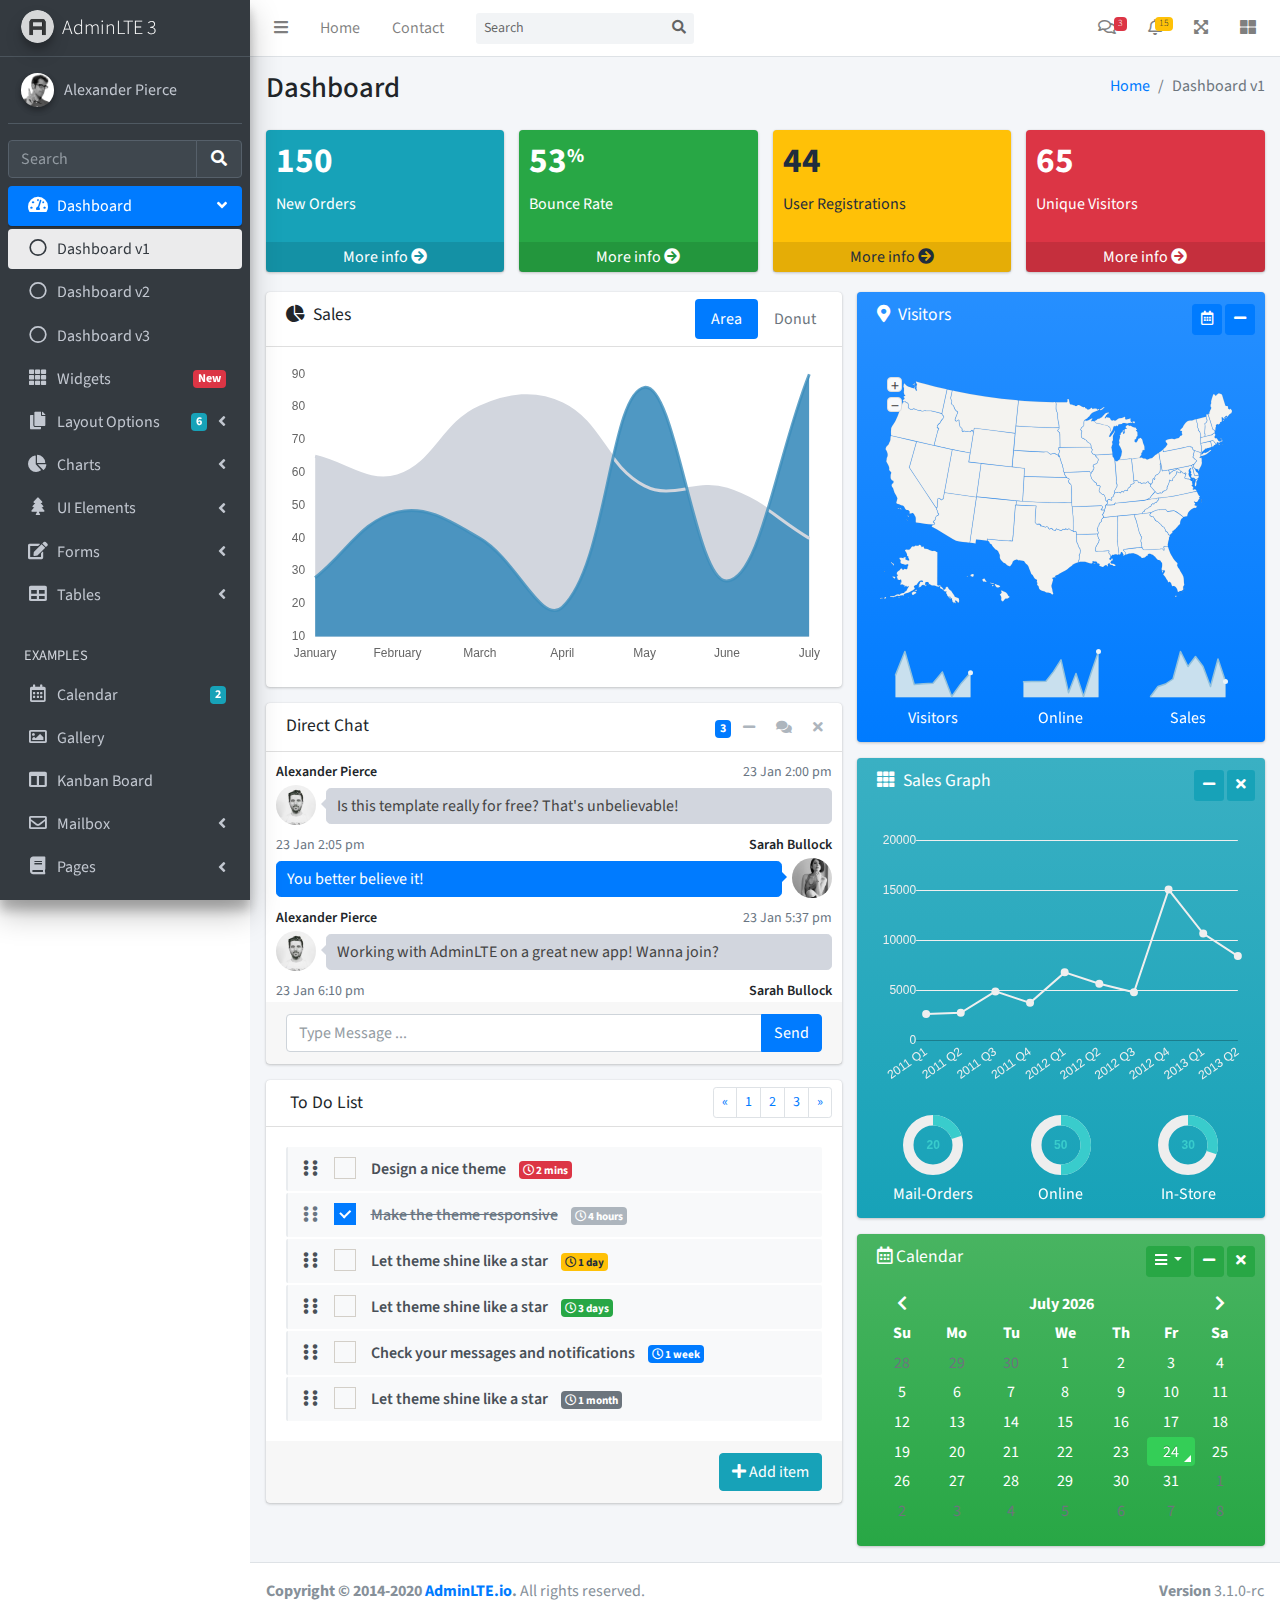
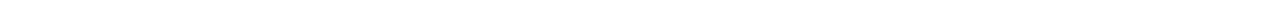
<file: src/main/webapp/resources/index.html>
<!DOCTYPE html>
<html lang="en">
<head>
  <meta charset="utf-8">
  <meta name="viewport" content="width=device-width, initial-scale=1">
  <title>AdminLTE 3 | Dashboard</title>

  <!-- Google Font: Source Sans Pro -->
  <link rel="stylesheet" href="https://fonts.googleapis.com/css?family=Source+Sans+Pro:300,400,400i,700&display=fallback">
  <!-- Font Awesome -->
  <link rel="stylesheet" href="plugins/fontawesome-free/css/all.min.css">
  <!-- Ionicons -->
  <link rel="stylesheet" href="https://code.ionicframework.com/ionicons/2.0.1/css/ionicons.min.css">
  <!-- Tempusdominus Bootstrap 4 -->
  <link rel="stylesheet" href="plugins/tempusdominus-bootstrap-4/css/tempusdominus-bootstrap-4.min.css">
  <!-- iCheck -->
  <link rel="stylesheet" href="plugins/icheck-bootstrap/icheck-bootstrap.min.css">
  <!-- JQVMap -->
  <link rel="stylesheet" href="plugins/jqvmap/jqvmap.min.css">
  <!-- Theme style -->
  <link rel="stylesheet" href="dist/css/adminlte.min.css">
  <!-- overlayScrollbars -->
  <link rel="stylesheet" href="plugins/overlayScrollbars/css/OverlayScrollbars.min.css">
  <!-- Daterange picker -->
  <link rel="stylesheet" href="plugins/daterangepicker/daterangepicker.css">
  <!-- summernote -->
  <link rel="stylesheet" href="plugins/summernote/summernote-bs4.min.css">
</head>
<body class="hold-transition sidebar-mini layout-fixed">
<div class="wrapper">

  <!-- Navbar -->
  <nav class="main-header navbar navbar-expand navbar-white navbar-light">
    <!-- Left navbar links -->
    <ul class="navbar-nav">
      <li class="nav-item">
        <a class="nav-link" data-widget="pushmenu" href="#" role="button"><i class="fas fa-bars"></i></a>
      </li>
      <li class="nav-item d-none d-sm-inline-block">
        <a href="index3.html" class="nav-link">Home</a>
      </li>
      <li class="nav-item d-none d-sm-inline-block">
        <a href="#" class="nav-link">Contact</a>
      </li>
    </ul>

    <!-- SEARCH FORM -->
    <form class="form-inline ml-3">
      <div class="input-group input-group-sm">
        <input class="form-control form-control-navbar" type="search" placeholder="Search" aria-label="Search">
        <div class="input-group-append">
          <button class="btn btn-navbar" type="submit">
            <i class="fas fa-search"></i>
          </button>
        </div>
      </div>
    </form>

    <!-- Right navbar links -->
    <ul class="navbar-nav ml-auto">
      <!-- Messages Dropdown Menu -->
      <li class="nav-item dropdown">
        <a class="nav-link" data-toggle="dropdown" href="#">
          <i class="far fa-comments"></i>
          <span class="badge badge-danger navbar-badge">3</span>
        </a>
        <div class="dropdown-menu dropdown-menu-lg dropdown-menu-right">
          <a href="#" class="dropdown-item">
            <!-- Message Start -->
            <div class="media">
              <img src="dist/img/user1-128x128.jpg" alt="User Avatar" class="img-size-50 mr-3 img-circle">
              <div class="media-body">
                <h3 class="dropdown-item-title">
                  Brad Diesel
                  <span class="float-right text-sm text-danger"><i class="fas fa-star"></i></span>
                </h3>
                <p class="text-sm">Call me whenever you can...</p>
                <p class="text-sm text-muted"><i class="far fa-clock mr-1"></i> 4 Hours Ago</p>
              </div>
            </div>
            <!-- Message End -->
          </a>
          <div class="dropdown-divider"></div>
          <a href="#" class="dropdown-item">
            <!-- Message Start -->
            <div class="media">
              <img src="dist/img/user8-128x128.jpg" alt="User Avatar" class="img-size-50 img-circle mr-3">
              <div class="media-body">
                <h3 class="dropdown-item-title">
                  John Pierce
                  <span class="float-right text-sm text-muted"><i class="fas fa-star"></i></span>
                </h3>
                <p class="text-sm">I got your message bro</p>
                <p class="text-sm text-muted"><i class="far fa-clock mr-1"></i> 4 Hours Ago</p>
              </div>
            </div>
            <!-- Message End -->
          </a>
          <div class="dropdown-divider"></div>
          <a href="#" class="dropdown-item">
            <!-- Message Start -->
            <div class="media">
              <img src="dist/img/user3-128x128.jpg" alt="User Avatar" class="img-size-50 img-circle mr-3">
              <div class="media-body">
                <h3 class="dropdown-item-title">
                  Nora Silvester
                  <span class="float-right text-sm text-warning"><i class="fas fa-star"></i></span>
                </h3>
                <p class="text-sm">The subject goes here</p>
                <p class="text-sm text-muted"><i class="far fa-clock mr-1"></i> 4 Hours Ago</p>
              </div>
            </div>
            <!-- Message End -->
          </a>
          <div class="dropdown-divider"></div>
          <a href="#" class="dropdown-item dropdown-footer">See All Messages</a>
        </div>
      </li>
      <!-- Notifications Dropdown Menu -->
      <li class="nav-item dropdown">
        <a class="nav-link" data-toggle="dropdown" href="#">
          <i class="far fa-bell"></i>
          <span class="badge badge-warning navbar-badge">15</span>
        </a>
        <div class="dropdown-menu dropdown-menu-lg dropdown-menu-right">
          <span class="dropdown-item dropdown-header">15 Notifications</span>
          <div class="dropdown-divider"></div>
          <a href="#" class="dropdown-item">
            <i class="fas fa-envelope mr-2"></i> 4 new messages
            <span class="float-right text-muted text-sm">3 mins</span>
          </a>
          <div class="dropdown-divider"></div>
          <a href="#" class="dropdown-item">
            <i class="fas fa-users mr-2"></i> 8 friend requests
            <span class="float-right text-muted text-sm">12 hours</span>
          </a>
          <div class="dropdown-divider"></div>
          <a href="#" class="dropdown-item">
            <i class="fas fa-file mr-2"></i> 3 new reports
            <span class="float-right text-muted text-sm">2 days</span>
          </a>
          <div class="dropdown-divider"></div>
          <a href="#" class="dropdown-item dropdown-footer">See All Notifications</a>
        </div>
      </li>
      <li class="nav-item">
        <a class="nav-link" data-widget="fullscreen" href="#" role="button">
          <i class="fas fa-expand-arrows-alt"></i>
        </a>
      </li>
      <li class="nav-item">
        <a class="nav-link" data-widget="control-sidebar" data-slide="true" href="#" role="button">
          <i class="fas fa-th-large"></i>
        </a>
      </li>
    </ul>
  </nav>
  <!-- /.navbar -->

  <!-- Main Sidebar Container -->
  <aside class="main-sidebar sidebar-dark-primary elevation-4">
    <!-- Brand Logo -->
    <a href="index3.html" class="brand-link">
      <img src="dist/img/AdminLTELogo.png" alt="AdminLTE Logo" class="brand-image img-circle elevation-3" style="opacity: .8">
      <span class="brand-text font-weight-light">AdminLTE 3</span>
    </a>

    <!-- Sidebar -->
    <div class="sidebar">
      <!-- Sidebar user panel (optional) -->
      <div class="user-panel mt-3 pb-3 mb-3 d-flex">
        <div class="image">
          <img src="dist/img/user2-160x160.jpg" class="img-circle elevation-2" alt="User Image">
        </div>
        <div class="info">
          <a href="#" class="d-block">Alexander Pierce</a>
        </div>
      </div>

      <!-- SidebarSearch Form -->
      <div class="form-inline">
        <div class="input-group" data-widget="sidebar-search">
          <input class="form-control form-control-sidebar" type="search" placeholder="Search" aria-label="Search">
          <div class="input-group-append">
            <button class="btn btn-sidebar">
              <i class="fas fa-search fa-fw"></i>
            </button>
          </div>
        </div>
      </div>

      <!-- Sidebar Menu -->
      <nav class="mt-2">
        <ul class="nav nav-pills nav-sidebar flex-column" data-widget="treeview" role="menu" data-accordion="false">
          <!-- Add icons to the links using the .nav-icon class
               with font-awesome or any other icon font library -->
          <li class="nav-item menu-open">
            <a href="#" class="nav-link active">
              <i class="nav-icon fas fa-tachometer-alt"></i>
              <p>
                Dashboard
                <i class="right fas fa-angle-left"></i>
              </p>
            </a>
            <ul class="nav nav-treeview">
              <li class="nav-item">
                <a href="./index.html" class="nav-link active">
                  <i class="far fa-circle nav-icon"></i>
                  <p>Dashboard v1</p>
                </a>
              </li>
              <li class="nav-item">
                <a href="./index2.html" class="nav-link">
                  <i class="far fa-circle nav-icon"></i>
                  <p>Dashboard v2</p>
                </a>
              </li>
              <li class="nav-item">
                <a href="./index3.html" class="nav-link">
                  <i class="far fa-circle nav-icon"></i>
                  <p>Dashboard v3</p>
                </a>
              </li>
            </ul>
          </li>
          <li class="nav-item">
            <a href="pages/widgets.html" class="nav-link">
              <i class="nav-icon fas fa-th"></i>
              <p>
                Widgets
                <span class="right badge badge-danger">New</span>
              </p>
            </a>
          </li>
          <li class="nav-item">
            <a href="#" class="nav-link">
              <i class="nav-icon fas fa-copy"></i>
              <p>
                Layout Options
                <i class="fas fa-angle-left right"></i>
                <span class="badge badge-info right">6</span>
              </p>
            </a>
            <ul class="nav nav-treeview">
              <li class="nav-item">
                <a href="pages/layout/top-nav.html" class="nav-link">
                  <i class="far fa-circle nav-icon"></i>
                  <p>Top Navigation</p>
                </a>
              </li>
              <li class="nav-item">
                <a href="pages/layout/top-nav-sidebar.html" class="nav-link">
                  <i class="far fa-circle nav-icon"></i>
                  <p>Top Navigation + Sidebar</p>
                </a>
              </li>
              <li class="nav-item">
                <a href="pages/layout/boxed.html" class="nav-link">
                  <i class="far fa-circle nav-icon"></i>
                  <p>Boxed</p>
                </a>
              </li>
              <li class="nav-item">
                <a href="pages/layout/fixed-sidebar.html" class="nav-link">
                  <i class="far fa-circle nav-icon"></i>
                  <p>Fixed Sidebar</p>
                </a>
              </li>
              <li class="nav-item">
                <a href="pages/layout/fixed-sidebar-custom.html" class="nav-link">
                  <i class="far fa-circle nav-icon"></i>
                  <p>Fixed Sidebar <small>+ Custom Area</small></p>
                </a>
              </li>
              <li class="nav-item">
                <a href="pages/layout/fixed-topnav.html" class="nav-link">
                  <i class="far fa-circle nav-icon"></i>
                  <p>Fixed Navbar</p>
                </a>
              </li>
              <li class="nav-item">
                <a href="pages/layout/fixed-footer.html" class="nav-link">
                  <i class="far fa-circle nav-icon"></i>
                  <p>Fixed Footer</p>
                </a>
              </li>
              <li class="nav-item">
                <a href="pages/layout/collapsed-sidebar.html" class="nav-link">
                  <i class="far fa-circle nav-icon"></i>
                  <p>Collapsed Sidebar</p>
                </a>
              </li>
            </ul>
          </li>
          <li class="nav-item">
            <a href="#" class="nav-link">
              <i class="nav-icon fas fa-chart-pie"></i>
              <p>
                Charts
                <i class="right fas fa-angle-left"></i>
              </p>
            </a>
            <ul class="nav nav-treeview">
              <li class="nav-item">
                <a href="pages/charts/chartjs.html" class="nav-link">
                  <i class="far fa-circle nav-icon"></i>
                  <p>ChartJS</p>
                </a>
              </li>
              <li class="nav-item">
                <a href="pages/charts/flot.html" class="nav-link">
                  <i class="far fa-circle nav-icon"></i>
                  <p>Flot</p>
                </a>
              </li>
              <li class="nav-item">
                <a href="pages/charts/inline.html" class="nav-link">
                  <i class="far fa-circle nav-icon"></i>
                  <p>Inline</p>
                </a>
              </li>
              <li class="nav-item">
                <a href="pages/charts/uplot.html" class="nav-link">
                  <i class="far fa-circle nav-icon"></i>
                  <p>uPlot</p>
                </a>
              </li>
            </ul>
          </li>
          <li class="nav-item">
            <a href="#" class="nav-link">
              <i class="nav-icon fas fa-tree"></i>
              <p>
                UI Elements
                <i class="fas fa-angle-left right"></i>
              </p>
            </a>
            <ul class="nav nav-treeview">
              <li class="nav-item">
                <a href="pages/UI/general.html" class="nav-link">
                  <i class="far fa-circle nav-icon"></i>
                  <p>General</p>
                </a>
              </li>
              <li class="nav-item">
                <a href="pages/UI/icons.html" class="nav-link">
                  <i class="far fa-circle nav-icon"></i>
                  <p>Icons</p>
                </a>
              </li>
              <li class="nav-item">
                <a href="pages/UI/buttons.html" class="nav-link">
                  <i class="far fa-circle nav-icon"></i>
                  <p>Buttons</p>
                </a>
              </li>
              <li class="nav-item">
                <a href="pages/UI/sliders.html" class="nav-link">
                  <i class="far fa-circle nav-icon"></i>
                  <p>Sliders</p>
                </a>
              </li>
              <li class="nav-item">
                <a href="pages/UI/modals.html" class="nav-link">
                  <i class="far fa-circle nav-icon"></i>
                  <p>Modals & Alerts</p>
                </a>
              </li>
              <li class="nav-item">
                <a href="pages/UI/navbar.html" class="nav-link">
                  <i class="far fa-circle nav-icon"></i>
                  <p>Navbar & Tabs</p>
                </a>
              </li>
              <li class="nav-item">
                <a href="pages/UI/timeline.html" class="nav-link">
                  <i class="far fa-circle nav-icon"></i>
                  <p>Timeline</p>
                </a>
              </li>
              <li class="nav-item">
                <a href="pages/UI/ribbons.html" class="nav-link">
                  <i class="far fa-circle nav-icon"></i>
                  <p>Ribbons</p>
                </a>
              </li>
            </ul>
          </li>
          <li class="nav-item">
            <a href="#" class="nav-link">
              <i class="nav-icon fas fa-edit"></i>
              <p>
                Forms
                <i class="fas fa-angle-left right"></i>
              </p>
            </a>
            <ul class="nav nav-treeview">
              <li class="nav-item">
                <a href="pages/forms/general.html" class="nav-link">
                  <i class="far fa-circle nav-icon"></i>
                  <p>General Elements</p>
                </a>
              </li>
              <li class="nav-item">
                <a href="pages/forms/advanced.html" class="nav-link">
                  <i class="far fa-circle nav-icon"></i>
                  <p>Advanced Elements</p>
                </a>
              </li>
              <li class="nav-item">
                <a href="pages/forms/editors.html" class="nav-link">
                  <i class="far fa-circle nav-icon"></i>
                  <p>Editors</p>
                </a>
              </li>
              <li class="nav-item">
                <a href="pages/forms/validation.html" class="nav-link">
                  <i class="far fa-circle nav-icon"></i>
                  <p>Validation</p>
                </a>
              </li>
            </ul>
          </li>
          <li class="nav-item">
            <a href="#" class="nav-link">
              <i class="nav-icon fas fa-table"></i>
              <p>
                Tables
                <i class="fas fa-angle-left right"></i>
              </p>
            </a>
            <ul class="nav nav-treeview">
              <li class="nav-item">
                <a href="pages/tables/simple.html" class="nav-link">
                  <i class="far fa-circle nav-icon"></i>
                  <p>Simple Tables</p>
                </a>
              </li>
              <li class="nav-item">
                <a href="pages/tables/data.html" class="nav-link">
                  <i class="far fa-circle nav-icon"></i>
                  <p>DataTables</p>
                </a>
              </li>
              <li class="nav-item">
                <a href="pages/tables/jsgrid.html" class="nav-link">
                  <i class="far fa-circle nav-icon"></i>
                  <p>jsGrid</p>
                </a>
              </li>
            </ul>
          </li>
          <li class="nav-header">EXAMPLES</li>
          <li class="nav-item">
            <a href="pages/calendar.html" class="nav-link">
              <i class="nav-icon far fa-calendar-alt"></i>
              <p>
                Calendar
                <span class="badge badge-info right">2</span>
              </p>
            </a>
          </li>
          <li class="nav-item">
            <a href="pages/gallery.html" class="nav-link">
              <i class="nav-icon far fa-image"></i>
              <p>
                Gallery
              </p>
            </a>
          </li>
          <li class="nav-item">
            <a href="pages/kanban.html" class="nav-link">
              <i class="nav-icon fas fa-columns"></i>
              <p>
                Kanban Board
              </p>
            </a>
          </li>
          <li class="nav-item">
            <a href="#" class="nav-link">
              <i class="nav-icon far fa-envelope"></i>
              <p>
                Mailbox
                <i class="fas fa-angle-left right"></i>
              </p>
            </a>
            <ul class="nav nav-treeview">
              <li class="nav-item">
                <a href="pages/mailbox/mailbox.html" class="nav-link">
                  <i class="far fa-circle nav-icon"></i>
                  <p>Inbox</p>
                </a>
              </li>
              <li class="nav-item">
                <a href="pages/mailbox/compose.html" class="nav-link">
                  <i class="far fa-circle nav-icon"></i>
                  <p>Compose</p>
                </a>
              </li>
              <li class="nav-item">
                <a href="pages/mailbox/read-mail.html" class="nav-link">
                  <i class="far fa-circle nav-icon"></i>
                  <p>Read</p>
                </a>
              </li>
            </ul>
          </li>
          <li class="nav-item">
            <a href="#" class="nav-link">
              <i class="nav-icon fas fa-book"></i>
              <p>
                Pages
                <i class="fas fa-angle-left right"></i>
              </p>
            </a>
            <ul class="nav nav-treeview">
              <li class="nav-item">
                <a href="pages/examples/invoice.html" class="nav-link">
                  <i class="far fa-circle nav-icon"></i>
                  <p>Invoice</p>
                </a>
              </li>
              <li class="nav-item">
                <a href="pages/examples/profile.html" class="nav-link">
                  <i class="far fa-circle nav-icon"></i>
                  <p>Profile</p>
                </a>
              </li>
              <li class="nav-item">
                <a href="pages/examples/e-commerce.html" class="nav-link">
                  <i class="far fa-circle nav-icon"></i>
                  <p>E-commerce</p>
                </a>
              </li>
              <li class="nav-item">
                <a href="pages/examples/projects.html" class="nav-link">
                  <i class="far fa-circle nav-icon"></i>
                  <p>Projects</p>
                </a>
              </li>
              <li class="nav-item">
                <a href="pages/examples/project-add.html" class="nav-link">
                  <i class="far fa-circle nav-icon"></i>
                  <p>Project Add</p>
                </a>
              </li>
              <li class="nav-item">
                <a href="pages/examples/project-edit.html" class="nav-link">
                  <i class="far fa-circle nav-icon"></i>
                  <p>Project Edit</p>
                </a>
              </li>
              <li class="nav-item">
                <a href="pages/examples/project-detail.html" class="nav-link">
                  <i class="far fa-circle nav-icon"></i>
                  <p>Project Detail</p>
                </a>
              </li>
              <li class="nav-item">
                <a href="pages/examples/contacts.html" class="nav-link">
                  <i class="far fa-circle nav-icon"></i>
                  <p>Contacts</p>
                </a>
              </li>
              <li class="nav-item">
                <a href="pages/examples/faq.html" class="nav-link">
                  <i class="far fa-circle nav-icon"></i>
                  <p>FAQ</p>
                </a>
              </li>
              <li class="nav-item">
                <a href="pages/examples/contact-us.html" class="nav-link">
                  <i class="far fa-circle nav-icon"></i>
                  <p>Contact us</p>
                </a>
              </li>
            </ul>
          </li>
          <li class="nav-item">
            <a href="#" class="nav-link">
              <i class="nav-icon far fa-plus-square"></i>
              <p>
                Extras
                <i class="fas fa-angle-left right"></i>
              </p>
            </a>
            <ul class="nav nav-treeview">
              <li class="nav-item">
                <a href="#" class="nav-link">
                  <i class="far fa-circle nav-icon"></i>
                  <p>
                    Login & Register v1
                    <i class="fas fa-angle-left right"></i>
                  </p>
                </a>
                <ul class="nav nav-treeview">
                  <li class="nav-item">
                    <a href="pages/examples/login.html" class="nav-link">
                      <i class="far fa-circle nav-icon"></i>
                      <p>Login v1</p>
                    </a>
                  </li>
                  <li class="nav-item">
                    <a href="pages/examples/register.html" class="nav-link">
                      <i class="far fa-circle nav-icon"></i>
                      <p>Register v1</p>
                    </a>
                  </li>
                  <li class="nav-item">
                    <a href="pages/examples/forgot-password.html" class="nav-link">
                      <i class="far fa-circle nav-icon"></i>
                      <p>Forgot Password v1</p>
                    </a>
                  </li>
                  <li class="nav-item">
                    <a href="pages/examples/recover-password.html" class="nav-link">
                      <i class="far fa-circle nav-icon"></i>
                      <p>Recover Password v1</p>
                    </a>
                  </li>
                </ul>
              </li>
              <li class="nav-item">
                <a href="#" class="nav-link">
                  <i class="far fa-circle nav-icon"></i>
                  <p>
                    Login & Register v2
                    <i class="fas fa-angle-left right"></i>
                  </p>
                </a>
                <ul class="nav nav-treeview">
                  <li class="nav-item">
                    <a href="pages/examples/login-v2.html" class="nav-link">
                      <i class="far fa-circle nav-icon"></i>
                      <p>Login v2</p>
                    </a>
                  </li>
                  <li class="nav-item">
                    <a href="pages/examples/register-v2.html" class="nav-link">
                      <i class="far fa-circle nav-icon"></i>
                      <p>Register v2</p>
                    </a>
                  </li>
                  <li class="nav-item">
                    <a href="pages/examples/forgot-password-v2.html" class="nav-link">
                      <i class="far fa-circle nav-icon"></i>
                      <p>Forgot Password v2</p>
                    </a>
                  </li>
                  <li class="nav-item">
                    <a href="pages/examples/recover-password-v2.html" class="nav-link">
                      <i class="far fa-circle nav-icon"></i>
                      <p>Recover Password v2</p>
                    </a>
                  </li>
                </ul>
              </li>
              <li class="nav-item">
                <a href="pages/examples/lockscreen.html" class="nav-link">
                  <i class="far fa-circle nav-icon"></i>
                  <p>Lockscreen</p>
                </a>
              </li>
              <li class="nav-item">
                <a href="pages/examples/legacy-user-menu.html" class="nav-link">
                  <i class="far fa-circle nav-icon"></i>
                  <p>Legacy User Menu</p>
                </a>
              </li>
              <li class="nav-item">
                <a href="pages/examples/language-menu.html" class="nav-link">
                  <i class="far fa-circle nav-icon"></i>
                  <p>Language Menu</p>
                </a>
              </li>
              <li class="nav-item">
                <a href="pages/examples/404.html" class="nav-link">
                  <i class="far fa-circle nav-icon"></i>
                  <p>Error 404</p>
                </a>
              </li>
              <li class="nav-item">
                <a href="pages/examples/500.html" class="nav-link">
                  <i class="far fa-circle nav-icon"></i>
                  <p>Error 500</p>
                </a>
              </li>
              <li class="nav-item">
                <a href="pages/examples/pace.html" class="nav-link">
                  <i class="far fa-circle nav-icon"></i>
                  <p>Pace</p>
                </a>
              </li>
              <li class="nav-item">
                <a href="pages/examples/blank.html" class="nav-link">
                  <i class="far fa-circle nav-icon"></i>
                  <p>Blank Page</p>
                </a>
              </li>
              <li class="nav-item">
                <a href="starter.html" class="nav-link">
                  <i class="far fa-circle nav-icon"></i>
                  <p>Starter Page</p>
                </a>
              </li>
            </ul>
          </li>
          <li class="nav-item">
            <a href="#" class="nav-link">
              <i class="nav-icon fas fa-search"></i>
              <p>
                Search
                <i class="fas fa-angle-left right"></i>
              </p>
            </a>
            <ul class="nav nav-treeview">
              <li class="nav-item">
                <a href="pages/search/simple.html" class="nav-link">
                  <i class="far fa-circle nav-icon"></i>
                  <p>Simple Search</p>
                </a>
              </li>
              <li class="nav-item">
                <a href="pages/search/enhanced.html" class="nav-link">
                  <i class="far fa-circle nav-icon"></i>
                  <p>Enhanced</p>
                </a>
              </li>
            </ul>
          </li>
          <li class="nav-header">MISCELLANEOUS</li>
          <li class="nav-item">
            <a href="iframe.html" class="nav-link">
              <i class="nav-icon fas fa-ellipsis-h"></i>
              <p>Tabbed IFrame Plugin</p>
            </a>
          </li>
          <li class="nav-item">
            <a href="https://adminlte.io/docs/3.1/" class="nav-link">
              <i class="nav-icon fas fa-file"></i>
              <p>Documentation</p>
            </a>
          </li>
          <li class="nav-header">MULTI LEVEL EXAMPLE</li>
          <li class="nav-item">
            <a href="#" class="nav-link">
              <i class="fas fa-circle nav-icon"></i>
              <p>Level 1</p>
            </a>
          </li>
          <li class="nav-item">
            <a href="#" class="nav-link">
              <i class="nav-icon fas fa-circle"></i>
              <p>
                Level 1
                <i class="right fas fa-angle-left"></i>
              </p>
            </a>
            <ul class="nav nav-treeview">
              <li class="nav-item">
                <a href="#" class="nav-link">
                  <i class="far fa-circle nav-icon"></i>
                  <p>Level 2</p>
                </a>
              </li>
              <li class="nav-item">
                <a href="#" class="nav-link">
                  <i class="far fa-circle nav-icon"></i>
                  <p>
                    Level 2
                    <i class="right fas fa-angle-left"></i>
                  </p>
                </a>
                <ul class="nav nav-treeview">
                  <li class="nav-item">
                    <a href="#" class="nav-link">
                      <i class="far fa-dot-circle nav-icon"></i>
                      <p>Level 3</p>
                    </a>
                  </li>
                  <li class="nav-item">
                    <a href="#" class="nav-link">
                      <i class="far fa-dot-circle nav-icon"></i>
                      <p>Level 3</p>
                    </a>
                  </li>
                  <li class="nav-item">
                    <a href="#" class="nav-link">
                      <i class="far fa-dot-circle nav-icon"></i>
                      <p>Level 3</p>
                    </a>
                  </li>
                </ul>
              </li>
              <li class="nav-item">
                <a href="#" class="nav-link">
                  <i class="far fa-circle nav-icon"></i>
                  <p>Level 2</p>
                </a>
              </li>
            </ul>
          </li>
          <li class="nav-item">
            <a href="#" class="nav-link">
              <i class="fas fa-circle nav-icon"></i>
              <p>Level 1</p>
            </a>
          </li>
          <li class="nav-header">LABELS</li>
          <li class="nav-item">
            <a href="#" class="nav-link">
              <i class="nav-icon far fa-circle text-danger"></i>
              <p class="text">Important</p>
            </a>
          </li>
          <li class="nav-item">
            <a href="#" class="nav-link">
              <i class="nav-icon far fa-circle text-warning"></i>
              <p>Warning</p>
            </a>
          </li>
          <li class="nav-item">
            <a href="#" class="nav-link">
              <i class="nav-icon far fa-circle text-info"></i>
              <p>Informational</p>
            </a>
          </li>
        </ul>
      </nav>
      <!-- /.sidebar-menu -->
    </div>
    <!-- /.sidebar -->
  </aside>

  <!-- Content Wrapper. Contains page content -->
  <div class="content-wrapper">
    <!-- Content Header (Page header) -->
    <div class="content-header">
      <div class="container-fluid">
        <div class="row mb-2">
          <div class="col-sm-6">
            <h1 class="m-0">Dashboard</h1>
          </div><!-- /.col -->
          <div class="col-sm-6">
            <ol class="breadcrumb float-sm-right">
              <li class="breadcrumb-item"><a href="#">Home</a></li>
              <li class="breadcrumb-item active">Dashboard v1</li>
            </ol>
          </div><!-- /.col -->
        </div><!-- /.row -->
      </div><!-- /.container-fluid -->
    </div>
    <!-- /.content-header -->

    <!-- Main content -->
    <section class="content">
      <div class="container-fluid">
        <!-- Small boxes (Stat box) -->
        <div class="row">
          <div class="col-lg-3 col-6">
            <!-- small box -->
            <div class="small-box bg-info">
              <div class="inner">
                <h3>150</h3>

                <p>New Orders</p>
              </div>
              <div class="icon">
                <i class="ion ion-bag"></i>
              </div>
              <a href="#" class="small-box-footer">More info <i class="fas fa-arrow-circle-right"></i></a>
            </div>
          </div>
          <!-- ./col -->
          <div class="col-lg-3 col-6">
            <!-- small box -->
            <div class="small-box bg-success">
              <div class="inner">
                <h3>53<sup style="font-size: 20px">%</sup></h3>

                <p>Bounce Rate</p>
              </div>
              <div class="icon">
                <i class="ion ion-stats-bars"></i>
              </div>
              <a href="#" class="small-box-footer">More info <i class="fas fa-arrow-circle-right"></i></a>
            </div>
          </div>
          <!-- ./col -->
          <div class="col-lg-3 col-6">
            <!-- small box -->
            <div class="small-box bg-warning">
              <div class="inner">
                <h3>44</h3>

                <p>User Registrations</p>
              </div>
              <div class="icon">
                <i class="ion ion-person-add"></i>
              </div>
              <a href="#" class="small-box-footer">More info <i class="fas fa-arrow-circle-right"></i></a>
            </div>
          </div>
          <!-- ./col -->
          <div class="col-lg-3 col-6">
            <!-- small box -->
            <div class="small-box bg-danger">
              <div class="inner">
                <h3>65</h3>

                <p>Unique Visitors</p>
              </div>
              <div class="icon">
                <i class="ion ion-pie-graph"></i>
              </div>
              <a href="#" class="small-box-footer">More info <i class="fas fa-arrow-circle-right"></i></a>
            </div>
          </div>
          <!-- ./col -->
        </div>
        <!-- /.row -->
        <!-- Main row -->
        <div class="row">
          <!-- Left col -->
          <section class="col-lg-7 connectedSortable">
            <!-- Custom tabs (Charts with tabs)-->
            <div class="card">
              <div class="card-header">
                <h3 class="card-title">
                  <i class="fas fa-chart-pie mr-1"></i>
                  Sales
                </h3>
                <div class="card-tools">
                  <ul class="nav nav-pills ml-auto">
                    <li class="nav-item">
                      <a class="nav-link active" href="#revenue-chart" data-toggle="tab">Area</a>
                    </li>
                    <li class="nav-item">
                      <a class="nav-link" href="#sales-chart" data-toggle="tab">Donut</a>
                    </li>
                  </ul>
                </div>
              </div><!-- /.card-header -->
              <div class="card-body">
                <div class="tab-content p-0">
                  <!-- Morris chart - Sales -->
                  <div class="chart tab-pane active" id="revenue-chart"
                       style="position: relative; height: 300px;">
                      <canvas id="revenue-chart-canvas" height="300" style="height: 300px;"></canvas>
                   </div>
                  <div class="chart tab-pane" id="sales-chart" style="position: relative; height: 300px;">
                    <canvas id="sales-chart-canvas" height="300" style="height: 300px;"></canvas>
                  </div>
                </div>
              </div><!-- /.card-body -->
            </div>
            <!-- /.card -->

            <!-- DIRECT CHAT -->
            <div class="card direct-chat direct-chat-primary">
              <div class="card-header">
                <h3 class="card-title">Direct Chat</h3>

                <div class="card-tools">
                  <span title="3 New Messages" class="badge badge-primary">3</span>
                  <button type="button" class="btn btn-tool" data-card-widget="collapse">
                    <i class="fas fa-minus"></i>
                  </button>
                  <button type="button" class="btn btn-tool" title="Contacts" data-widget="chat-pane-toggle">
                    <i class="fas fa-comments"></i>
                  </button>
                  <button type="button" class="btn btn-tool" data-card-widget="remove">
                    <i class="fas fa-times"></i>
                  </button>
                </div>
              </div>
              <!-- /.card-header -->
              <div class="card-body">
                <!-- Conversations are loaded here -->
                <div class="direct-chat-messages">
                  <!-- Message. Default to the left -->
                  <div class="direct-chat-msg">
                    <div class="direct-chat-infos clearfix">
                      <span class="direct-chat-name float-left">Alexander Pierce</span>
                      <span class="direct-chat-timestamp float-right">23 Jan 2:00 pm</span>
                    </div>
                    <!-- /.direct-chat-infos -->
                    <img class="direct-chat-img" src="dist/img/user1-128x128.jpg" alt="message user image">
                    <!-- /.direct-chat-img -->
                    <div class="direct-chat-text">
                      Is this template really for free? That's unbelievable!
                    </div>
                    <!-- /.direct-chat-text -->
                  </div>
                  <!-- /.direct-chat-msg -->

                  <!-- Message to the right -->
                  <div class="direct-chat-msg right">
                    <div class="direct-chat-infos clearfix">
                      <span class="direct-chat-name float-right">Sarah Bullock</span>
                      <span class="direct-chat-timestamp float-left">23 Jan 2:05 pm</span>
                    </div>
                    <!-- /.direct-chat-infos -->
                    <img class="direct-chat-img" src="dist/img/user3-128x128.jpg" alt="message user image">
                    <!-- /.direct-chat-img -->
                    <div class="direct-chat-text">
                      You better believe it!
                    </div>
                    <!-- /.direct-chat-text -->
                  </div>
                  <!-- /.direct-chat-msg -->

                  <!-- Message. Default to the left -->
                  <div class="direct-chat-msg">
                    <div class="direct-chat-infos clearfix">
                      <span class="direct-chat-name float-left">Alexander Pierce</span>
                      <span class="direct-chat-timestamp float-right">23 Jan 5:37 pm</span>
                    </div>
                    <!-- /.direct-chat-infos -->
                    <img class="direct-chat-img" src="dist/img/user1-128x128.jpg" alt="message user image">
                    <!-- /.direct-chat-img -->
                    <div class="direct-chat-text">
                      Working with AdminLTE on a great new app! Wanna join?
                    </div>
                    <!-- /.direct-chat-text -->
                  </div>
                  <!-- /.direct-chat-msg -->

                  <!-- Message to the right -->
                  <div class="direct-chat-msg right">
                    <div class="direct-chat-infos clearfix">
                      <span class="direct-chat-name float-right">Sarah Bullock</span>
                      <span class="direct-chat-timestamp float-left">23 Jan 6:10 pm</span>
                    </div>
                    <!-- /.direct-chat-infos -->
                    <img class="direct-chat-img" src="dist/img/user3-128x128.jpg" alt="message user image">
                    <!-- /.direct-chat-img -->
                    <div class="direct-chat-text">
                      I would love to.
                    </div>
                    <!-- /.direct-chat-text -->
                  </div>
                  <!-- /.direct-chat-msg -->

                </div>
                <!--/.direct-chat-messages-->

                <!-- Contacts are loaded here -->
                <div class="direct-chat-contacts">
                  <ul class="contacts-list">
                    <li>
                      <a href="#">
                        <img class="contacts-list-img" src="dist/img/user1-128x128.jpg" alt="User Avatar">

                        <div class="contacts-list-info">
                          <span class="contacts-list-name">
                            Count Dracula
                            <small class="contacts-list-date float-right">2/28/2015</small>
                          </span>
                          <span class="contacts-list-msg">How have you been? I was...</span>
                        </div>
                        <!-- /.contacts-list-info -->
                      </a>
                    </li>
                    <!-- End Contact Item -->
                    <li>
                      <a href="#">
                        <img class="contacts-list-img" src="dist/img/user7-128x128.jpg" alt="User Avatar">

                        <div class="contacts-list-info">
                          <span class="contacts-list-name">
                            Sarah Doe
                            <small class="contacts-list-date float-right">2/23/2015</small>
                          </span>
                          <span class="contacts-list-msg">I will be waiting for...</span>
                        </div>
                        <!-- /.contacts-list-info -->
                      </a>
                    </li>
                    <!-- End Contact Item -->
                    <li>
                      <a href="#">
                        <img class="contacts-list-img" src="dist/img/user3-128x128.jpg" alt="User Avatar">

                        <div class="contacts-list-info">
                          <span class="contacts-list-name">
                            Nadia Jolie
                            <small class="contacts-list-date float-right">2/20/2015</small>
                          </span>
                          <span class="contacts-list-msg">I'll call you back at...</span>
                        </div>
                        <!-- /.contacts-list-info -->
                      </a>
                    </li>
                    <!-- End Contact Item -->
                    <li>
                      <a href="#">
                        <img class="contacts-list-img" src="dist/img/user5-128x128.jpg" alt="User Avatar">

                        <div class="contacts-list-info">
                          <span class="contacts-list-name">
                            Nora S. Vans
                            <small class="contacts-list-date float-right">2/10/2015</small>
                          </span>
                          <span class="contacts-list-msg">Where is your new...</span>
                        </div>
                        <!-- /.contacts-list-info -->
                      </a>
                    </li>
                    <!-- End Contact Item -->
                    <li>
                      <a href="#">
                        <img class="contacts-list-img" src="dist/img/user6-128x128.jpg" alt="User Avatar">

                        <div class="contacts-list-info">
                          <span class="contacts-list-name">
                            John K.
                            <small class="contacts-list-date float-right">1/27/2015</small>
                          </span>
                          <span class="contacts-list-msg">Can I take a look at...</span>
                        </div>
                        <!-- /.contacts-list-info -->
                      </a>
                    </li>
                    <!-- End Contact Item -->
                    <li>
                      <a href="#">
                        <img class="contacts-list-img" src="dist/img/user8-128x128.jpg" alt="User Avatar">

                        <div class="contacts-list-info">
                          <span class="contacts-list-name">
                            Kenneth M.
                            <small class="contacts-list-date float-right">1/4/2015</small>
                          </span>
                          <span class="contacts-list-msg">Never mind I found...</span>
                        </div>
                        <!-- /.contacts-list-info -->
                      </a>
                    </li>
                    <!-- End Contact Item -->
                  </ul>
                  <!-- /.contacts-list -->
                </div>
                <!-- /.direct-chat-pane -->
              </div>
              <!-- /.card-body -->
              <div class="card-footer">
                <form action="#" method="post">
                  <div class="input-group">
                    <input type="text" name="message" placeholder="Type Message ..." class="form-control">
                    <span class="input-group-append">
                      <button type="button" class="btn btn-primary">Send</button>
                    </span>
                  </div>
                </form>
              </div>
              <!-- /.card-footer-->
            </div>
            <!--/.direct-chat -->

            <!-- TO DO List -->
            <div class="card">
              <div class="card-header">
                <h3 class="card-title">
                  <i class="ion ion-clipboard mr-1"></i>
                  To Do List
                </h3>

                <div class="card-tools">
                  <ul class="pagination pagination-sm">
                    <li class="page-item"><a href="#" class="page-link">&laquo;</a></li>
                    <li class="page-item"><a href="#" class="page-link">1</a></li>
                    <li class="page-item"><a href="#" class="page-link">2</a></li>
                    <li class="page-item"><a href="#" class="page-link">3</a></li>
                    <li class="page-item"><a href="#" class="page-link">&raquo;</a></li>
                  </ul>
                </div>
              </div>
              <!-- /.card-header -->
              <div class="card-body">
                <ul class="todo-list" data-widget="todo-list">
                  <li>
                    <!-- drag handle -->
                    <span class="handle">
                      <i class="fas fa-ellipsis-v"></i>
                      <i class="fas fa-ellipsis-v"></i>
                    </span>
                    <!-- checkbox -->
                    <div  class="icheck-primary d-inline ml-2">
                      <input type="checkbox" value="" name="todo1" id="todoCheck1">
                      <label for="todoCheck1"></label>
                    </div>
                    <!-- todo text -->
                    <span class="text">Design a nice theme</span>
                    <!-- Emphasis label -->
                    <small class="badge badge-danger"><i class="far fa-clock"></i> 2 mins</small>
                    <!-- General tools such as edit or delete-->
                    <div class="tools">
                      <i class="fas fa-edit"></i>
                      <i class="fas fa-trash-o"></i>
                    </div>
                  </li>
                  <li>
                    <span class="handle">
                      <i class="fas fa-ellipsis-v"></i>
                      <i class="fas fa-ellipsis-v"></i>
                    </span>
                    <div  class="icheck-primary d-inline ml-2">
                      <input type="checkbox" value="" name="todo2" id="todoCheck2" checked>
                      <label for="todoCheck2"></label>
                    </div>
                    <span class="text">Make the theme responsive</span>
                    <small class="badge badge-info"><i class="far fa-clock"></i> 4 hours</small>
                    <div class="tools">
                      <i class="fas fa-edit"></i>
                      <i class="fas fa-trash-o"></i>
                    </div>
                  </li>
                  <li>
                    <span class="handle">
                      <i class="fas fa-ellipsis-v"></i>
                      <i class="fas fa-ellipsis-v"></i>
                    </span>
                    <div  class="icheck-primary d-inline ml-2">
                      <input type="checkbox" value="" name="todo3" id="todoCheck3">
                      <label for="todoCheck3"></label>
                    </div>
                    <span class="text">Let theme shine like a star</span>
                    <small class="badge badge-warning"><i class="far fa-clock"></i> 1 day</small>
                    <div class="tools">
                      <i class="fas fa-edit"></i>
                      <i class="fas fa-trash-o"></i>
                    </div>
                  </li>
                  <li>
                    <span class="handle">
                      <i class="fas fa-ellipsis-v"></i>
                      <i class="fas fa-ellipsis-v"></i>
                    </span>
                    <div  class="icheck-primary d-inline ml-2">
                      <input type="checkbox" value="" name="todo4" id="todoCheck4">
                      <label for="todoCheck4"></label>
                    </div>
                    <span class="text">Let theme shine like a star</span>
                    <small class="badge badge-success"><i class="far fa-clock"></i> 3 days</small>
                    <div class="tools">
                      <i class="fas fa-edit"></i>
                      <i class="fas fa-trash-o"></i>
                    </div>
                  </li>
                  <li>
                    <span class="handle">
                      <i class="fas fa-ellipsis-v"></i>
                      <i class="fas fa-ellipsis-v"></i>
                    </span>
                    <div  class="icheck-primary d-inline ml-2">
                      <input type="checkbox" value="" name="todo5" id="todoCheck5">
                      <label for="todoCheck5"></label>
                    </div>
                    <span class="text">Check your messages and notifications</span>
                    <small class="badge badge-primary"><i class="far fa-clock"></i> 1 week</small>
                    <div class="tools">
                      <i class="fas fa-edit"></i>
                      <i class="fas fa-trash-o"></i>
                    </div>
                  </li>
                  <li>
                    <span class="handle">
                      <i class="fas fa-ellipsis-v"></i>
                      <i class="fas fa-ellipsis-v"></i>
                    </span>
                    <div  class="icheck-primary d-inline ml-2">
                      <input type="checkbox" value="" name="todo6" id="todoCheck6">
                      <label for="todoCheck6"></label>
                    </div>
                    <span class="text">Let theme shine like a star</span>
                    <small class="badge badge-secondary"><i class="far fa-clock"></i> 1 month</small>
                    <div class="tools">
                      <i class="fas fa-edit"></i>
                      <i class="fas fa-trash-o"></i>
                    </div>
                  </li>
                </ul>
              </div>
              <!-- /.card-body -->
              <div class="card-footer clearfix">
                <button type="button" class="btn btn-info float-right"><i class="fas fa-plus"></i> Add item</button>
              </div>
            </div>
            <!-- /.card -->
          </section>
          <!-- /.Left col -->
          <!-- right col (We are only adding the ID to make the widgets sortable)-->
          <section class="col-lg-5 connectedSortable">

            <!-- Map card -->
            <div class="card bg-gradient-primary">
              <div class="card-header border-0">
                <h3 class="card-title">
                  <i class="fas fa-map-marker-alt mr-1"></i>
                  Visitors
                </h3>
                <!-- card tools -->
                <div class="card-tools">
                  <button type="button" class="btn btn-primary btn-sm daterange" title="Date range">
                    <i class="far fa-calendar-alt"></i>
                  </button>
                  <button type="button" class="btn btn-primary btn-sm" data-card-widget="collapse" title="Collapse">
                    <i class="fas fa-minus"></i>
                  </button>
                </div>
                <!-- /.card-tools -->
              </div>
              <div class="card-body">
                <div id="world-map" style="height: 250px; width: 100%;"></div>
              </div>
              <!-- /.card-body-->
              <div class="card-footer bg-transparent">
                <div class="row">
                  <div class="col-4 text-center">
                    <div id="sparkline-1"></div>
                    <div class="text-white">Visitors</div>
                  </div>
                  <!-- ./col -->
                  <div class="col-4 text-center">
                    <div id="sparkline-2"></div>
                    <div class="text-white">Online</div>
                  </div>
                  <!-- ./col -->
                  <div class="col-4 text-center">
                    <div id="sparkline-3"></div>
                    <div class="text-white">Sales</div>
                  </div>
                  <!-- ./col -->
                </div>
                <!-- /.row -->
              </div>
            </div>
            <!-- /.card -->

            <!-- solid sales graph -->
            <div class="card bg-gradient-info">
              <div class="card-header border-0">
                <h3 class="card-title">
                  <i class="fas fa-th mr-1"></i>
                  Sales Graph
                </h3>

                <div class="card-tools">
                  <button type="button" class="btn bg-info btn-sm" data-card-widget="collapse">
                    <i class="fas fa-minus"></i>
                  </button>
                  <button type="button" class="btn bg-info btn-sm" data-card-widget="remove">
                    <i class="fas fa-times"></i>
                  </button>
                </div>
              </div>
              <div class="card-body">
                <canvas class="chart" id="line-chart" style="min-height: 250px; height: 250px; max-height: 250px; max-width: 100%;"></canvas>
              </div>
              <!-- /.card-body -->
              <div class="card-footer bg-transparent">
                <div class="row">
                  <div class="col-4 text-center">
                    <input type="text" class="knob" data-readonly="true" value="20" data-width="60" data-height="60"
                           data-fgColor="#39CCCC">

                    <div class="text-white">Mail-Orders</div>
                  </div>
                  <!-- ./col -->
                  <div class="col-4 text-center">
                    <input type="text" class="knob" data-readonly="true" value="50" data-width="60" data-height="60"
                           data-fgColor="#39CCCC">

                    <div class="text-white">Online</div>
                  </div>
                  <!-- ./col -->
                  <div class="col-4 text-center">
                    <input type="text" class="knob" data-readonly="true" value="30" data-width="60" data-height="60"
                           data-fgColor="#39CCCC">

                    <div class="text-white">In-Store</div>
                  </div>
                  <!-- ./col -->
                </div>
                <!-- /.row -->
              </div>
              <!-- /.card-footer -->
            </div>
            <!-- /.card -->

            <!-- Calendar -->
            <div class="card bg-gradient-success">
              <div class="card-header border-0">

                <h3 class="card-title">
                  <i class="far fa-calendar-alt"></i>
                  Calendar
                </h3>
                <!-- tools card -->
                <div class="card-tools">
                  <!-- button with a dropdown -->
                  <div class="btn-group">
                    <button type="button" class="btn btn-success btn-sm dropdown-toggle" data-toggle="dropdown" data-offset="-52">
                      <i class="fas fa-bars"></i>
                    </button>
                    <div class="dropdown-menu" role="menu">
                      <a href="#" class="dropdown-item">Add new event</a>
                      <a href="#" class="dropdown-item">Clear events</a>
                      <div class="dropdown-divider"></div>
                      <a href="#" class="dropdown-item">View calendar</a>
                    </div>
                  </div>
                  <button type="button" class="btn btn-success btn-sm" data-card-widget="collapse">
                    <i class="fas fa-minus"></i>
                  </button>
                  <button type="button" class="btn btn-success btn-sm" data-card-widget="remove">
                    <i class="fas fa-times"></i>
                  </button>
                </div>
                <!-- /. tools -->
              </div>
              <!-- /.card-header -->
              <div class="card-body pt-0">
                <!--The calendar -->
                <div id="calendar" style="width: 100%"></div>
              </div>
              <!-- /.card-body -->
            </div>
            <!-- /.card -->
          </section>
          <!-- right col -->
        </div>
        <!-- /.row (main row) -->
      </div><!-- /.container-fluid -->
    </section>
    <!-- /.content -->
  </div>
  <!-- /.content-wrapper -->
  <footer class="main-footer">
    <strong>Copyright &copy; 2014-2020 <a href="https://adminlte.io">AdminLTE.io</a>.</strong>
    All rights reserved.
    <div class="float-right d-none d-sm-inline-block">
      <b>Version</b> 3.1.0-rc
    </div>
  </footer>

  <!-- Control Sidebar -->
  <aside class="control-sidebar control-sidebar-dark">
    <!-- Control sidebar content goes here -->
  </aside>
  <!-- /.control-sidebar -->
</div>
<!-- ./wrapper -->

<!-- jQuery -->
<script src="plugins/jquery/jquery.min.js"></script>
<!-- jQuery UI 1.11.4 -->
<script src="plugins/jquery-ui/jquery-ui.min.js"></script>
<!-- Resolve conflict in jQuery UI tooltip with Bootstrap tooltip -->
<script>
  $.widget.bridge('uibutton', $.ui.button)
</script>
<!-- Bootstrap 4 -->
<script src="plugins/bootstrap/js/bootstrap.bundle.min.js"></script>
<!-- ChartJS -->
<script src="plugins/chart.js/Chart.min.js"></script>
<!-- Sparkline -->
<script src="plugins/sparklines/sparkline.js"></script>
<!-- JQVMap -->
<script src="plugins/jqvmap/jquery.vmap.min.js"></script>
<script src="plugins/jqvmap/maps/jquery.vmap.usa.js"></script>
<!-- jQuery Knob Chart -->
<script src="plugins/jquery-knob/jquery.knob.min.js"></script>
<!-- daterangepicker -->
<script src="plugins/moment/moment.min.js"></script>
<script src="plugins/daterangepicker/daterangepicker.js"></script>
<!-- Tempusdominus Bootstrap 4 -->
<script src="plugins/tempusdominus-bootstrap-4/js/tempusdominus-bootstrap-4.min.js"></script>
<!-- Summernote -->
<script src="plugins/summernote/summernote-bs4.min.js"></script>
<!-- overlayScrollbars -->
<script src="plugins/overlayScrollbars/js/jquery.overlayScrollbars.min.js"></script>
<!-- AdminLTE App -->
<script src="dist/js/adminlte.js"></script>
<!-- AdminLTE for demo purposes -->
<script src="dist/js/demo.js"></script>
<!-- AdminLTE dashboard demo (This is only for demo purposes) -->
<script src="dist/js/pages/dashboard.js"></script>
</body>
</html>
</file>
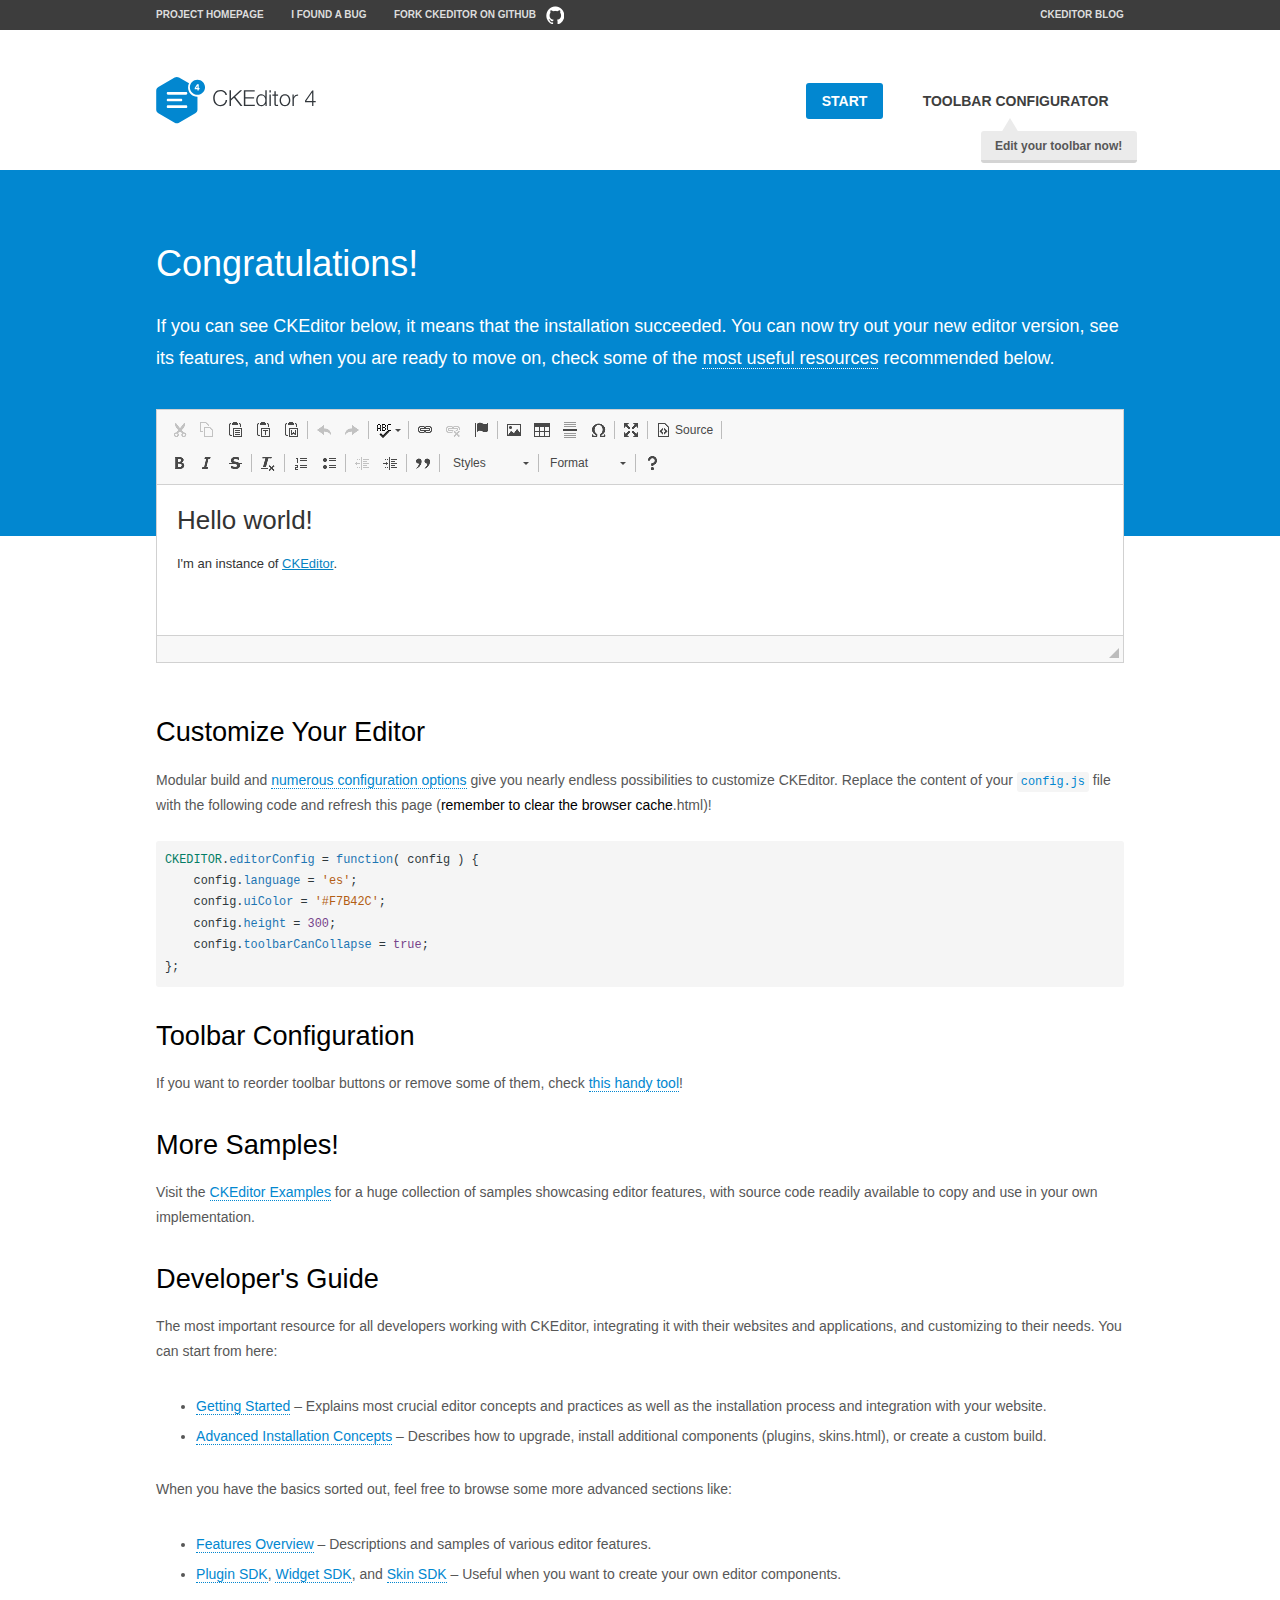
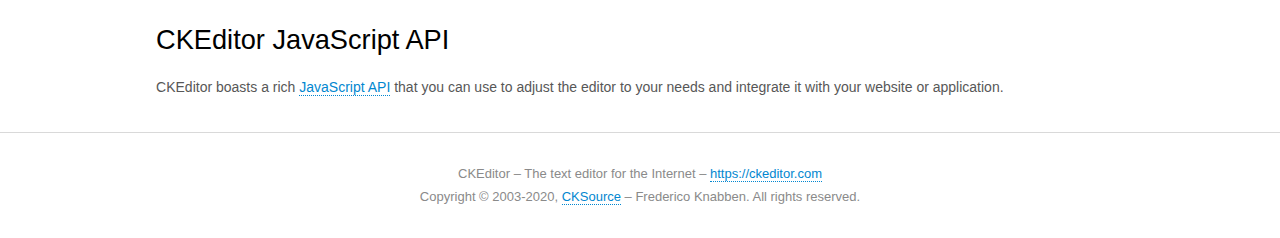
<file: src/main/webapp/resources/home/js/ckeditor/samples/index.html>
<!DOCTYPE html>
<!--
Copyright (c) 2003-2020, CKSource - Frederico Knabben. All rights reserved.
For licensing, see LICENSE.md or https://ckeditor.com/legal/ckeditor-oss-license
-->
<html lang="en">
<head>
	<meta charset="utf-8">
	<title>CKEditor Sample</title>
	<script src="../ckeditor.js"></script>
	<script src="js/sample.js"></script>
	<link rel="stylesheet" href="css/samples.css">
	<link rel="stylesheet" href="toolbarconfigurator/lib/codemirror/neo.css">
	<meta name="viewport" content="width=device-width,initial-scale=1">
	<meta name="description" content="Try the latest sample of CKEditor 4 and learn more about customizing your WYSIWYG editor with endless possibilities.">
</head>
<body id="main">

<nav class="navigation-a">
	<div class="grid-container">
		<ul class="navigation-a-left grid-width-70">
			<li><a href="https://ckeditor.com/ckeditor-4/">Project Homepage</a></li>
			<li><a href="https://github.com/ckeditor/ckeditor4/issues">I found a bug</a></li>
			<li><a href="https://github.com/ckeditor/ckeditor4" class="icon-pos-right icon-navigation-a-github">Fork CKEditor on GitHub</a></li>
		</ul>
		<ul class="navigation-a-right grid-width-30">
			<li><a href="https://ckeditor.com/blog/">CKEditor Blog</a></li>
		</ul>
	</div>
</nav>

<header class="header-a">
	<div class="grid-container">
		<h1 class="header-a-logo grid-width-30">
			<a href="index.html"><img src="img/logo.svg" onerror="this.src='img/logo.png'; this.onerror=null;" alt="CKEditor Sample"></a>
		</h1>

		<nav class="navigation-b grid-width-70">
			<ul>
				<li><a href="index.html" class="button-a button-a-background">Start</a></li>
				<li><a href="toolbarconfigurator/index.html" class="button-a">Toolbar configurator <span class="balloon-a balloon-a-nw">Edit your toolbar now!</span></a></li>
			</ul>
		</nav>
	</div>
</header>

<main>
	<div class="adjoined-top">
		<div class="grid-container">
			<div class="content grid-width-100">
				<h1>Congratulations!</h1>
				<p>
					If you can see CKEditor below, it means that the installation succeeded.
					You can now try out your new editor version, see its features, and when you are ready to move on, check some of the <a href="#sample-customize">most useful resources</a> recommended below.
				</p>
			</div>
		</div>
	</div>
	<div class="adjoined-bottom">
		<div class="grid-container">
			<div class="grid-width-100">
				<div id="editor">
					<h1>Hello world!</h1>
					<p>I'm an instance of <a href="https://ckeditor.com">CKEditor</a>.</p>
				</div>
			</div>
		</div>
	</div>

	<div class="grid-container">
		<div class="content grid-width-100">
			<section id="sample-customize">
				<h2>Customize Your Editor</h2>
				<p>Modular build and <a href="https://ckeditor.com/docs/ckeditor4/latest/guide/dev_configuration.html">numerous configuration options</a> give you nearly endless possibilities to customize CKEditor. Replace the content of your <code><a href="../config.js">config.js</a></code> file with the following code and refresh this page (<strong>remember to clear the browser cache</strong>.html)!</p>
		<pre class="cm-s-neo CodeMirror"><code><span style="padding-right: 0.1px;"><span class="cm-variable">CKEDITOR</span>.<span class="cm-property">editorConfig</span> <span class="cm-operator">=</span> <span class="cm-keyword">function</span>( <span class="cm-def">config</span> ) {</span>
<span style="padding-right: 0.1px;"><span class="cm-tab">	</span><span class="cm-variable-2">config</span>.<span class="cm-property">language</span> <span class="cm-operator">=</span> <span class="cm-string">'es'</span>;</span>
<span style="padding-right: 0.1px;"><span class="cm-tab">	</span><span class="cm-variable-2">config</span>.<span class="cm-property">uiColor</span> <span class="cm-operator">=</span> <span class="cm-string">'#F7B42C'</span>;</span>
<span style="padding-right: 0.1px;"><span class="cm-tab">	</span><span class="cm-variable-2">config</span>.<span class="cm-property">height</span> <span class="cm-operator">=</span> <span class="cm-number">300</span>;</span>
<span style="padding-right: 0.1px;"><span class="cm-tab">	</span><span class="cm-variable-2">config</span>.<span class="cm-property">toolbarCanCollapse</span> <span class="cm-operator">=</span> <span class="cm-atom">true</span>;</span>
<span style="padding-right: 0.1px;">};</span></code></pre>
			</section>

			<section>
				<h2>Toolbar Configuration</h2>
				<p>If you want to reorder toolbar buttons or remove some of them, check <a href="toolbarconfigurator/index.html">this handy tool</a>!</p>
			</section>

			<section>
				<h2>More Samples!</h2>
				<p>Visit the <a href="https://ckeditor.com/docs/ckeditor4/latest/examples/index.html">CKEditor Examples</a> for a huge collection of samples showcasing editor features, with source code readily available to copy and use in your own implementation.</p>
			</section>

			<section>
				<h2>Developer's Guide</h2>
				<p>The most important resource for all developers working with CKEditor, integrating it with their websites and applications, and customizing to their needs. You can start from here:</p>
				<ul>
					<li><a href="https://ckeditor.com/docs/ckeditor4/latest/guide/dev_installation.html">Getting Started</a> &ndash; Explains most crucial editor concepts and practices as well as the installation process and integration with your website.</li>
					<li><a href="https://ckeditor.com/docs/ckeditor4/latest/guide/dev_advanced_installation.html">Advanced Installation Concepts</a> &ndash; Describes how to upgrade, install additional components (plugins, skins.html), or create a custom build.</li>
				</ul>
					<p>When you have the basics sorted out, feel free to browse some more advanced sections like:</p>
				<ul>
					<li><a href="https://ckeditor.com/docs/ckeditor4/latest/features/index.html">Features Overview</a> &ndash; Descriptions and samples of various editor features.</li>
					<li><a href="https://ckeditor.com/docs/ckeditor4/latest/guide/plugin_sdk_intro.html">Plugin SDK</a>, <a href="https://ckeditor.com/docs/ckeditor4/latest/guide/widget_sdk_intro.html">Widget SDK</a>, and <a href="https://ckeditor.com/docs/ckeditor4/latest/guide/skin_sdk_intro.html">Skin SDK</a> &ndash; Useful when you want to create your own editor components.</li>
				</ul>
			</section>

			<section>
				<h2>CKEditor JavaScript API</h2>
				<p>CKEditor boasts a rich <a href="https://ckeditor.com/docs/ckeditor4/latest/api/index.html">JavaScript API</a> that you can use to adjust the editor to your needs and integrate it with your website or application.</p>
			</section>
		</div>
	</div>
</main>

<footer class="footer-a grid-container">
	<div class="grid-container">
		<p class="grid-width-100">
			CKEditor &ndash; The text editor for the Internet &ndash; <a class="samples" href="https://ckeditor.com/">https://ckeditor.com</a>
		</p>
		<p class="grid-width-100" id="copy">
			Copyright &copy; 2003-2020, <a class="samples" href="https://cksource.com/">CKSource</a> &ndash; Frederico Knabben. All rights reserved.
		</p>
	</div>
</footer>
<script>
	initSample();
</script>

</body>
</html>
</file>
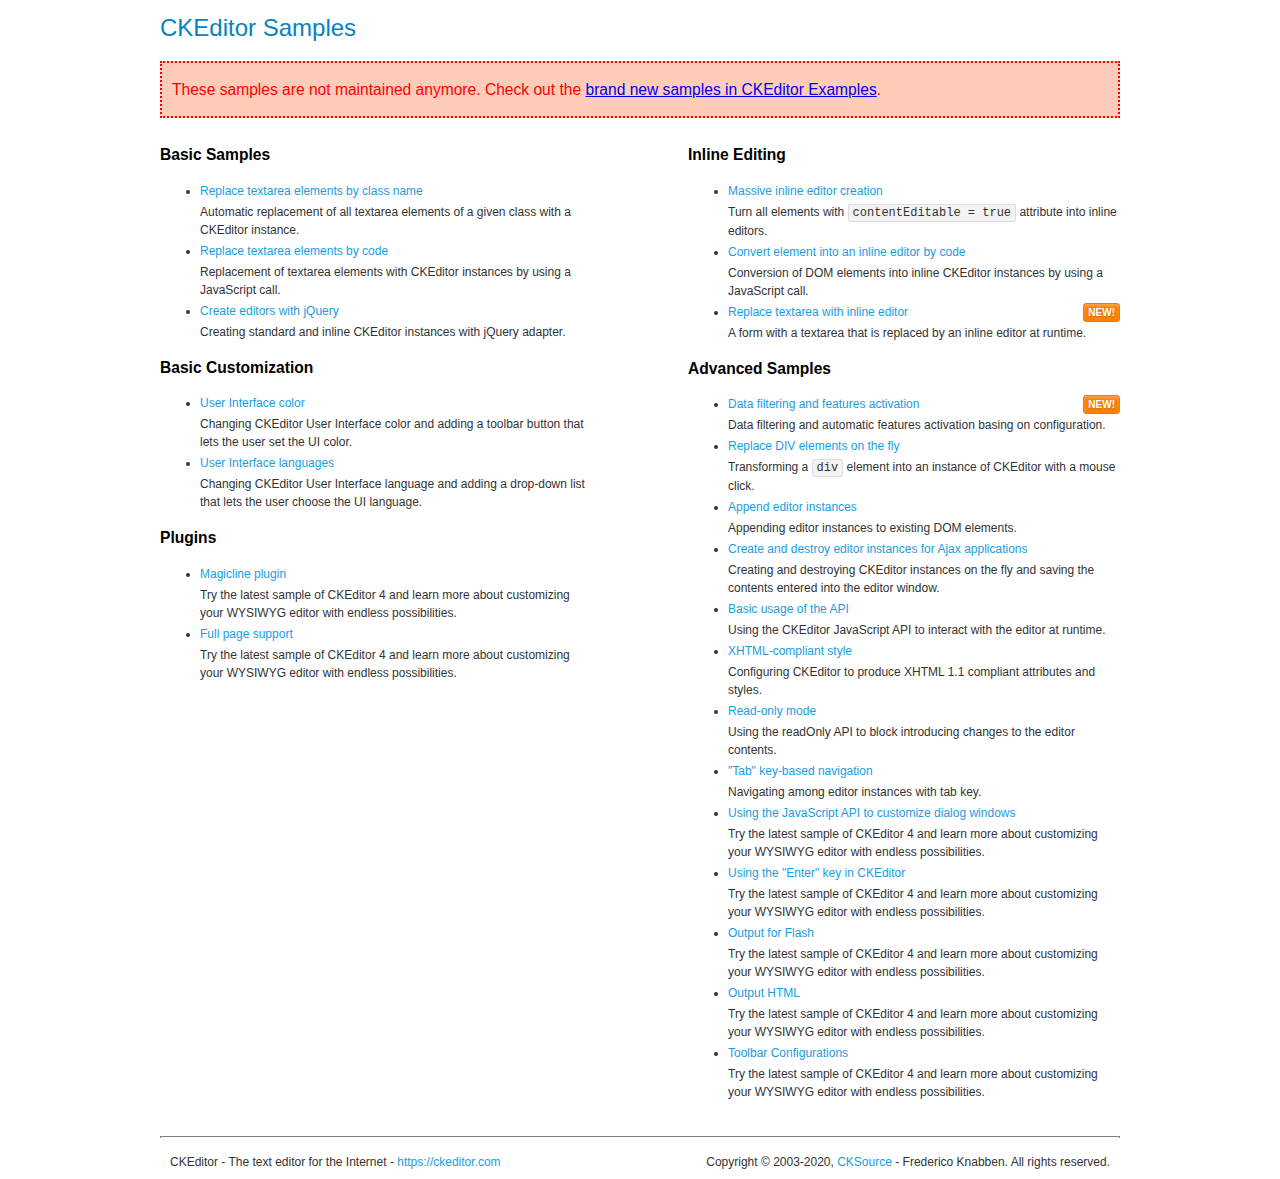
<file: src/main/webapp/resources/home/js/ckeditor/samples/old/index.html>
<!DOCTYPE html>
<!--
Copyright (c) 2003-2020, CKSource - Frederico Knabben. All rights reserved.
For licensing, see LICENSE.md or https://ckeditor.com/legal/ckeditor-oss-license
-->
<html lang="en">
<head>
	<meta charset="utf-8">
	<title>CKEditor Samples</title>
	<link rel="stylesheet" href="sample.css">
	<meta name="description" content="Try the latest sample of CKEditor 4 and learn more about customizing your WYSIWYG editor with endless possibilities.">
</head>
<body>
	<h1 class="samples">
		CKEditor Samples
	</h1>
	<div class="warning deprecated">
		These samples are not maintained anymore. Check out the <a href="https://ckeditor.com/docs/ckeditor4/latest/examples/index.html">brand new samples in CKEditor Examples</a>.
	</div>
	<div class="twoColumns">
		<div class="twoColumnsLeft">
			<h2 class="samples">
				Basic Samples
			</h2>
			<dl class="samples">
				<dt><a class="samples" href="replacebyclass.html">Replace textarea elements by class name</a></dt>
				<dd>Automatic replacement of all textarea elements of a given class with a CKEditor instance.</dd>

				<dt><a class="samples" href="replacebycode.html">Replace textarea elements by code</a></dt>
				<dd>Replacement of textarea elements with CKEditor instances by using a JavaScript call.</dd>

				<dt><a class="samples" href="jquery.html">Create editors with jQuery</a></dt>
				<dd>Creating standard and inline CKEditor instances with jQuery adapter.</dd>
			</dl>

			<h2 class="samples">
				Basic Customization
			</h2>
			<dl class="samples">
				<dt><a class="samples" href="uicolor.html">User Interface color</a></dt>
				<dd>Changing CKEditor User Interface color and adding a toolbar button that lets the user set the UI color.</dd>

				<dt><a class="samples" href="uilanguages.html">User Interface languages</a></dt>
				<dd>Changing CKEditor User Interface language and adding a drop-down list that lets the user choose the UI language.</dd>
			</dl>


			<h2 class="samples">Plugins</h2>
<dl class="samples">
<dt><a class="samples" href="magicline/magicline.html">Magicline plugin</a></dt>
<dd>Try the latest sample of CKEditor 4 and learn more about customizing your WYSIWYG editor with endless possibilities.</dd>

<dt><a class="samples" href="wysiwygarea/fullpage.html">Full page support</a></dt>
<dd>Try the latest sample of CKEditor 4 and learn more about customizing your WYSIWYG editor with endless possibilities.</dd>
</dl>
		</div>
		<div class="twoColumnsRight">
			<h2 class="samples">
				Inline Editing
			</h2>
			<dl class="samples">
				<dt><a class="samples" href="inlineall.html">Massive inline editor creation</a></dt>
				<dd>Turn all elements with <code>contentEditable = true</code> attribute into inline editors.</dd>

				<dt><a class="samples" href="inlinebycode.html">Convert element into an inline editor by code</a></dt>
				<dd>Conversion of DOM elements into inline CKEditor instances by using a JavaScript call.</dd>

				<dt><a class="samples" href="inlinetextarea.html">Replace textarea with inline editor</a> <span class="new">New!</span></dt>
				<dd>A form with a textarea that is replaced by an inline editor at runtime.</dd>

				
			</dl>

			<h2 class="samples">
				Advanced Samples
			</h2>
			<dl class="samples">
				<dt><a class="samples" href="datafiltering.html">Data filtering and features activation</a> <span class="new">New!</span></dt>
				<dd>Data filtering and automatic features activation basing on configuration.</dd>

				<dt><a class="samples" href="divreplace.html">Replace DIV elements on the fly</a></dt>
				<dd>Transforming a <code>div</code> element into an instance of CKEditor with a mouse click.</dd>

				<dt><a class="samples" href="appendto.html">Append editor instances</a></dt>
				<dd>Appending editor instances to existing DOM elements.</dd>

				<dt><a class="samples" href="ajax.html">Create and destroy editor instances for Ajax applications</a></dt>
				<dd>Creating and destroying CKEditor instances on the fly and saving the contents entered into the editor window.</dd>

				<dt><a class="samples" href="api.html">Basic usage of the API</a></dt>
				<dd>Using the CKEditor JavaScript API to interact with the editor at runtime.</dd>

				<dt><a class="samples" href="xhtmlstyle.html">XHTML-compliant style</a></dt>
				<dd>Configuring CKEditor to produce XHTML 1.1 compliant attributes and styles.</dd>

				<dt><a class="samples" href="readonly.html">Read-only mode</a></dt>
				<dd>Using the readOnly API to block introducing changes to the editor contents.</dd>

				<dt><a class="samples" href="tabindex.html">"Tab" key-based navigation</a></dt>
				<dd>Navigating among editor instances with tab key.</dd>


				
<dt><a class="samples" href="dialog/dialog.html">Using the JavaScript API to customize dialog windows</a></dt>
<dd>Try the latest sample of CKEditor 4 and learn more about customizing your WYSIWYG editor with endless possibilities.</dd>

<dt><a class="samples" href="enterkey/enterkey.html">Using the &quot;Enter&quot; key in CKEditor</a></dt>
<dd>Try the latest sample of CKEditor 4 and learn more about customizing your WYSIWYG editor with endless possibilities.</dd>

<dt><a class="samples" href="htmlwriter/outputforflash.html">Output for Flash</a></dt>
<dd>Try the latest sample of CKEditor 4 and learn more about customizing your WYSIWYG editor with endless possibilities.</dd>

<dt><a class="samples" href="htmlwriter/outputhtml.html">Output HTML</a></dt>
<dd>Try the latest sample of CKEditor 4 and learn more about customizing your WYSIWYG editor with endless possibilities.</dd>

<dt><a class="samples" href="toolbar/toolbar.html">Toolbar Configurations</a></dt>
<dd>Try the latest sample of CKEditor 4 and learn more about customizing your WYSIWYG editor with endless possibilities.</dd>

			</dl>
		</div>
	</div>
	<div id="footer">
		<hr>
		<p>
			CKEditor - The text editor for the Internet - <a class="samples" href="https://ckeditor.com/">https://ckeditor.com</a>
		</p>
		<p id="copy">
			Copyright &copy; 2003-2020, <a class="samples" href="https://cksource.com/">CKSource</a> - Frederico Knabben. All rights reserved.
		</p>
	</div>
</body>
</html>
</file>
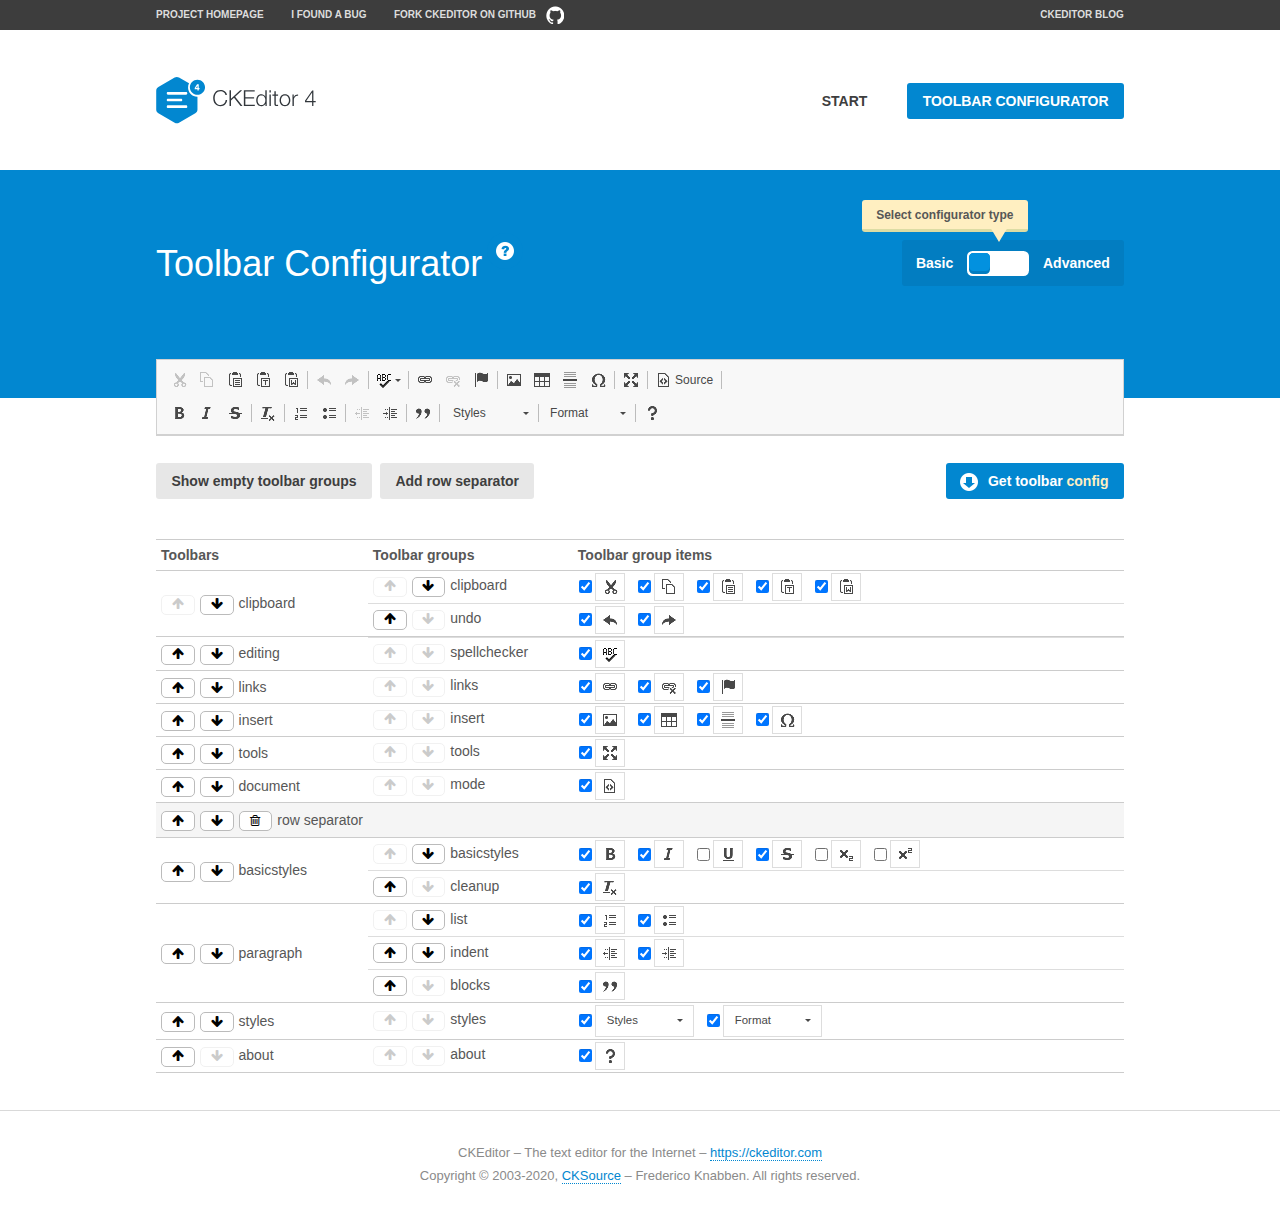
<file: src/main/webapp/resources/home/js/ckeditor/samples/toolbarconfigurator/index.html>
<!DOCTYPE html>
<!--
Copyright (c) 2003-2020, CKSource - Frederico Knabben. All rights reserved.
For licensing, see LICENSE.md or https://ckeditor.com/legal/ckeditor-oss-license
-->
<!--[if IE 8]><html class="ie8"><![endif]-->
<!--[if gt IE 8]><html><![endif]-->
<!--[if !IE]><!--><html lang="en"><!--<![endif]-->
<head>
	<meta charset="utf-8">
	<title>Toolbar Configurator</title>
	<script src="../../ckeditor.js"></script>
	<script>
		if ( CKEDITOR.env.ie && CKEDITOR.env.version < 9 )
			CKEDITOR.tools.enableHtml5Elements( document );
	</script>
	<link rel="stylesheet" href="lib/codemirror/codemirror.css">
	<link rel="stylesheet" href="lib/codemirror/show-hint.css">
	<link rel="stylesheet" href="lib/codemirror/neo.css">
	<link rel="stylesheet" href="css/fontello.css">
	<link rel="stylesheet" href="../css/samples.css">
	<meta name="description" content="Try the latest sample of CKEditor 4 and learn more about customizing your WYSIWYG editor with endless possibilities.">
</head>
<body id="toolbar">

<nav class="navigation-a">
	<div class="grid-container">
		<ul class="navigation-a-left grid-width-70">
			<li><a href="https://ckeditor.com/ckeditor-4/">Project Homepage</a></li>
			<li><a href="https://github.com/ckeditor/ckeditor4/issues">I found a bug</a></li>
			<li><a href="https://github.com/ckeditor/ckeditor4" class="icon-pos-right icon-navigation-a-github">Fork CKEditor on GitHub</a></li>
		</ul>
		<ul class="navigation-a-right grid-width-30">
			<li><a href="https://ckeditor.com/blog/">CKEditor Blog</a></li>
		</ul>
	</div>
</nav>

<header class="header-a">
	<div class="grid-container">
		<h1 class="header-a-logo grid-width-30">
			<a href="../index.html"><img src="../img/logo.svg" onerror="this.src='../img/logo.png'; this.onerror=null;" alt="CKEditor Logo"></a>
		</h1>
		<nav class="navigation-b grid-width-70">
			<ul>
				<li><a href="../index.html"  class="button-a">Start</a></li>
				<li><a href="index.html"  class="button-a button-a-background">Toolbar configurator</a></li>
			</ul>
		</nav>
	</div>
</header>

<main>
	<div class="adjoined-top">
		<div class="grid-container">
			<div class="content grid-width-100">
				<div class="grid-container-nested">
					<h1 class="grid-width-60">
						Toolbar Configurator
						<a href="#help-content" type="button" title="Configurator help" id="help" class="button-a button-a-background button-a-no-text icon-pos-left icon-question-mark">Help</a>
					</h1>

					<div class="grid-width-40 grid-switch-magic">
						<div class="switch">
							<span class="balloon-a balloon-a-se">Select configurator type</span>
							<input type="radio" name="radio" data-num="1" id="radio-basic" />
							<input type="radio" name="radio" data-num="2" id="radio-advanced" />
							<label data-for="1" for="radio-basic">Basic</label>
							<span class="switch-inner">
								<span class="handler"></span>
							</span>
							<label data-for="2" for="radio-advanced">Advanced</label>
						</div>
					</div>
				</div>
			</div>
		</div>
	</div>
	<div class="adjoined-bottom">
		<div class="grid-container">
			<div class="grid-width-100">
				<div class="editors-container">
					<div id="editor-basic"></div>
					<div id="editor-advanced"></div>
				</div>
			</div>
		</div>
	</div>

	<div class="grid-container configurator">
		<div class="content grid-width-100">
			<div class="configurator">
				<div>
					<div id="toolbarModifierWrapper"></div>
				</div>
			</div>
		</div>
	</div>

	<div id="help-content">
		<div class="grid-container">
			<div class="grid-width-100">
				<h2>What Am I Doing Here?</h2>

				<div class="grid-container grid-container-nested">
					<div class="basic">
						<div class="grid-width-50">
							<p>Arrange <a href="https://ckeditor.com/docs/ckeditor4/latest/api/CKEDITOR_config.html#cfg-toolbarGroups">toolbar groups</a>, toggle <a href="https://ckeditor.com/docs/ckeditor4/latest/api/CKEDITOR_config.html#cfg-removeButtons">button visibility</a> according to your needs and get your toolbar configuration.</p>
							<p>You can replace the content of the <a href="../../config.js"><code>config.js</code></a> file with the generated configuration. If you already set some configuration options you will need to merge both configurations.</p>
						</div>
						<div class="grid-width-50">
							<p>Read more about different ways of <a href="https://ckeditor.com/docs/ckeditor4/latest/guide/dev_configuration.html">setting configuration</a> and do not forget about <strong>clearing browser cache</strong>.</p>
							<p>Arranging toolbar groups is the recommended way of configuring the toolbar, but if you need more freedom you can use the <a href="#advanced">advanced configurator</a>.</p>
						</div>
					</div>
					<div class="advanced" style="display: none;">
						<div class="grid-width-50">
							<p>With this code editor you can edit your <a href="https://ckeditor.com/docs/ckeditor4/latest/api/CKEDITOR_config.html#cfg-toolbar">toolbar configuration</a> live.</p>
							<p>You can replace the content of the <a href="../../config.js"><code>config.js</code></a> file with the generated configuration. If you already set some configuration options you will need to merge both configurations.</p>
						</div>
						<div class="grid-width-50">
							<p>Read more about different ways of <a href="https://ckeditor.com/docs/ckeditor4/latest/guide/dev_configuration.html">setting configuration</a> and do not forget about <strong>clearing browser cache</strong>.</p>
						</div>
					</div>
				</div>

				<p class="grid-container grid-container-nested">
					<button type="button" class="help-content-close grid-width-100 button-a button-a-background">Got it. Let's play!</button>
				</p>
			</div>
		</div>
	</div>
</main>

<footer class="footer-a grid-container">
	<p class="grid-width-100">
		CKEditor &ndash; The text editor for the Internet &ndash; <a class="samples" href="https://ckeditor.com/">https://ckeditor.com</a>
	</p>
	<p class="grid-width-100" id="copy">
		Copyright &copy; 2003-2020, <a class="samples" href="https://cksource.com/">CKSource</a> &ndash; Frederico Knabben. All rights reserved.
	</p>
</footer>

<script src="lib/codemirror/codemirror.js"></script>
<script src="lib/codemirror/javascript.js"></script>
<script src="lib/codemirror/show-hint.js"></script>

<script src="js/fulltoolbareditor.js"></script>
<script src="js/abstracttoolbarmodifier.js"></script>
<script src="js/toolbarmodifier.js"></script>
<script src="js/toolbartextmodifier.js"></script>
<script src="../js/sf.js"></script>

<script>
	( function() {
		'use strict';

		var mode = ( window.location.hash.substr( 1 ) === 'advanced' ) ? 'advanced' : 'basic',
			configuratorSection = CKEDITOR.document.findOne( 'main > .grid-container.configurator' ),
			basicInstruction = CKEDITOR.document.findOne( '#help-content .basic' ),
			advancedInstruction = CKEDITOR.document.findOne( '#help-content .advanced' ),

			// Configurator mode switcher.
			modeSwitchBasic = CKEDITOR.document.getById( 'radio-basic' ),
			modeSwitchAdvanced = CKEDITOR.document.getById( 'radio-advanced' );

		// Initial setup
		function updateSwitcher() {
			if ( mode === 'advanced' ) {
				modeSwitchAdvanced.$.checked = true;
			} else {
				modeSwitchBasic.$.checked = true;
			}
		}

		updateSwitcher();

		CKEDITOR.document.getWindow().on( 'hashchange', function( e ) {
			var hash = window.location.hash.substr( 1 );
			if ( !( hash === 'advanced' || hash === 'basic' ) ) {
				return;
			}
			mode = hash;
			onToolbarsDone( mode );
		} );

		CKEDITOR.document.getWindow().on( 'resize', function() {
			updateToolbar( ( mode === 'basic' ? toolbarModifier : toolbarTextModifier )[ 'editorInstance' ] );
		} );

		function onRefresh( modifier ) {
			modifier = modifier || this;

			if ( mode === 'basic' && modifier instanceof ToolbarConfigurator.ToolbarTextModifier ) {
				return;
			}

			// CodeMirror container becomes visible, so we need to refresh and to avoid rendering problems.
			if ( mode === 'advanced' && modifier instanceof ToolbarConfigurator.ToolbarTextModifier ) {
				modifier.codeContainer.refresh();
			}

			updateToolbar( modifier.editorInstance );
		}

		function updateToolbar( editor ) {
			var editorContainer = editor.container;

			// Not always editor is loaded.
			if ( !editorContainer ) {
				return;
			}

			var displayStyle = editorContainer.getStyle( 'display' );

			editorContainer.setStyle( 'display', 'block' );

			var newHeight = editorContainer.getSize( 'height' );

			var newMarginTop = parseInt( editorContainer.getComputedStyle( 'margin-top' ), 10 );
			newMarginTop = ( isNaN( newMarginTop ) ? 0 : Number( newMarginTop ) );

			var newMarginBottom = parseInt( editorContainer.getComputedStyle( 'margin-bottom' ), 10 );
			newMarginBottom = ( isNaN( newMarginBottom ) ? 0 : Number( newMarginBottom ) );

			var result = newHeight + newMarginTop + newMarginBottom;

			editorContainer.setStyle( 'display', displayStyle );

			editor.container.getAscendant( 'div' ).setStyle( 'height', result + 'px' );
		}

		var toolbarModifier = new ToolbarConfigurator.ToolbarModifier( 'editor-basic' );

		var done = 0;
		toolbarModifier.init( onToolbarInit );
		toolbarModifier.onRefresh = onRefresh;

		CKEDITOR.document.getById( 'toolbarModifierWrapper' ).append( toolbarModifier.mainContainer );

		var toolbarTextModifier = new ToolbarConfigurator.ToolbarTextModifier( 'editor-advanced' );
		toolbarTextModifier.init( onToolbarInit );
		toolbarTextModifier.onRefresh = onRefresh;

		function onToolbarInit() {
			if ( ++done === 2 ) {
				onToolbarsDone();

				positionSticky.watch( CKEDITOR.document.findOne( '.toolbar' ), function() {
					return mode === 'advanced';
				} );
			}
		}

		function onToolbarsDone() {
			if ( mode === 'basic' ) {
				toggleModeBasic( false );
			} else {
				toggleModeAdvanced( false );
			}

			updateSwitcher();

			setTimeout( function() {
				CKEDITOR.document.findOne( '.editors-container' ).addClass( 'active' );
				CKEDITOR.document.findOne( '#toolbarModifierWrapper' ).addClass( 'active' );
			}, 200 );
		}

		CKEDITOR.document.getById( 'toolbarModifierWrapper' ).append( toolbarTextModifier.mainContainer );

		function toogleModeSwitch( onElement, offElement, onModifier, offModifier ) {
			onElement.addClass( 'fancy-button-active' );
			offElement.removeClass( 'fancy-button-active' );

			onModifier.showUI();
			offModifier.hideUI();
		}

		function toggleModeBasic( callOnRefresh ) {
			callOnRefresh = ( callOnRefresh !== false );
			mode = 'basic';
			window.location.hash = '#basic';
			toogleModeSwitch( modeSwitchBasic, modeSwitchAdvanced, toolbarModifier, toolbarTextModifier );

			configuratorSection.removeClass( 'freed-width' );
			basicInstruction.show();
			advancedInstruction.hide();

			callOnRefresh && onRefresh( toolbarModifier );
		}

		function toggleModeAdvanced( callOnRefresh ) {
			callOnRefresh = ( callOnRefresh !== false );
			mode = 'advanced';
			window.location.hash = '#advanced';
			toogleModeSwitch( modeSwitchAdvanced, modeSwitchBasic, toolbarTextModifier, toolbarModifier );

			configuratorSection.addClass( 'freed-width' );
			advancedInstruction.show();
			basicInstruction.hide();

			callOnRefresh && onRefresh( toolbarTextModifier );
		}

		modeSwitchBasic.on( 'click', toggleModeBasic );
		modeSwitchAdvanced.on( 'click', toggleModeAdvanced );

		//
		// Position:sticky for the toolbar.
		//

		// Will make elements behave like they were styled with position:sticky.
		var positionSticky = {
			// Store object: {
			// 		element: CKEDITOR.dom.element, // Element which will float.
			// 		placeholder: CKEDITOR.dom.element, // Placeholder which is place to prevent page bounce.
			// 		isFixed: boolean // Whether element float now.
			// }
			watched: [],

			active: [],

			staticContainer: null,

			init: function() {
				var element = CKEDITOR.dom.element.createFromHtml(
					'<div class="staticContainer">' +
						'<div class="grid-container" >' +
							'<div class="grid-width-100">' +
								'<div class="inner"></div>' +
							'</div>' +
						'</div>' +
					'</div>' );

				this.staticContainer = element.findOne( '.inner' );

				CKEDITOR.document.getBody().append( element );
			},

			watch: function( element, preventFunc ) {
				this.watched.push( {
					element: element,
					placeholder: new CKEDITOR.dom.element( 'div' ),
					isFixed: false,
					preventFunc: preventFunc
				} );
			},

			checkAll: function() {
				for ( var i = 0; i < this.watched.length; i++ ) {
					this.check( this.watched[ i ] );
				}
			},

			check: function( element ) {
				var isFixed = element.isFixed;
				var shouldBeFixed = this.shouldBeFixed( element );

				// Nothing to be done.
				if ( isFixed === shouldBeFixed ) {
					return;
				}

				var placeholder = element.placeholder;

				if ( isFixed ) {
					// Unfixing.

					element.element.insertBefore( placeholder );
					placeholder.remove();

					element.element.removeStyle( 'margin' );

					this.active.splice( CKEDITOR.tools.indexOf( this.active, element ), 1 );

				} else {
					// Fixing.
					placeholder.setStyle( 'width', element.element.getSize( 'width' ) + 'px' );
					placeholder.setStyle( 'height', element.element.getSize( 'height' ) + 'px' );
					placeholder.setStyle( 'margin-bottom', element.element.getComputedStyle( 'margin-bottom' ) );
					placeholder.setStyle( 'display', element.element.getComputedStyle( 'display' ) );
					placeholder.insertAfter( element.element );

					this.staticContainer.append( element.element );

					this.active.push( element );
				}

				element.isFixed = !element.isFixed;
			},

			shouldBeFixed: function( element ) {
				if ( element.preventFunc && element.preventFunc() ) {
					return false;
				}

				// If element is already fixed we are checking it's placeholder.
				var related = ( element.isFixed ? element.placeholder : element.element ),
					clientRect = related.$.getBoundingClientRect(),
					staticHeight = this.staticContainer.getSize('height' ),
					elemHeight = element.element.getSize( 'height' );

				if ( element.isFixed ) {
					return ( clientRect.top + elemHeight < staticHeight );
				} else {
					return ( clientRect.top < staticHeight );
				}
			}
		};

		positionSticky.init();

		CKEDITOR.document.getWindow().on( 'scroll',
			CKEDITOR.tools.eventsBuffer( 100, positionSticky.checkAll, positionSticky ).input
		);

		// Make the toolbar sticky.
		positionSticky.watch( CKEDITOR.document.findOne( '.editors-container' ) );

		// Help button and help-content.
		( function() {
			var helpButton = CKEDITOR.document.getById( 'help' ),
				helpContent = CKEDITOR.document.getById( 'help-content' );

			// Don't show help button on IE8 because it's unsupported by Pico Modal.
			if ( CKEDITOR.env.ie && CKEDITOR.env.version == 8 ) {
				helpButton.hide();
			} else {
				// Display help modal when the button is clicked.
				helpButton.on( 'click', function( evt ) {
					SF.modal( {
						// Clone modal content from DOM.
						content: helpContent.getHtml(),

						afterCreate: function( modal ) {
							// Enable modal content button to close the modal.
							new CKEDITOR.dom.element( modal.modalElem() ).findOne( '.help-content-close' ).once( 'click', modal.close );
						}
					} ).show();
				} );
			}
		} )();
	} )();
</script>
</body>
</html>
</file>
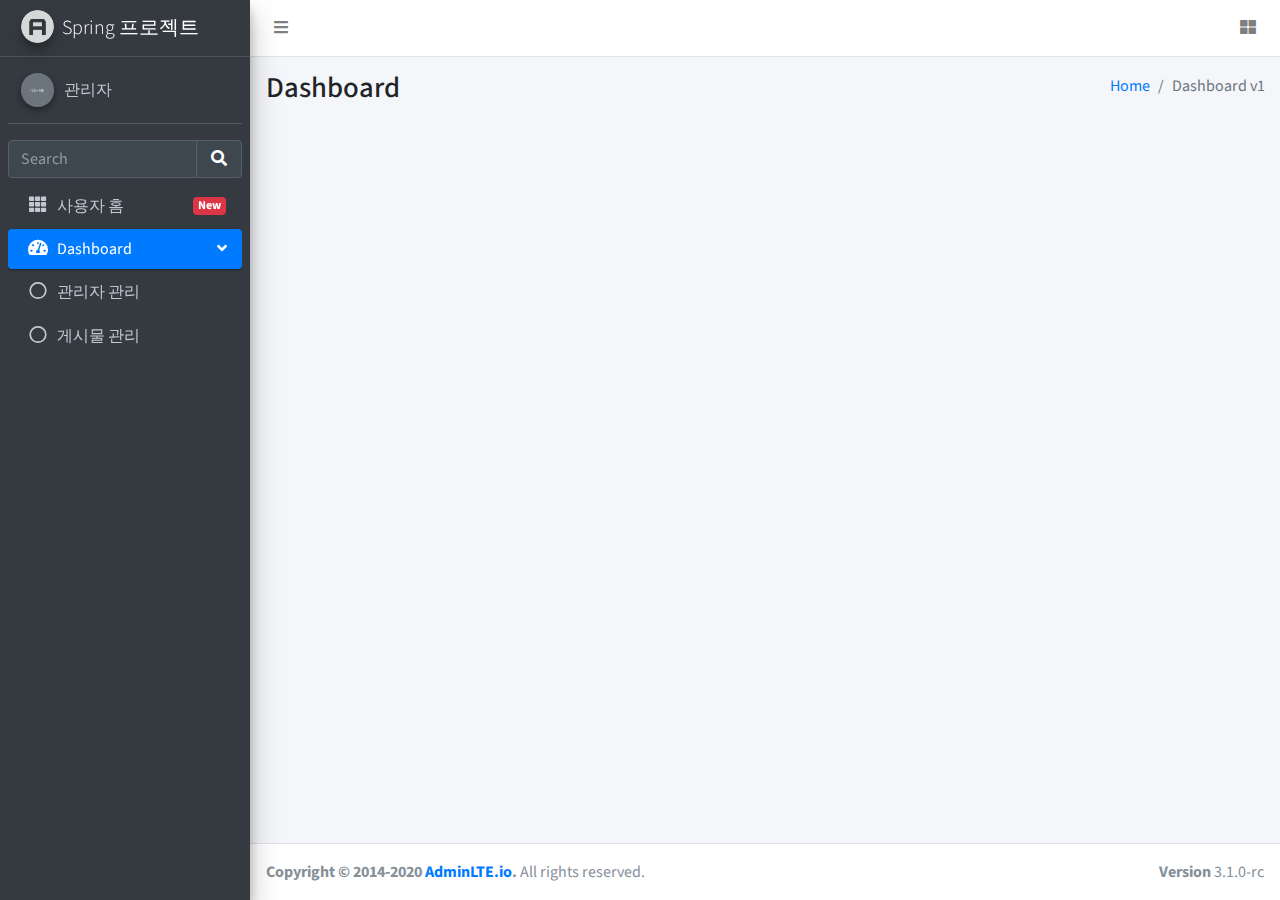
<file: src/main/webapp/resources/home.html>
<!-- 관리자단 헤더 시작 header.jsp -->
<!DOCTYPE html>
<html lang="en">
<head>
  <meta charset="utf-8">
  <meta name="viewport" content="width=device-width, initial-scale=1">
  <title>관리자 | Dashboard</title>

  <!-- Google Font: Source Sans Pro -->
  <link rel="stylesheet" href="https://fonts.googleapis.com/css?family=Source+Sans+Pro:300,400,400i,700&display=fallback">
  <!-- Font Awesome -->
  <link rel="stylesheet" href="plugins/fontawesome-free/css/all.min.css">
  <!-- Ionicons -->
  <link rel="stylesheet" href="https://code.ionicframework.com/ionicons/2.0.1/css/ionicons.min.css">
  <!-- Tempusdominus Bootstrap 4 -->
  <link rel="stylesheet" href="plugins/tempusdominus-bootstrap-4/css/tempusdominus-bootstrap-4.min.css">
  <!-- iCheck -->
  <link rel="stylesheet" href="plugins/icheck-bootstrap/icheck-bootstrap.min.css">
  <!-- JQVMap -->
  <link rel="stylesheet" href="plugins/jqvmap/jqvmap.min.css">
  <!-- Theme style -->
  <link rel="stylesheet" href="dist/css/adminlte.min.css">
  <!-- overlayScrollbars -->
  <link rel="stylesheet" href="plugins/overlayScrollbars/css/OverlayScrollbars.min.css">
  <!-- Daterange picker -->
  <link rel="stylesheet" href="plugins/daterangepicker/daterangepicker.css">
  <!-- summernote -->
  <link rel="stylesheet" href="plugins/summernote/summernote-bs4.min.css">
</head>
<body class="hold-transition sidebar-mini layout-fixed">
<div class="wrapper">

  <!-- Navbar -->
  <nav class="main-header navbar navbar-expand navbar-white navbar-light">
    <!-- Left navbar links -->
    <ul class="navbar-nav">
      <li class="nav-item">
        <a class="nav-link" data-widget="pushmenu" href="#" role="button"><i class="fas fa-bars"></i></a>
      </li>
    </ul>

    <!-- Right navbar links -->
    <ul class="navbar-nav ml-auto">
      <li class="nav-item">
        <a class="nav-link" data-widget="control-sidebar" data-slide="true" href="#" role="button">
          <i class="fas fa-th-large"></i>
        </a>
      </li>
    </ul>
  </nav>
  <!-- /.navbar -->

  <!-- Main Sidebar Container -->
  <aside class="main-sidebar sidebar-dark-primary elevation-4">
    <!-- 관리자 상단로고 Brand Logo -->
    <a href="home.html" class="brand-link">
      <img src="dist/img/AdminLTELogo.png" alt="AdminLTE Logo" class="brand-image img-circle elevation-3" style="opacity: .8">
      <span class="brand-text font-weight-light">Spring 프로젝트</span>
    </a>

    <!-- 왼쪽메뉴 Sidebar -->
    <div class="sidebar">
      <!-- 로그인한 사용자표시 Sidebar user panel (optional) -->
      <div class="user-panel mt-3 pb-3 mb-3 d-flex">
        <div class="image">
          <img src="dist/img/default-150x150.png" class="img-circle elevation-2" alt="User Image">
        </div>
        <div class="info">
          <a href="#" class="d-block">관리자</a>
        </div>
      </div>

      <!-- 검색폼 SidebarSearch Form -->
      <div class="form-inline">
        <div class="input-group" data-widget="sidebar-search">
          <input class="form-control form-control-sidebar" type="search" placeholder="Search" aria-label="Search">
          <div class="input-group-append">
            <button class="btn btn-sidebar">
              <i class="fas fa-search fa-fw"></i>
            </button>
          </div>
        </div>
      </div>

      <!-- 사용자 홈과 대시보드 메뉴 Sidebar Menu -->
      <nav class="mt-2">
        <ul class="nav nav-pills nav-sidebar flex-column" data-widget="treeview" role="menu" data-accordion="false">
          <li class="nav-item">
            <a href="/" class="nav-link">
              <i class="nav-icon fas fa-th"></i>
              <p>
                	사용자 홈
                <span class="right badge badge-danger">New</span>
              </p>
            </a>
          </li>
          <!-- Add icons to the links using the .nav-icon class
               with font-awesome or any other icon font library -->
          <li class="nav-item menu-open">
            <a href="#" class="nav-link active">
              <i class="nav-icon fas fa-tachometer-alt"></i>
              <p>
                Dashboard
                <i class="right fas fa-angle-left"></i>
              </p>
            </a>
            <ul class="nav nav-treeview">
              <li class="nav-item">
                <a href="./member_list.html" class="nav-link">
                <!-- 위 메뉴선택시 활성화active 되는 것은 j쿼리로 만들예정입니다. -->
                  <i class="far fa-circle nav-icon"></i>
                  <p>관리자 관리</p>
                </a>
              </li>
              <li class="nav-item">
                <a href="./board_list.html" class="nav-link">
                  <i class="far fa-circle nav-icon"></i>
                  <p>게시물 관리</p>
                </a>
              </li>
            </ul>
          </li>
          
        </ul>
      </nav>
      <!-- /.sidebar-menu -->
    </div>
    <!-- /.sidebar -->
  </aside>
<!-- 관리자단 헤더 끝 -->	

  <!-- 대시보드 본문 Content Wrapper. Contains page content -->
  <div class="content-wrapper">
    <!-- 본문헤더 Content Header (Page header) -->
    <div class="content-header">
      <div class="container-fluid">
        <div class="row mb-2">
          <div class="col-sm-6">
            <h1 class="m-0">Dashboard</h1>
          </div><!-- /.col -->
          <div class="col-sm-6">
            <ol class="breadcrumb float-sm-right">
              <li class="breadcrumb-item"><a href="#">Home</a></li>
              <li class="breadcrumb-item active">Dashboard v1</li>
            </ol>
          </div><!-- /.col -->
        </div><!-- /.row -->
      </div><!-- /.container-fluid -->
    </div>
    <!-- /.content-header -->

    <!-- 본문내용 Main content -->
    <section class="content">
      <div class="container-fluid">
      
      </div><!-- /.container-fluid -->
    </section>
  </div>
  <!-- /.content-wrapper -->
  
<!-- 관리자단 푸터 시작 footer.jsp -->
  <footer class="main-footer">
    <strong>Copyright &copy; 2014-2020 <a href="https://adminlte.io">AdminLTE.io</a>.</strong>
    All rights reserved.
    <div class="float-right d-none d-sm-inline-block">
      <b>Version</b> 3.1.0-rc
    </div>
  </footer>
  

  <!-- Control Sidebar -->
  <aside class="control-sidebar control-sidebar-dark">
    <!-- Control sidebar content goes here -->
  </aside>
  <!-- /.control-sidebar -->
</div>
<!-- ./wrapper -->

<!-- jQuery -->
<script src="plugins/jquery/jquery.min.js"></script>
<!-- jQuery UI 1.11.4 -->
<script src="plugins/jquery-ui/jquery-ui.min.js"></script>
<!-- Resolve conflict in jQuery UI tooltip with Bootstrap tooltip -->
<script>
  $.widget.bridge('uibutton', $.ui.button)
</script>
<!-- Bootstrap 4 -->
<script src="plugins/bootstrap/js/bootstrap.bundle.min.js"></script>
<!-- ChartJS -->
<script src="plugins/chart.js/Chart.min.js"></script>
<!-- Sparkline -->
<script src="plugins/sparklines/sparkline.js"></script>
<!-- JQVMap -->
<script src="plugins/jqvmap/jquery.vmap.min.js"></script>
<script src="plugins/jqvmap/maps/jquery.vmap.usa.js"></script>
<!-- jQuery Knob Chart -->
<script src="plugins/jquery-knob/jquery.knob.min.js"></script>
<!-- daterangepicker -->
<script src="plugins/moment/moment.min.js"></script>
<script src="plugins/daterangepicker/daterangepicker.js"></script>
<!-- Tempusdominus Bootstrap 4 -->
<script src="plugins/tempusdominus-bootstrap-4/js/tempusdominus-bootstrap-4.min.js"></script>
<!-- Summernote -->
<script src="plugins/summernote/summernote-bs4.min.js"></script>
<!-- overlayScrollbars -->
<script src="plugins/overlayScrollbars/js/jquery.overlayScrollbars.min.js"></script>
<!-- AdminLTE App -->
<script src="dist/js/adminlte.js"></script>
<!-- AdminLTE for demo purposes -->
<script src="dist/js/demo.js"></script>
<!-- AdminLTE dashboard demo (This is only for demo purposes) -->
<script src="dist/js/pages/dashboard.js"></script>
</body>
</html>
<!-- 관리자단 푸터 끝 -->
</file>
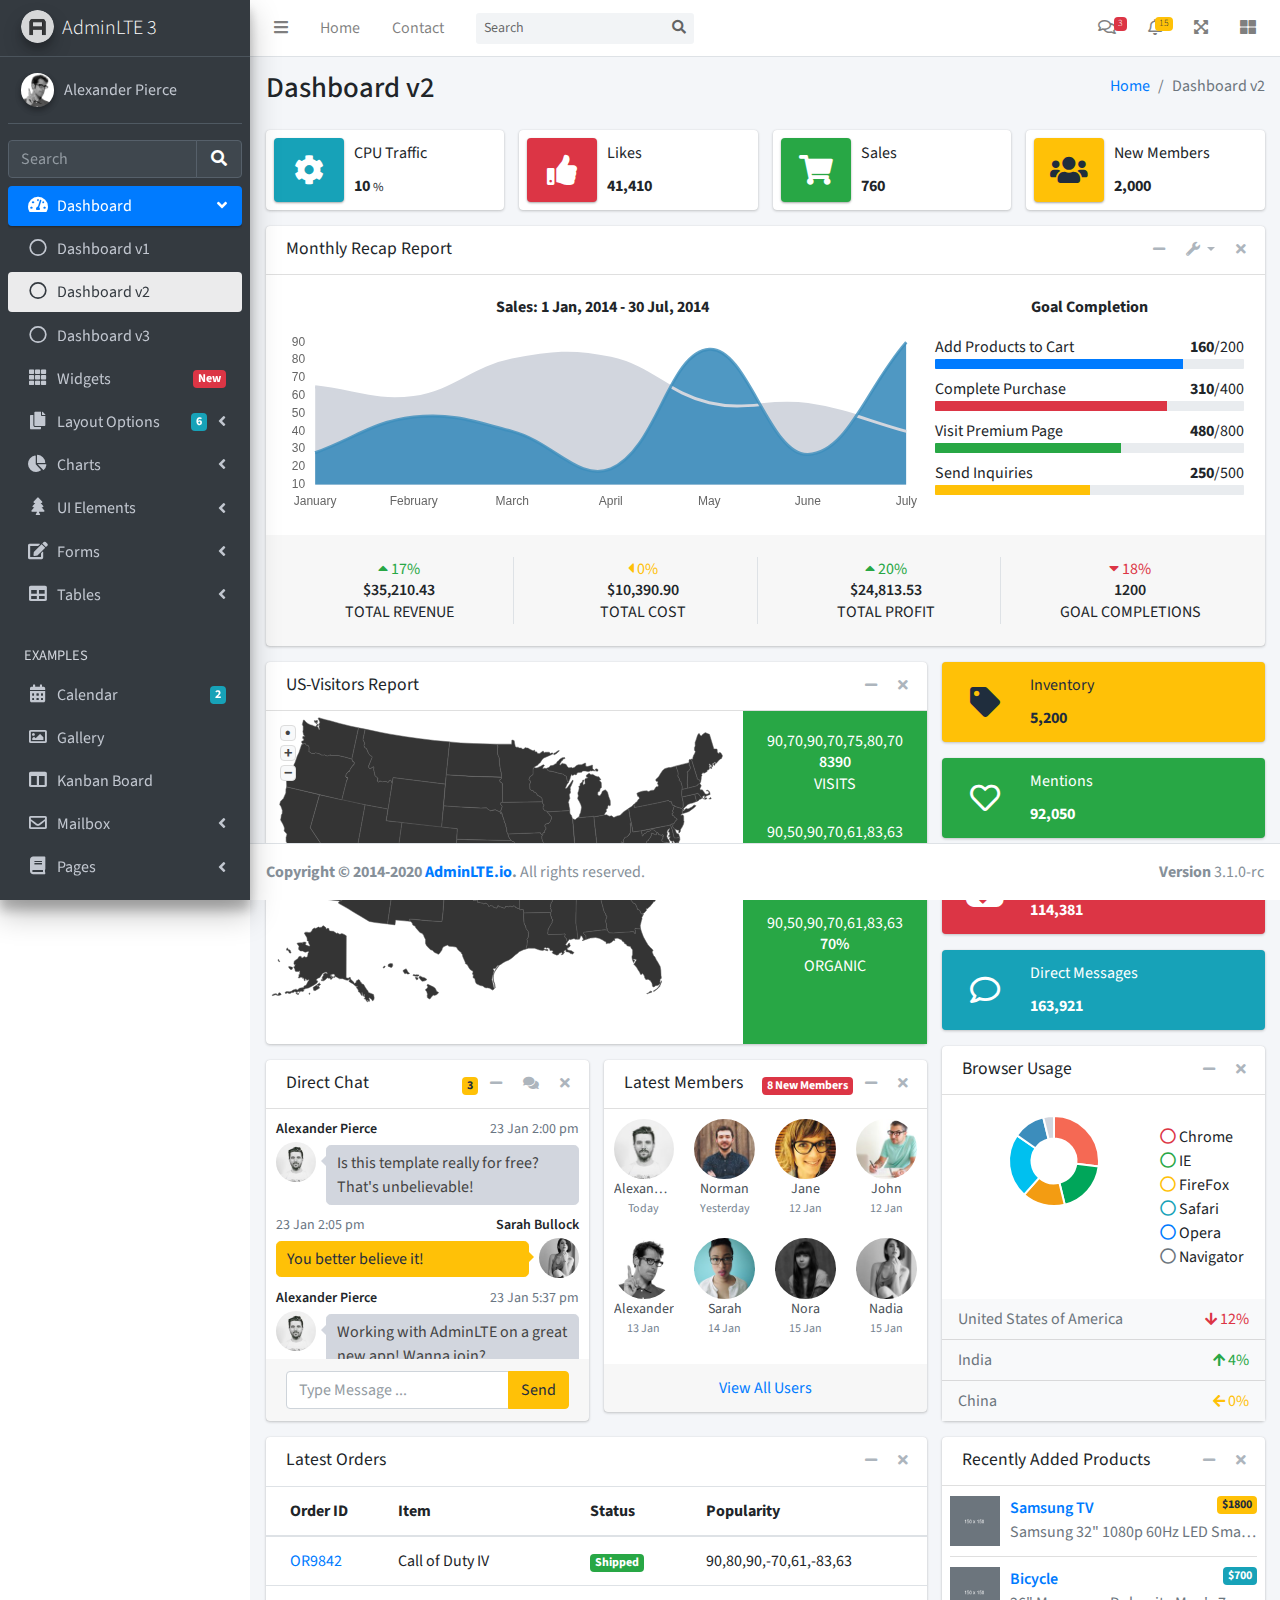
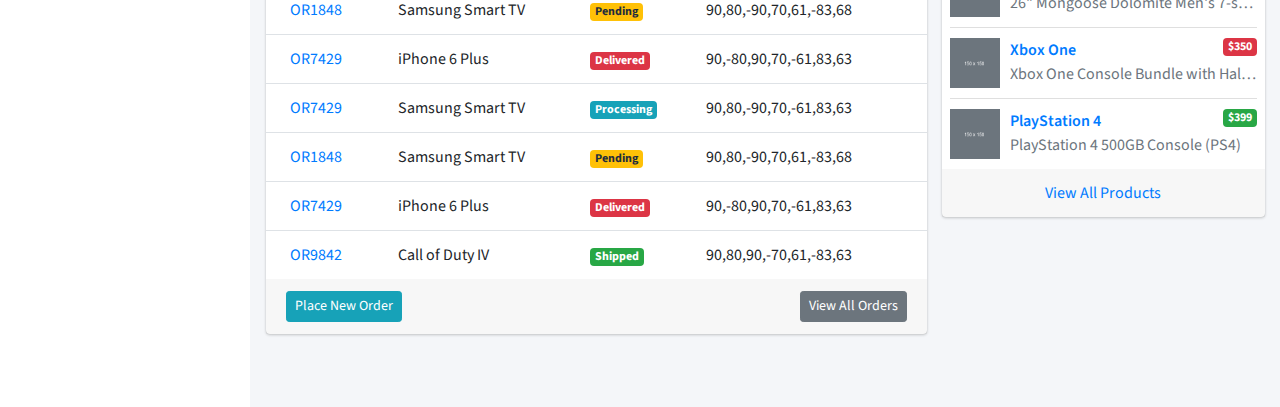
<file: src/main/webapp/resources/index2.html>
<!DOCTYPE html>
<html lang="en">
<head>
  <meta charset="utf-8">
  <meta name="viewport" content="width=device-width, initial-scale=1">
  <title>AdminLTE 3 | Dashboard 2</title>

  <!-- Google Font: Source Sans Pro -->
  <link rel="stylesheet" href="https://fonts.googleapis.com/css?family=Source+Sans+Pro:300,400,400i,700&display=fallback">
  <!-- Font Awesome Icons -->
  <link rel="stylesheet" href="plugins/fontawesome-free/css/all.min.css">
  <!-- overlayScrollbars -->
  <link rel="stylesheet" href="plugins/overlayScrollbars/css/OverlayScrollbars.min.css">
  <!-- Theme style -->
  <link rel="stylesheet" href="dist/css/adminlte.min.css">
</head>
<body class="hold-transition sidebar-mini layout-fixed layout-navbar-fixed layout-footer-fixed">
<div class="wrapper">
  <!-- Navbar -->
  <nav class="main-header navbar navbar-expand navbar-white navbar-light">
    <!-- Left navbar links -->
    <ul class="navbar-nav">
      <li class="nav-item">
        <a class="nav-link" data-widget="pushmenu" href="#" role="button"><i class="fas fa-bars"></i></a>
      </li>
      <li class="nav-item d-none d-sm-inline-block">
        <a href="index3.html" class="nav-link">Home</a>
      </li>
      <li class="nav-item d-none d-sm-inline-block">
        <a href="#" class="nav-link">Contact</a>
      </li>
    </ul>

    <!-- SEARCH FORM -->
    <form class="form-inline ml-3">
      <div class="input-group input-group-sm">
        <input class="form-control form-control-navbar" type="search" placeholder="Search" aria-label="Search">
        <div class="input-group-append">
          <button class="btn btn-navbar" type="submit">
            <i class="fas fa-search"></i>
          </button>
        </div>
      </div>
    </form>

    <!-- Right navbar links -->
    <ul class="navbar-nav ml-auto">
      <!-- Messages Dropdown Menu -->
      <li class="nav-item dropdown">
        <a class="nav-link" data-toggle="dropdown" href="#">
          <i class="far fa-comments"></i>
          <span class="badge badge-danger navbar-badge">3</span>
        </a>
        <div class="dropdown-menu dropdown-menu-lg dropdown-menu-right">
          <a href="#" class="dropdown-item">
            <!-- Message Start -->
            <div class="media">
              <img src="dist/img/user1-128x128.jpg" alt="User Avatar" class="img-size-50 mr-3 img-circle">
              <div class="media-body">
                <h3 class="dropdown-item-title">
                  Brad Diesel
                  <span class="float-right text-sm text-danger"><i class="fas fa-star"></i></span>
                </h3>
                <p class="text-sm">Call me whenever you can...</p>
                <p class="text-sm text-muted"><i class="far fa-clock mr-1"></i> 4 Hours Ago</p>
              </div>
            </div>
            <!-- Message End -->
          </a>
          <div class="dropdown-divider"></div>
          <a href="#" class="dropdown-item">
            <!-- Message Start -->
            <div class="media">
              <img src="dist/img/user8-128x128.jpg" alt="User Avatar" class="img-size-50 img-circle mr-3">
              <div class="media-body">
                <h3 class="dropdown-item-title">
                  John Pierce
                  <span class="float-right text-sm text-muted"><i class="fas fa-star"></i></span>
                </h3>
                <p class="text-sm">I got your message bro</p>
                <p class="text-sm text-muted"><i class="far fa-clock mr-1"></i> 4 Hours Ago</p>
              </div>
            </div>
            <!-- Message End -->
          </a>
          <div class="dropdown-divider"></div>
          <a href="#" class="dropdown-item">
            <!-- Message Start -->
            <div class="media">
              <img src="dist/img/user3-128x128.jpg" alt="User Avatar" class="img-size-50 img-circle mr-3">
              <div class="media-body">
                <h3 class="dropdown-item-title">
                  Nora Silvester
                  <span class="float-right text-sm text-warning"><i class="fas fa-star"></i></span>
                </h3>
                <p class="text-sm">The subject goes here</p>
                <p class="text-sm text-muted"><i class="far fa-clock mr-1"></i> 4 Hours Ago</p>
              </div>
            </div>
            <!-- Message End -->
          </a>
          <div class="dropdown-divider"></div>
          <a href="#" class="dropdown-item dropdown-footer">See All Messages</a>
        </div>
      </li>
      <!-- Notifications Dropdown Menu -->
      <li class="nav-item dropdown">
        <a class="nav-link" data-toggle="dropdown" href="#">
          <i class="far fa-bell"></i>
          <span class="badge badge-warning navbar-badge">15</span>
        </a>
        <div class="dropdown-menu dropdown-menu-lg dropdown-menu-right">
          <span class="dropdown-item dropdown-header">15 Notifications</span>
          <div class="dropdown-divider"></div>
          <a href="#" class="dropdown-item">
            <i class="fas fa-envelope mr-2"></i> 4 new messages
            <span class="float-right text-muted text-sm">3 mins</span>
          </a>
          <div class="dropdown-divider"></div>
          <a href="#" class="dropdown-item">
            <i class="fas fa-users mr-2"></i> 8 friend requests
            <span class="float-right text-muted text-sm">12 hours</span>
          </a>
          <div class="dropdown-divider"></div>
          <a href="#" class="dropdown-item">
            <i class="fas fa-file mr-2"></i> 3 new reports
            <span class="float-right text-muted text-sm">2 days</span>
          </a>
          <div class="dropdown-divider"></div>
          <a href="#" class="dropdown-item dropdown-footer">See All Notifications</a>
        </div>
      </li>
      <li class="nav-item">
        <a class="nav-link" data-widget="fullscreen" href="#" role="button">
          <i class="fas fa-expand-arrows-alt"></i>
        </a>
      </li>
      <li class="nav-item">
        <a class="nav-link" data-widget="control-sidebar" data-slide="true" href="#" role="button">
          <i class="fas fa-th-large"></i>
        </a>
      </li>
    </ul>
  </nav>
  <!-- /.navbar -->

  <!-- Main Sidebar Container -->
  <aside class="main-sidebar sidebar-dark-primary elevation-4">
    <!-- Brand Logo -->
    <a href="index3.html" class="brand-link">
      <img src="dist/img/AdminLTELogo.png" alt="AdminLTE Logo" class="brand-image img-circle elevation-3" style="opacity: .8">
      <span class="brand-text font-weight-light">AdminLTE 3</span>
    </a>

    <!-- Sidebar -->
    <div class="sidebar">
      <!-- Sidebar user panel (optional) -->
      <div class="user-panel mt-3 pb-3 mb-3 d-flex">
        <div class="image">
          <img src="dist/img/user2-160x160.jpg" class="img-circle elevation-2" alt="User Image">
        </div>
        <div class="info">
          <a href="#" class="d-block">Alexander Pierce</a>
        </div>
      </div>

      <!-- SidebarSearch Form -->
      <div class="form-inline">
        <div class="input-group" data-widget="sidebar-search">
          <input class="form-control form-control-sidebar" type="search" placeholder="Search" aria-label="Search">
          <div class="input-group-append">
            <button class="btn btn-sidebar">
              <i class="fas fa-search fa-fw"></i>
            </button>
          </div>
        </div>
      </div>

      <!-- Sidebar Menu -->
      <nav class="mt-2">
        <ul class="nav nav-pills nav-sidebar flex-column" data-widget="treeview" role="menu" data-accordion="false">
          <!-- Add icons to the links using the .nav-icon class
               with font-awesome or any other icon font library -->
          <li class="nav-item menu-open">
            <a href="#" class="nav-link active">
              <i class="nav-icon fas fa-tachometer-alt"></i>
              <p>
                Dashboard
                <i class="right fas fa-angle-left"></i>
              </p>
            </a>
            <ul class="nav nav-treeview">
              <li class="nav-item">
                <a href="./index.html" class="nav-link">
                  <i class="far fa-circle nav-icon"></i>
                  <p>Dashboard v1</p>
                </a>
              </li>
              <li class="nav-item">
                <a href="./index2.html" class="nav-link active">
                  <i class="far fa-circle nav-icon"></i>
                  <p>Dashboard v2</p>
                </a>
              </li>
              <li class="nav-item">
                <a href="./index3.html" class="nav-link">
                  <i class="far fa-circle nav-icon"></i>
                  <p>Dashboard v3</p>
                </a>
              </li>
            </ul>
          </li>
          <li class="nav-item">
            <a href="pages/widgets.html" class="nav-link">
              <i class="nav-icon fas fa-th"></i>
              <p>
                Widgets
                <span class="right badge badge-danger">New</span>
              </p>
            </a>
          </li>
          <li class="nav-item">
            <a href="#" class="nav-link">
              <i class="nav-icon fas fa-copy"></i>
              <p>
                Layout Options
                <i class="fas fa-angle-left right"></i>
                <span class="badge badge-info right">6</span>
              </p>
            </a>
            <ul class="nav nav-treeview">
              <li class="nav-item">
                <a href="pages/layout/top-nav.html" class="nav-link">
                  <i class="far fa-circle nav-icon"></i>
                  <p>Top Navigation</p>
                </a>
              </li>
              <li class="nav-item">
                <a href="pages/layout/top-nav-sidebar.html" class="nav-link">
                  <i class="far fa-circle nav-icon"></i>
                  <p>Top Navigation + Sidebar</p>
                </a>
              </li>
              <li class="nav-item">
                <a href="pages/layout/boxed.html" class="nav-link">
                  <i class="far fa-circle nav-icon"></i>
                  <p>Boxed</p>
                </a>
              </li>
              <li class="nav-item">
                <a href="pages/layout/fixed-sidebar.html" class="nav-link">
                  <i class="far fa-circle nav-icon"></i>
                  <p>Fixed Sidebar</p>
                </a>
              </li>
              <li class="nav-item">
                <a href="pages/layout/fixed-sidebar-custom.html" class="nav-link">
                  <i class="far fa-circle nav-icon"></i>
                  <p>Fixed Sidebar <small>+ Custom Area</small></p>
                </a>
              </li>
              <li class="nav-item">
                <a href="pages/layout/fixed-topnav.html" class="nav-link">
                  <i class="far fa-circle nav-icon"></i>
                  <p>Fixed Navbar</p>
                </a>
              </li>
              <li class="nav-item">
                <a href="pages/layout/fixed-footer.html" class="nav-link">
                  <i class="far fa-circle nav-icon"></i>
                  <p>Fixed Footer</p>
                </a>
              </li>
              <li class="nav-item">
                <a href="pages/layout/collapsed-sidebar.html" class="nav-link">
                  <i class="far fa-circle nav-icon"></i>
                  <p>Collapsed Sidebar</p>
                </a>
              </li>
            </ul>
          </li>
          <li class="nav-item">
            <a href="#" class="nav-link">
              <i class="nav-icon fas fa-chart-pie"></i>
              <p>
                Charts
                <i class="right fas fa-angle-left"></i>
              </p>
            </a>
            <ul class="nav nav-treeview">
              <li class="nav-item">
                <a href="pages/charts/chartjs.html" class="nav-link">
                  <i class="far fa-circle nav-icon"></i>
                  <p>ChartJS</p>
                </a>
              </li>
              <li class="nav-item">
                <a href="pages/charts/flot.html" class="nav-link">
                  <i class="far fa-circle nav-icon"></i>
                  <p>Flot</p>
                </a>
              </li>
              <li class="nav-item">
                <a href="pages/charts/inline.html" class="nav-link">
                  <i class="far fa-circle nav-icon"></i>
                  <p>Inline</p>
                </a>
              </li>
              <li class="nav-item">
                <a href="pages/charts/uplot.html" class="nav-link">
                  <i class="far fa-circle nav-icon"></i>
                  <p>uPlot</p>
                </a>
              </li>
            </ul>
          </li>
          <li class="nav-item">
            <a href="#" class="nav-link">
              <i class="nav-icon fas fa-tree"></i>
              <p>
                UI Elements
                <i class="fas fa-angle-left right"></i>
              </p>
            </a>
            <ul class="nav nav-treeview">
              <li class="nav-item">
                <a href="pages/UI/general.html" class="nav-link">
                  <i class="far fa-circle nav-icon"></i>
                  <p>General</p>
                </a>
              </li>
              <li class="nav-item">
                <a href="pages/UI/icons.html" class="nav-link">
                  <i class="far fa-circle nav-icon"></i>
                  <p>Icons</p>
                </a>
              </li>
              <li class="nav-item">
                <a href="pages/UI/buttons.html" class="nav-link">
                  <i class="far fa-circle nav-icon"></i>
                  <p>Buttons</p>
                </a>
              </li>
              <li class="nav-item">
                <a href="pages/UI/sliders.html" class="nav-link">
                  <i class="far fa-circle nav-icon"></i>
                  <p>Sliders</p>
                </a>
              </li>
              <li class="nav-item">
                <a href="pages/UI/modals.html" class="nav-link">
                  <i class="far fa-circle nav-icon"></i>
                  <p>Modals & Alerts</p>
                </a>
              </li>
              <li class="nav-item">
                <a href="pages/UI/navbar.html" class="nav-link">
                  <i class="far fa-circle nav-icon"></i>
                  <p>Navbar & Tabs</p>
                </a>
              </li>
              <li class="nav-item">
                <a href="pages/UI/timeline.html" class="nav-link">
                  <i class="far fa-circle nav-icon"></i>
                  <p>Timeline</p>
                </a>
              </li>
              <li class="nav-item">
                <a href="pages/UI/ribbons.html" class="nav-link">
                  <i class="far fa-circle nav-icon"></i>
                  <p>Ribbons</p>
                </a>
              </li>
            </ul>
          </li>
          <li class="nav-item">
            <a href="#" class="nav-link">
              <i class="nav-icon fas fa-edit"></i>
              <p>
                Forms
                <i class="fas fa-angle-left right"></i>
              </p>
            </a>
            <ul class="nav nav-treeview">
              <li class="nav-item">
                <a href="pages/forms/general.html" class="nav-link">
                  <i class="far fa-circle nav-icon"></i>
                  <p>General Elements</p>
                </a>
              </li>
              <li class="nav-item">
                <a href="pages/forms/advanced.html" class="nav-link">
                  <i class="far fa-circle nav-icon"></i>
                  <p>Advanced Elements</p>
                </a>
              </li>
              <li class="nav-item">
                <a href="pages/forms/editors.html" class="nav-link">
                  <i class="far fa-circle nav-icon"></i>
                  <p>Editors</p>
                </a>
              </li>
              <li class="nav-item">
                <a href="pages/forms/validation.html" class="nav-link">
                  <i class="far fa-circle nav-icon"></i>
                  <p>Validation</p>
                </a>
              </li>
            </ul>
          </li>
          <li class="nav-item">
            <a href="#" class="nav-link">
              <i class="nav-icon fas fa-table"></i>
              <p>
                Tables
                <i class="fas fa-angle-left right"></i>
              </p>
            </a>
            <ul class="nav nav-treeview">
              <li class="nav-item">
                <a href="pages/tables/simple.html" class="nav-link">
                  <i class="far fa-circle nav-icon"></i>
                  <p>Simple Tables</p>
                </a>
              </li>
              <li class="nav-item">
                <a href="pages/tables/data.html" class="nav-link">
                  <i class="far fa-circle nav-icon"></i>
                  <p>DataTables</p>
                </a>
              </li>
              <li class="nav-item">
                <a href="pages/tables/jsgrid.html" class="nav-link">
                  <i class="far fa-circle nav-icon"></i>
                  <p>jsGrid</p>
                </a>
              </li>
            </ul>
          </li>
          <li class="nav-header">EXAMPLES</li>
          <li class="nav-item">
            <a href="pages/calendar.html" class="nav-link">
              <i class="nav-icon fas fa-calendar-alt"></i>
              <p>
                Calendar
                <span class="badge badge-info right">2</span>
              </p>
            </a>
          </li>
          <li class="nav-item">
            <a href="pages/gallery.html" class="nav-link">
              <i class="nav-icon far fa-image"></i>
              <p>
                Gallery
              </p>
            </a>
          </li>
          <li class="nav-item">
            <a href="pages/kanban.html" class="nav-link">
              <i class="nav-icon fas fa-columns"></i>
              <p>
                Kanban Board
              </p>
            </a>
          </li>
          <li class="nav-item">
            <a href="#" class="nav-link">
              <i class="nav-icon far fa-envelope"></i>
              <p>
                Mailbox
                <i class="fas fa-angle-left right"></i>
              </p>
            </a>
            <ul class="nav nav-treeview">
              <li class="nav-item">
                <a href="pages/mailbox/mailbox.html" class="nav-link">
                  <i class="far fa-circle nav-icon"></i>
                  <p>Inbox</p>
                </a>
              </li>
              <li class="nav-item">
                <a href="pages/mailbox/compose.html" class="nav-link">
                  <i class="far fa-circle nav-icon"></i>
                  <p>Compose</p>
                </a>
              </li>
              <li class="nav-item">
                <a href="pages/mailbox/read-mail.html" class="nav-link">
                  <i class="far fa-circle nav-icon"></i>
                  <p>Read</p>
                </a>
              </li>
            </ul>
          </li>
          <li class="nav-item">
            <a href="#" class="nav-link">
              <i class="nav-icon fas fa-book"></i>
              <p>
                Pages
                <i class="fas fa-angle-left right"></i>
              </p>
            </a>
            <ul class="nav nav-treeview">
              <li class="nav-item">
                <a href="pages/examples/invoice.html" class="nav-link">
                  <i class="far fa-circle nav-icon"></i>
                  <p>Invoice</p>
                </a>
              </li>
              <li class="nav-item">
                <a href="pages/examples/profile.html" class="nav-link">
                  <i class="far fa-circle nav-icon"></i>
                  <p>Profile</p>
                </a>
              </li>
              <li class="nav-item">
                <a href="pages/examples/e-commerce.html" class="nav-link">
                  <i class="far fa-circle nav-icon"></i>
                  <p>E-commerce</p>
                </a>
              </li>
              <li class="nav-item">
                <a href="pages/examples/projects.html" class="nav-link">
                  <i class="far fa-circle nav-icon"></i>
                  <p>Projects</p>
                </a>
              </li>
              <li class="nav-item">
                <a href="pages/examples/project-add.html" class="nav-link">
                  <i class="far fa-circle nav-icon"></i>
                  <p>Project Add</p>
                </a>
              </li>
              <li class="nav-item">
                <a href="pages/examples/project-edit.html" class="nav-link">
                  <i class="far fa-circle nav-icon"></i>
                  <p>Project Edit</p>
                </a>
              </li>
              <li class="nav-item">
                <a href="pages/examples/project-detail.html" class="nav-link">
                  <i class="far fa-circle nav-icon"></i>
                  <p>Project Detail</p>
                </a>
              </li>
              <li class="nav-item">
                <a href="pages/examples/contacts.html" class="nav-link">
                  <i class="far fa-circle nav-icon"></i>
                  <p>Contacts</p>
                </a>
              </li>
              <li class="nav-item">
                <a href="pages/examples/faq.html" class="nav-link">
                  <i class="far fa-circle nav-icon"></i>
                  <p>FAQ</p>
                </a>
              </li>
              <li class="nav-item">
                <a href="pages/examples/contact-us.html" class="nav-link">
                  <i class="far fa-circle nav-icon"></i>
                  <p>Contact us</p>
                </a>
              </li>
            </ul>
          </li>
          <li class="nav-item">
            <a href="#" class="nav-link">
              <i class="nav-icon far fa-plus-square"></i>
              <p>
                Extras
                <i class="fas fa-angle-left right"></i>
              </p>
            </a>
            <ul class="nav nav-treeview">
              <li class="nav-item">
                <a href="#" class="nav-link">
                  <i class="far fa-circle nav-icon"></i>
                  <p>
                    Login & Register v1
                    <i class="fas fa-angle-left right"></i>
                  </p>
                </a>
                <ul class="nav nav-treeview">
                  <li class="nav-item">
                    <a href="pages/examples/login.html" class="nav-link">
                      <i class="far fa-circle nav-icon"></i>
                      <p>Login v1</p>
                    </a>
                  </li>
                  <li class="nav-item">
                    <a href="pages/examples/register.html" class="nav-link">
                      <i class="far fa-circle nav-icon"></i>
                      <p>Register v1</p>
                    </a>
                  </li>
                  <li class="nav-item">
                    <a href="pages/examples/forgot-password.html" class="nav-link">
                      <i class="far fa-circle nav-icon"></i>
                      <p>Forgot Password v1</p>
                    </a>
                  </li>
                  <li class="nav-item">
                    <a href="pages/examples/recover-password.html" class="nav-link">
                      <i class="far fa-circle nav-icon"></i>
                      <p>Recover Password v1</p>
                    </a>
                  </li>
                </ul>
              </li>
              <li class="nav-item">
                <a href="#" class="nav-link">
                  <i class="far fa-circle nav-icon"></i>
                  <p>
                    Login & Register v2
                    <i class="fas fa-angle-left right"></i>
                  </p>
                </a>
                <ul class="nav nav-treeview">
                  <li class="nav-item">
                    <a href="pages/examples/login-v2.html" class="nav-link">
                      <i class="far fa-circle nav-icon"></i>
                      <p>Login v2</p>
                    </a>
                  </li>
                  <li class="nav-item">
                    <a href="pages/examples/register-v2.html" class="nav-link">
                      <i class="far fa-circle nav-icon"></i>
                      <p>Register v2</p>
                    </a>
                  </li>
                  <li class="nav-item">
                    <a href="pages/examples/forgot-password-v2.html" class="nav-link">
                      <i class="far fa-circle nav-icon"></i>
                      <p>Forgot Password v2</p>
                    </a>
                  </li>
                  <li class="nav-item">
                    <a href="pages/examples/recover-password-v2.html" class="nav-link">
                      <i class="far fa-circle nav-icon"></i>
                      <p>Recover Password v2</p>
                    </a>
                  </li>
                </ul>
              </li>
              <li class="nav-item">
                <a href="pages/examples/lockscreen.html" class="nav-link">
                  <i class="far fa-circle nav-icon"></i>
                  <p>Lockscreen</p>
                </a>
              </li>
              <li class="nav-item">
                <a href="pages/examples/legacy-user-menu.html" class="nav-link">
                  <i class="far fa-circle nav-icon"></i>
                  <p>Legacy User Menu</p>
                </a>
              </li>
              <li class="nav-item">
                <a href="pages/examples/language-menu.html" class="nav-link">
                  <i class="far fa-circle nav-icon"></i>
                  <p>Language Menu</p>
                </a>
              </li>
              <li class="nav-item">
                <a href="pages/examples/404.html" class="nav-link">
                  <i class="far fa-circle nav-icon"></i>
                  <p>Error 404</p>
                </a>
              </li>
              <li class="nav-item">
                <a href="pages/examples/500.html" class="nav-link">
                  <i class="far fa-circle nav-icon"></i>
                  <p>Error 500</p>
                </a>
              </li>
              <li class="nav-item">
                <a href="pages/examples/pace.html" class="nav-link">
                  <i class="far fa-circle nav-icon"></i>
                  <p>Pace</p>
                </a>
              </li>
              <li class="nav-item">
                <a href="pages/examples/blank.html" class="nav-link">
                  <i class="far fa-circle nav-icon"></i>
                  <p>Blank Page</p>
                </a>
              </li>
              <li class="nav-item">
                <a href="starter.html" class="nav-link">
                  <i class="far fa-circle nav-icon"></i>
                  <p>Starter Page</p>
                </a>
              </li>
            </ul>
          </li>
          <li class="nav-item">
            <a href="#" class="nav-link">
              <i class="nav-icon fas fa-search"></i>
              <p>
                Search
                <i class="fas fa-angle-left right"></i>
              </p>
            </a>
            <ul class="nav nav-treeview">
              <li class="nav-item">
                <a href="pages/search/simple.html" class="nav-link">
                  <i class="far fa-circle nav-icon"></i>
                  <p>Simple Search</p>
                </a>
              </li>
              <li class="nav-item">
                <a href="pages/search/enhanced.html" class="nav-link">
                  <i class="far fa-circle nav-icon"></i>
                  <p>Enhanced</p>
                </a>
              </li>
            </ul>
          </li>
          <li class="nav-header">MISCELLANEOUS</li>
          <li class="nav-item">
            <a href="iframe.html" class="nav-link">
              <i class="nav-icon fas fa-ellipsis-h"></i>
              <p>Tabbed IFrame Plugin</p>
            </a>
          </li>
          <li class="nav-item">
            <a href="https://adminlte.io/docs/3.1/" class="nav-link">
              <i class="nav-icon fas fa-file"></i>
              <p>Documentation</p>
            </a>
          </li>
          <li class="nav-header">MULTI LEVEL EXAMPLE</li>
          <li class="nav-item">
            <a href="#" class="nav-link">
              <i class="fas fa-circle nav-icon"></i>
              <p>Level 1</p>
            </a>
          </li>
          <li class="nav-item">
            <a href="#" class="nav-link">
              <i class="nav-icon fas fa-circle"></i>
              <p>
                Level 1
                <i class="right fas fa-angle-left"></i>
              </p>
            </a>
            <ul class="nav nav-treeview">
              <li class="nav-item">
                <a href="#" class="nav-link">
                  <i class="far fa-circle nav-icon"></i>
                  <p>Level 2</p>
                </a>
              </li>
              <li class="nav-item">
                <a href="#" class="nav-link">
                  <i class="far fa-circle nav-icon"></i>
                  <p>
                    Level 2
                    <i class="right fas fa-angle-left"></i>
                  </p>
                </a>
                <ul class="nav nav-treeview">
                  <li class="nav-item">
                    <a href="#" class="nav-link">
                      <i class="far fa-dot-circle nav-icon"></i>
                      <p>Level 3</p>
                    </a>
                  </li>
                  <li class="nav-item">
                    <a href="#" class="nav-link">
                      <i class="far fa-dot-circle nav-icon"></i>
                      <p>Level 3</p>
                    </a>
                  </li>
                  <li class="nav-item">
                    <a href="#" class="nav-link">
                      <i class="far fa-dot-circle nav-icon"></i>
                      <p>Level 3</p>
                    </a>
                  </li>
                </ul>
              </li>
              <li class="nav-item">
                <a href="#" class="nav-link">
                  <i class="far fa-circle nav-icon"></i>
                  <p>Level 2</p>
                </a>
              </li>
            </ul>
          </li>
          <li class="nav-item">
            <a href="#" class="nav-link">
              <i class="fas fa-circle nav-icon"></i>
              <p>Level 1</p>
            </a>
          </li>
          <li class="nav-header">LABELS</li>
          <li class="nav-item">
            <a href="#" class="nav-link">
              <i class="nav-icon far fa-circle text-danger"></i>
              <p class="text">Important</p>
            </a>
          </li>
          <li class="nav-item">
            <a href="#" class="nav-link">
              <i class="nav-icon far fa-circle text-warning"></i>
              <p>Warning</p>
            </a>
          </li>
          <li class="nav-item">
            <a href="#" class="nav-link">
              <i class="nav-icon far fa-circle text-info"></i>
              <p>Informational</p>
            </a>
          </li>
        </ul>
      </nav>
      <!-- /.sidebar-menu -->
    </div>
    <!-- /.sidebar -->
  </aside>

  <!-- Content Wrapper. Contains page content -->
  <div class="content-wrapper">
    <!-- Content Header (Page header) -->
    <div class="content-header">
      <div class="container-fluid">
        <div class="row mb-2">
          <div class="col-sm-6">
            <h1 class="m-0">Dashboard v2</h1>
          </div><!-- /.col -->
          <div class="col-sm-6">
            <ol class="breadcrumb float-sm-right">
              <li class="breadcrumb-item"><a href="#">Home</a></li>
              <li class="breadcrumb-item active">Dashboard v2</li>
            </ol>
          </div><!-- /.col -->
        </div><!-- /.row -->
      </div><!-- /.container-fluid -->
    </div>
    <!-- /.content-header -->

    <!-- Main content -->
    <section class="content">
      <div class="container-fluid">
        <!-- Info boxes -->
        <div class="row">
          <div class="col-12 col-sm-6 col-md-3">
            <div class="info-box">
              <span class="info-box-icon bg-info elevation-1"><i class="fas fa-cog"></i></span>

              <div class="info-box-content">
                <span class="info-box-text">CPU Traffic</span>
                <span class="info-box-number">
                  10
                  <small>%</small>
                </span>
              </div>
              <!-- /.info-box-content -->
            </div>
            <!-- /.info-box -->
          </div>
          <!-- /.col -->
          <div class="col-12 col-sm-6 col-md-3">
            <div class="info-box mb-3">
              <span class="info-box-icon bg-danger elevation-1"><i class="fas fa-thumbs-up"></i></span>

              <div class="info-box-content">
                <span class="info-box-text">Likes</span>
                <span class="info-box-number">41,410</span>
              </div>
              <!-- /.info-box-content -->
            </div>
            <!-- /.info-box -->
          </div>
          <!-- /.col -->

          <!-- fix for small devices only -->
          <div class="clearfix hidden-md-up"></div>

          <div class="col-12 col-sm-6 col-md-3">
            <div class="info-box mb-3">
              <span class="info-box-icon bg-success elevation-1"><i class="fas fa-shopping-cart"></i></span>

              <div class="info-box-content">
                <span class="info-box-text">Sales</span>
                <span class="info-box-number">760</span>
              </div>
              <!-- /.info-box-content -->
            </div>
            <!-- /.info-box -->
          </div>
          <!-- /.col -->
          <div class="col-12 col-sm-6 col-md-3">
            <div class="info-box mb-3">
              <span class="info-box-icon bg-warning elevation-1"><i class="fas fa-users"></i></span>

              <div class="info-box-content">
                <span class="info-box-text">New Members</span>
                <span class="info-box-number">2,000</span>
              </div>
              <!-- /.info-box-content -->
            </div>
            <!-- /.info-box -->
          </div>
          <!-- /.col -->
        </div>
        <!-- /.row -->

        <div class="row">
          <div class="col-md-12">
            <div class="card">
              <div class="card-header">
                <h5 class="card-title">Monthly Recap Report</h5>

                <div class="card-tools">
                  <button type="button" class="btn btn-tool" data-card-widget="collapse">
                    <i class="fas fa-minus"></i>
                  </button>
                  <div class="btn-group">
                    <button type="button" class="btn btn-tool dropdown-toggle" data-toggle="dropdown">
                      <i class="fas fa-wrench"></i>
                    </button>
                    <div class="dropdown-menu dropdown-menu-right" role="menu">
                      <a href="#" class="dropdown-item">Action</a>
                      <a href="#" class="dropdown-item">Another action</a>
                      <a href="#" class="dropdown-item">Something else here</a>
                      <a class="dropdown-divider"></a>
                      <a href="#" class="dropdown-item">Separated link</a>
                    </div>
                  </div>
                  <button type="button" class="btn btn-tool" data-card-widget="remove">
                    <i class="fas fa-times"></i>
                  </button>
                </div>
              </div>
              <!-- /.card-header -->
              <div class="card-body">
                <div class="row">
                  <div class="col-md-8">
                    <p class="text-center">
                      <strong>Sales: 1 Jan, 2014 - 30 Jul, 2014</strong>
                    </p>

                    <div class="chart">
                      <!-- Sales Chart Canvas -->
                      <canvas id="salesChart" height="180" style="height: 180px;"></canvas>
                    </div>
                    <!-- /.chart-responsive -->
                  </div>
                  <!-- /.col -->
                  <div class="col-md-4">
                    <p class="text-center">
                      <strong>Goal Completion</strong>
                    </p>

                    <div class="progress-group">
                      Add Products to Cart
                      <span class="float-right"><b>160</b>/200</span>
                      <div class="progress progress-sm">
                        <div class="progress-bar bg-primary" style="width: 80%"></div>
                      </div>
                    </div>
                    <!-- /.progress-group -->

                    <div class="progress-group">
                      Complete Purchase
                      <span class="float-right"><b>310</b>/400</span>
                      <div class="progress progress-sm">
                        <div class="progress-bar bg-danger" style="width: 75%"></div>
                      </div>
                    </div>

                    <!-- /.progress-group -->
                    <div class="progress-group">
                      <span class="progress-text">Visit Premium Page</span>
                      <span class="float-right"><b>480</b>/800</span>
                      <div class="progress progress-sm">
                        <div class="progress-bar bg-success" style="width: 60%"></div>
                      </div>
                    </div>

                    <!-- /.progress-group -->
                    <div class="progress-group">
                      Send Inquiries
                      <span class="float-right"><b>250</b>/500</span>
                      <div class="progress progress-sm">
                        <div class="progress-bar bg-warning" style="width: 50%"></div>
                      </div>
                    </div>
                    <!-- /.progress-group -->
                  </div>
                  <!-- /.col -->
                </div>
                <!-- /.row -->
              </div>
              <!-- ./card-body -->
              <div class="card-footer">
                <div class="row">
                  <div class="col-sm-3 col-6">
                    <div class="description-block border-right">
                      <span class="description-percentage text-success"><i class="fas fa-caret-up"></i> 17%</span>
                      <h5 class="description-header">$35,210.43</h5>
                      <span class="description-text">TOTAL REVENUE</span>
                    </div>
                    <!-- /.description-block -->
                  </div>
                  <!-- /.col -->
                  <div class="col-sm-3 col-6">
                    <div class="description-block border-right">
                      <span class="description-percentage text-warning"><i class="fas fa-caret-left"></i> 0%</span>
                      <h5 class="description-header">$10,390.90</h5>
                      <span class="description-text">TOTAL COST</span>
                    </div>
                    <!-- /.description-block -->
                  </div>
                  <!-- /.col -->
                  <div class="col-sm-3 col-6">
                    <div class="description-block border-right">
                      <span class="description-percentage text-success"><i class="fas fa-caret-up"></i> 20%</span>
                      <h5 class="description-header">$24,813.53</h5>
                      <span class="description-text">TOTAL PROFIT</span>
                    </div>
                    <!-- /.description-block -->
                  </div>
                  <!-- /.col -->
                  <div class="col-sm-3 col-6">
                    <div class="description-block">
                      <span class="description-percentage text-danger"><i class="fas fa-caret-down"></i> 18%</span>
                      <h5 class="description-header">1200</h5>
                      <span class="description-text">GOAL COMPLETIONS</span>
                    </div>
                    <!-- /.description-block -->
                  </div>
                </div>
                <!-- /.row -->
              </div>
              <!-- /.card-footer -->
            </div>
            <!-- /.card -->
          </div>
          <!-- /.col -->
        </div>
        <!-- /.row -->

        <!-- Main row -->
        <div class="row">
          <!-- Left col -->
          <div class="col-md-8">
            <!-- MAP & BOX PANE -->
            <div class="card">
              <div class="card-header">
                <h3 class="card-title">US-Visitors Report</h3>

                <div class="card-tools">
                  <button type="button" class="btn btn-tool" data-card-widget="collapse">
                    <i class="fas fa-minus"></i>
                  </button>
                  <button type="button" class="btn btn-tool" data-card-widget="remove">
                    <i class="fas fa-times"></i>
                  </button>
                </div>
              </div>
              <!-- /.card-header -->
              <div class="card-body p-0">
                <div class="d-md-flex">
                  <div class="p-1 flex-fill" style="overflow: hidden">
                    <!-- Map will be created here -->
                    <div id="world-map-markers" style="height: 325px; overflow: hidden">
                      <div class="map"></div>
                    </div>
                  </div>
                  <div class="card-pane-right bg-success pt-2 pb-2 pl-4 pr-4">
                    <div class="description-block mb-4">
                      <div class="sparkbar pad" data-color="#fff">90,70,90,70,75,80,70</div>
                      <h5 class="description-header">8390</h5>
                      <span class="description-text">Visits</span>
                    </div>
                    <!-- /.description-block -->
                    <div class="description-block mb-4">
                      <div class="sparkbar pad" data-color="#fff">90,50,90,70,61,83,63</div>
                      <h5 class="description-header">30%</h5>
                      <span class="description-text">Referrals</span>
                    </div>
                    <!-- /.description-block -->
                    <div class="description-block">
                      <div class="sparkbar pad" data-color="#fff">90,50,90,70,61,83,63</div>
                      <h5 class="description-header">70%</h5>
                      <span class="description-text">Organic</span>
                    </div>
                    <!-- /.description-block -->
                  </div><!-- /.card-pane-right -->
                </div><!-- /.d-md-flex -->
              </div>
              <!-- /.card-body -->
            </div>
            <!-- /.card -->
            <div class="row">
              <div class="col-md-6">
                <!-- DIRECT CHAT -->
                <div class="card direct-chat direct-chat-warning">
                  <div class="card-header">
                    <h3 class="card-title">Direct Chat</h3>

                    <div class="card-tools">
                      <span title="3 New Messages" class="badge badge-warning">3</span>
                      <button type="button" class="btn btn-tool" data-card-widget="collapse">
                        <i class="fas fa-minus"></i>
                      </button>
                      <button type="button" class="btn btn-tool" title="Contacts" data-widget="chat-pane-toggle">
                        <i class="fas fa-comments"></i>
                      </button>
                      <button type="button" class="btn btn-tool" data-card-widget="remove">
                        <i class="fas fa-times"></i>
                      </button>
                    </div>
                  </div>
                  <!-- /.card-header -->
                  <div class="card-body">
                    <!-- Conversations are loaded here -->
                    <div class="direct-chat-messages">
                      <!-- Message. Default to the left -->
                      <div class="direct-chat-msg">
                        <div class="direct-chat-infos clearfix">
                          <span class="direct-chat-name float-left">Alexander Pierce</span>
                          <span class="direct-chat-timestamp float-right">23 Jan 2:00 pm</span>
                        </div>
                        <!-- /.direct-chat-infos -->
                        <img class="direct-chat-img" src="dist/img/user1-128x128.jpg" alt="message user image">
                        <!-- /.direct-chat-img -->
                        <div class="direct-chat-text">
                          Is this template really for free? That's unbelievable!
                        </div>
                        <!-- /.direct-chat-text -->
                      </div>
                      <!-- /.direct-chat-msg -->

                      <!-- Message to the right -->
                      <div class="direct-chat-msg right">
                        <div class="direct-chat-infos clearfix">
                          <span class="direct-chat-name float-right">Sarah Bullock</span>
                          <span class="direct-chat-timestamp float-left">23 Jan 2:05 pm</span>
                        </div>
                        <!-- /.direct-chat-infos -->
                        <img class="direct-chat-img" src="dist/img/user3-128x128.jpg" alt="message user image">
                        <!-- /.direct-chat-img -->
                        <div class="direct-chat-text">
                          You better believe it!
                        </div>
                        <!-- /.direct-chat-text -->
                      </div>
                      <!-- /.direct-chat-msg -->

                      <!-- Message. Default to the left -->
                      <div class="direct-chat-msg">
                        <div class="direct-chat-infos clearfix">
                          <span class="direct-chat-name float-left">Alexander Pierce</span>
                          <span class="direct-chat-timestamp float-right">23 Jan 5:37 pm</span>
                        </div>
                        <!-- /.direct-chat-infos -->
                        <img class="direct-chat-img" src="dist/img/user1-128x128.jpg" alt="message user image">
                        <!-- /.direct-chat-img -->
                        <div class="direct-chat-text">
                          Working with AdminLTE on a great new app! Wanna join?
                        </div>
                        <!-- /.direct-chat-text -->
                      </div>
                      <!-- /.direct-chat-msg -->

                      <!-- Message to the right -->
                      <div class="direct-chat-msg right">
                        <div class="direct-chat-infos clearfix">
                          <span class="direct-chat-name float-right">Sarah Bullock</span>
                          <span class="direct-chat-timestamp float-left">23 Jan 6:10 pm</span>
                        </div>
                        <!-- /.direct-chat-infos -->
                        <img class="direct-chat-img" src="dist/img/user3-128x128.jpg" alt="message user image">
                        <!-- /.direct-chat-img -->
                        <div class="direct-chat-text">
                          I would love to.
                        </div>
                        <!-- /.direct-chat-text -->
                      </div>
                      <!-- /.direct-chat-msg -->

                    </div>
                    <!--/.direct-chat-messages-->

                    <!-- Contacts are loaded here -->
                    <div class="direct-chat-contacts">
                      <ul class="contacts-list">
                        <li>
                          <a href="#">
                            <img class="contacts-list-img" src="dist/img/user1-128x128.jpg" alt="User Avatar">

                            <div class="contacts-list-info">
                              <span class="contacts-list-name">
                                Count Dracula
                                <small class="contacts-list-date float-right">2/28/2015</small>
                              </span>
                              <span class="contacts-list-msg">How have you been? I was...</span>
                            </div>
                            <!-- /.contacts-list-info -->
                          </a>
                        </li>
                        <!-- End Contact Item -->
                        <li>
                          <a href="#">
                            <img class="contacts-list-img" src="dist/img/user7-128x128.jpg" alt="User Avatar">

                            <div class="contacts-list-info">
                              <span class="contacts-list-name">
                                Sarah Doe
                                <small class="contacts-list-date float-right">2/23/2015</small>
                              </span>
                              <span class="contacts-list-msg">I will be waiting for...</span>
                            </div>
                            <!-- /.contacts-list-info -->
                          </a>
                        </li>
                        <!-- End Contact Item -->
                        <li>
                          <a href="#">
                            <img class="contacts-list-img" src="dist/img/user3-128x128.jpg" alt="User Avatar">

                            <div class="contacts-list-info">
                              <span class="contacts-list-name">
                                Nadia Jolie
                                <small class="contacts-list-date float-right">2/20/2015</small>
                              </span>
                              <span class="contacts-list-msg">I'll call you back at...</span>
                            </div>
                            <!-- /.contacts-list-info -->
                          </a>
                        </li>
                        <!-- End Contact Item -->
                        <li>
                          <a href="#">
                            <img class="contacts-list-img" src="dist/img/user5-128x128.jpg" alt="User Avatar">

                            <div class="contacts-list-info">
                              <span class="contacts-list-name">
                                Nora S. Vans
                                <small class="contacts-list-date float-right">2/10/2015</small>
                              </span>
                              <span class="contacts-list-msg">Where is your new...</span>
                            </div>
                            <!-- /.contacts-list-info -->
                          </a>
                        </li>
                        <!-- End Contact Item -->
                        <li>
                          <a href="#">
                            <img class="contacts-list-img" src="dist/img/user6-128x128.jpg" alt="User Avatar">

                            <div class="contacts-list-info">
                              <span class="contacts-list-name">
                                John K.
                                <small class="contacts-list-date float-right">1/27/2015</small>
                              </span>
                              <span class="contacts-list-msg">Can I take a look at...</span>
                            </div>
                            <!-- /.contacts-list-info -->
                          </a>
                        </li>
                        <!-- End Contact Item -->
                        <li>
                          <a href="#">
                            <img class="contacts-list-img" src="dist/img/user8-128x128.jpg" alt="User Avatar">

                            <div class="contacts-list-info">
                              <span class="contacts-list-name">
                                Kenneth M.
                                <small class="contacts-list-date float-right">1/4/2015</small>
                              </span>
                              <span class="contacts-list-msg">Never mind I found...</span>
                            </div>
                            <!-- /.contacts-list-info -->
                          </a>
                        </li>
                        <!-- End Contact Item -->
                      </ul>
                      <!-- /.contacts-list -->
                    </div>
                    <!-- /.direct-chat-pane -->
                  </div>
                  <!-- /.card-body -->
                  <div class="card-footer">
                    <form action="#" method="post">
                      <div class="input-group">
                        <input type="text" name="message" placeholder="Type Message ..." class="form-control">
                        <span class="input-group-append">
                          <button type="button" class="btn btn-warning">Send</button>
                        </span>
                      </div>
                    </form>
                  </div>
                  <!-- /.card-footer-->
                </div>
                <!--/.direct-chat -->
              </div>
              <!-- /.col -->

              <div class="col-md-6">
                <!-- USERS LIST -->
                <div class="card">
                  <div class="card-header">
                    <h3 class="card-title">Latest Members</h3>

                    <div class="card-tools">
                      <span class="badge badge-danger">8 New Members</span>
                      <button type="button" class="btn btn-tool" data-card-widget="collapse">
                        <i class="fas fa-minus"></i>
                      </button>
                      <button type="button" class="btn btn-tool" data-card-widget="remove">
                        <i class="fas fa-times"></i>
                      </button>
                    </div>
                  </div>
                  <!-- /.card-header -->
                  <div class="card-body p-0">
                    <ul class="users-list clearfix">
                      <li>
                        <img src="dist/img/user1-128x128.jpg" alt="User Image">
                        <a class="users-list-name" href="#">Alexander Pierce</a>
                        <span class="users-list-date">Today</span>
                      </li>
                      <li>
                        <img src="dist/img/user8-128x128.jpg" alt="User Image">
                        <a class="users-list-name" href="#">Norman</a>
                        <span class="users-list-date">Yesterday</span>
                      </li>
                      <li>
                        <img src="dist/img/user7-128x128.jpg" alt="User Image">
                        <a class="users-list-name" href="#">Jane</a>
                        <span class="users-list-date">12 Jan</span>
                      </li>
                      <li>
                        <img src="dist/img/user6-128x128.jpg" alt="User Image">
                        <a class="users-list-name" href="#">John</a>
                        <span class="users-list-date">12 Jan</span>
                      </li>
                      <li>
                        <img src="dist/img/user2-160x160.jpg" alt="User Image">
                        <a class="users-list-name" href="#">Alexander</a>
                        <span class="users-list-date">13 Jan</span>
                      </li>
                      <li>
                        <img src="dist/img/user5-128x128.jpg" alt="User Image">
                        <a class="users-list-name" href="#">Sarah</a>
                        <span class="users-list-date">14 Jan</span>
                      </li>
                      <li>
                        <img src="dist/img/user4-128x128.jpg" alt="User Image">
                        <a class="users-list-name" href="#">Nora</a>
                        <span class="users-list-date">15 Jan</span>
                      </li>
                      <li>
                        <img src="dist/img/user3-128x128.jpg" alt="User Image">
                        <a class="users-list-name" href="#">Nadia</a>
                        <span class="users-list-date">15 Jan</span>
                      </li>
                    </ul>
                    <!-- /.users-list -->
                  </div>
                  <!-- /.card-body -->
                  <div class="card-footer text-center">
                    <a href="javascript:">View All Users</a>
                  </div>
                  <!-- /.card-footer -->
                </div>
                <!--/.card -->
              </div>
              <!-- /.col -->
            </div>
            <!-- /.row -->

            <!-- TABLE: LATEST ORDERS -->
            <div class="card">
              <div class="card-header border-transparent">
                <h3 class="card-title">Latest Orders</h3>

                <div class="card-tools">
                  <button type="button" class="btn btn-tool" data-card-widget="collapse">
                    <i class="fas fa-minus"></i>
                  </button>
                  <button type="button" class="btn btn-tool" data-card-widget="remove">
                    <i class="fas fa-times"></i>
                  </button>
                </div>
              </div>
              <!-- /.card-header -->
              <div class="card-body p-0">
                <div class="table-responsive">
                  <table class="table m-0">
                    <thead>
                    <tr>
                      <th>Order ID</th>
                      <th>Item</th>
                      <th>Status</th>
                      <th>Popularity</th>
                    </tr>
                    </thead>
                    <tbody>
                    <tr>
                      <td><a href="pages/examples/invoice.html">OR9842</a></td>
                      <td>Call of Duty IV</td>
                      <td><span class="badge badge-success">Shipped</span></td>
                      <td>
                        <div class="sparkbar" data-color="#00a65a" data-height="20">90,80,90,-70,61,-83,63</div>
                      </td>
                    </tr>
                    <tr>
                      <td><a href="pages/examples/invoice.html">OR1848</a></td>
                      <td>Samsung Smart TV</td>
                      <td><span class="badge badge-warning">Pending</span></td>
                      <td>
                        <div class="sparkbar" data-color="#f39c12" data-height="20">90,80,-90,70,61,-83,68</div>
                      </td>
                    </tr>
                    <tr>
                      <td><a href="pages/examples/invoice.html">OR7429</a></td>
                      <td>iPhone 6 Plus</td>
                      <td><span class="badge badge-danger">Delivered</span></td>
                      <td>
                        <div class="sparkbar" data-color="#f56954" data-height="20">90,-80,90,70,-61,83,63</div>
                      </td>
                    </tr>
                    <tr>
                      <td><a href="pages/examples/invoice.html">OR7429</a></td>
                      <td>Samsung Smart TV</td>
                      <td><span class="badge badge-info">Processing</span></td>
                      <td>
                        <div class="sparkbar" data-color="#00c0ef" data-height="20">90,80,-90,70,-61,83,63</div>
                      </td>
                    </tr>
                    <tr>
                      <td><a href="pages/examples/invoice.html">OR1848</a></td>
                      <td>Samsung Smart TV</td>
                      <td><span class="badge badge-warning">Pending</span></td>
                      <td>
                        <div class="sparkbar" data-color="#f39c12" data-height="20">90,80,-90,70,61,-83,68</div>
                      </td>
                    </tr>
                    <tr>
                      <td><a href="pages/examples/invoice.html">OR7429</a></td>
                      <td>iPhone 6 Plus</td>
                      <td><span class="badge badge-danger">Delivered</span></td>
                      <td>
                        <div class="sparkbar" data-color="#f56954" data-height="20">90,-80,90,70,-61,83,63</div>
                      </td>
                    </tr>
                    <tr>
                      <td><a href="pages/examples/invoice.html">OR9842</a></td>
                      <td>Call of Duty IV</td>
                      <td><span class="badge badge-success">Shipped</span></td>
                      <td>
                        <div class="sparkbar" data-color="#00a65a" data-height="20">90,80,90,-70,61,-83,63</div>
                      </td>
                    </tr>
                    </tbody>
                  </table>
                </div>
                <!-- /.table-responsive -->
              </div>
              <!-- /.card-body -->
              <div class="card-footer clearfix">
                <a href="javascript:void(0)" class="btn btn-sm btn-info float-left">Place New Order</a>
                <a href="javascript:void(0)" class="btn btn-sm btn-secondary float-right">View All Orders</a>
              </div>
              <!-- /.card-footer -->
            </div>
            <!-- /.card -->
          </div>
          <!-- /.col -->

          <div class="col-md-4">
            <!-- Info Boxes Style 2 -->
            <div class="info-box mb-3 bg-warning">
              <span class="info-box-icon"><i class="fas fa-tag"></i></span>

              <div class="info-box-content">
                <span class="info-box-text">Inventory</span>
                <span class="info-box-number">5,200</span>
              </div>
              <!-- /.info-box-content -->
            </div>
            <!-- /.info-box -->
            <div class="info-box mb-3 bg-success">
              <span class="info-box-icon"><i class="far fa-heart"></i></span>

              <div class="info-box-content">
                <span class="info-box-text">Mentions</span>
                <span class="info-box-number">92,050</span>
              </div>
              <!-- /.info-box-content -->
            </div>
            <!-- /.info-box -->
            <div class="info-box mb-3 bg-danger">
              <span class="info-box-icon"><i class="fas fa-cloud-download-alt"></i></span>

              <div class="info-box-content">
                <span class="info-box-text">Downloads</span>
                <span class="info-box-number">114,381</span>
              </div>
              <!-- /.info-box-content -->
            </div>
            <!-- /.info-box -->
            <div class="info-box mb-3 bg-info">
              <span class="info-box-icon"><i class="far fa-comment"></i></span>

              <div class="info-box-content">
                <span class="info-box-text">Direct Messages</span>
                <span class="info-box-number">163,921</span>
              </div>
              <!-- /.info-box-content -->
            </div>
            <!-- /.info-box -->

            <div class="card">
              <div class="card-header">
                <h3 class="card-title">Browser Usage</h3>

                <div class="card-tools">
                  <button type="button" class="btn btn-tool" data-card-widget="collapse">
                    <i class="fas fa-minus"></i>
                  </button>
                  <button type="button" class="btn btn-tool" data-card-widget="remove">
                    <i class="fas fa-times"></i>
                  </button>
                </div>
              </div>
              <!-- /.card-header -->
              <div class="card-body">
                <div class="row">
                  <div class="col-md-8">
                    <div class="chart-responsive">
                      <canvas id="pieChart" height="150"></canvas>
                    </div>
                    <!-- ./chart-responsive -->
                  </div>
                  <!-- /.col -->
                  <div class="col-md-4">
                    <ul class="chart-legend clearfix">
                      <li><i class="far fa-circle text-danger"></i> Chrome</li>
                      <li><i class="far fa-circle text-success"></i> IE</li>
                      <li><i class="far fa-circle text-warning"></i> FireFox</li>
                      <li><i class="far fa-circle text-info"></i> Safari</li>
                      <li><i class="far fa-circle text-primary"></i> Opera</li>
                      <li><i class="far fa-circle text-secondary"></i> Navigator</li>
                    </ul>
                  </div>
                  <!-- /.col -->
                </div>
                <!-- /.row -->
              </div>
              <!-- /.card-body -->
              <div class="card-footer bg-light p-0">
                <ul class="nav nav-pills flex-column">
                  <li class="nav-item">
                    <a href="#" class="nav-link">
                      United States of America
                      <span class="float-right text-danger">
                        <i class="fas fa-arrow-down text-sm"></i>
                        12%</span>
                    </a>
                  </li>
                  <li class="nav-item">
                    <a href="#" class="nav-link">
                      India
                      <span class="float-right text-success">
                        <i class="fas fa-arrow-up text-sm"></i> 4%
                      </span>
                    </a>
                  </li>
                  <li class="nav-item">
                    <a href="#" class="nav-link">
                      China
                      <span class="float-right text-warning">
                        <i class="fas fa-arrow-left text-sm"></i> 0%
                      </span>
                    </a>
                  </li>
                </ul>
              </div>
              <!-- /.footer -->
            </div>
            <!-- /.card -->

            <!-- PRODUCT LIST -->
            <div class="card">
              <div class="card-header">
                <h3 class="card-title">Recently Added Products</h3>

                <div class="card-tools">
                  <button type="button" class="btn btn-tool" data-card-widget="collapse">
                    <i class="fas fa-minus"></i>
                  </button>
                  <button type="button" class="btn btn-tool" data-card-widget="remove">
                    <i class="fas fa-times"></i>
                  </button>
                </div>
              </div>
              <!-- /.card-header -->
              <div class="card-body p-0">
                <ul class="products-list product-list-in-card pl-2 pr-2">
                  <li class="item">
                    <div class="product-img">
                      <img src="dist/img/default-150x150.png" alt="Product Image" class="img-size-50">
                    </div>
                    <div class="product-info">
                      <a href="javascript:void(0)" class="product-title">Samsung TV
                        <span class="badge badge-warning float-right">$1800</span></a>
                      <span class="product-description">
                        Samsung 32" 1080p 60Hz LED Smart HDTV.
                      </span>
                    </div>
                  </li>
                  <!-- /.item -->
                  <li class="item">
                    <div class="product-img">
                      <img src="dist/img/default-150x150.png" alt="Product Image" class="img-size-50">
                    </div>
                    <div class="product-info">
                      <a href="javascript:void(0)" class="product-title">Bicycle
                        <span class="badge badge-info float-right">$700</span></a>
                      <span class="product-description">
                        26" Mongoose Dolomite Men's 7-speed, Navy Blue.
                      </span>
                    </div>
                  </li>
                  <!-- /.item -->
                  <li class="item">
                    <div class="product-img">
                      <img src="dist/img/default-150x150.png" alt="Product Image" class="img-size-50">
                    </div>
                    <div class="product-info">
                      <a href="javascript:void(0)" class="product-title">
                        Xbox One <span class="badge badge-danger float-right">
                        $350
                      </span>
                      </a>
                      <span class="product-description">
                        Xbox One Console Bundle with Halo Master Chief Collection.
                      </span>
                    </div>
                  </li>
                  <!-- /.item -->
                  <li class="item">
                    <div class="product-img">
                      <img src="dist/img/default-150x150.png" alt="Product Image" class="img-size-50">
                    </div>
                    <div class="product-info">
                      <a href="javascript:void(0)" class="product-title">PlayStation 4
                        <span class="badge badge-success float-right">$399</span></a>
                      <span class="product-description">
                        PlayStation 4 500GB Console (PS4)
                      </span>
                    </div>
                  </li>
                  <!-- /.item -->
                </ul>
              </div>
              <!-- /.card-body -->
              <div class="card-footer text-center">
                <a href="javascript:void(0)" class="uppercase">View All Products</a>
              </div>
              <!-- /.card-footer -->
            </div>
            <!-- /.card -->
          </div>
          <!-- /.col -->
        </div>
        <!-- /.row -->
      </div><!--/. container-fluid -->
    </section>
    <!-- /.content -->
  </div>
  <!-- /.content-wrapper -->

  <!-- Control Sidebar -->
  <aside class="control-sidebar control-sidebar-dark">
    <!-- Control sidebar content goes here -->
  </aside>
  <!-- /.control-sidebar -->

  <!-- Main Footer -->
  <footer class="main-footer">
    <strong>Copyright &copy; 2014-2020 <a href="https://adminlte.io">AdminLTE.io</a>.</strong>
    All rights reserved.
    <div class="float-right d-none d-sm-inline-block">
      <b>Version</b> 3.1.0-rc
    </div>
  </footer>
</div>
<!-- ./wrapper -->

<!-- REQUIRED SCRIPTS -->
<!-- jQuery -->
<script src="plugins/jquery/jquery.min.js"></script>
<!-- Bootstrap -->
<script src="plugins/bootstrap/js/bootstrap.bundle.min.js"></script>
<!-- overlayScrollbars -->
<script src="plugins/overlayScrollbars/js/jquery.overlayScrollbars.min.js"></script>
<!-- AdminLTE App -->
<script src="dist/js/adminlte.js"></script>

<!-- PAGE PLUGINS -->
<!-- jQuery Mapael -->
<script src="plugins/jquery-mousewheel/jquery.mousewheel.js"></script>
<script src="plugins/raphael/raphael.min.js"></script>
<script src="plugins/jquery-mapael/jquery.mapael.min.js"></script>
<script src="plugins/jquery-mapael/maps/usa_states.min.js"></script>
<!-- ChartJS -->
<script src="plugins/chart.js/Chart.min.js"></script>

<!-- AdminLTE for demo purposes -->
<script src="dist/js/demo.js"></script>
<!-- AdminLTE dashboard demo (This is only for demo purposes) -->
<script src="dist/js/pages/dashboard2.js"></script>
</body>
</html>
</file>
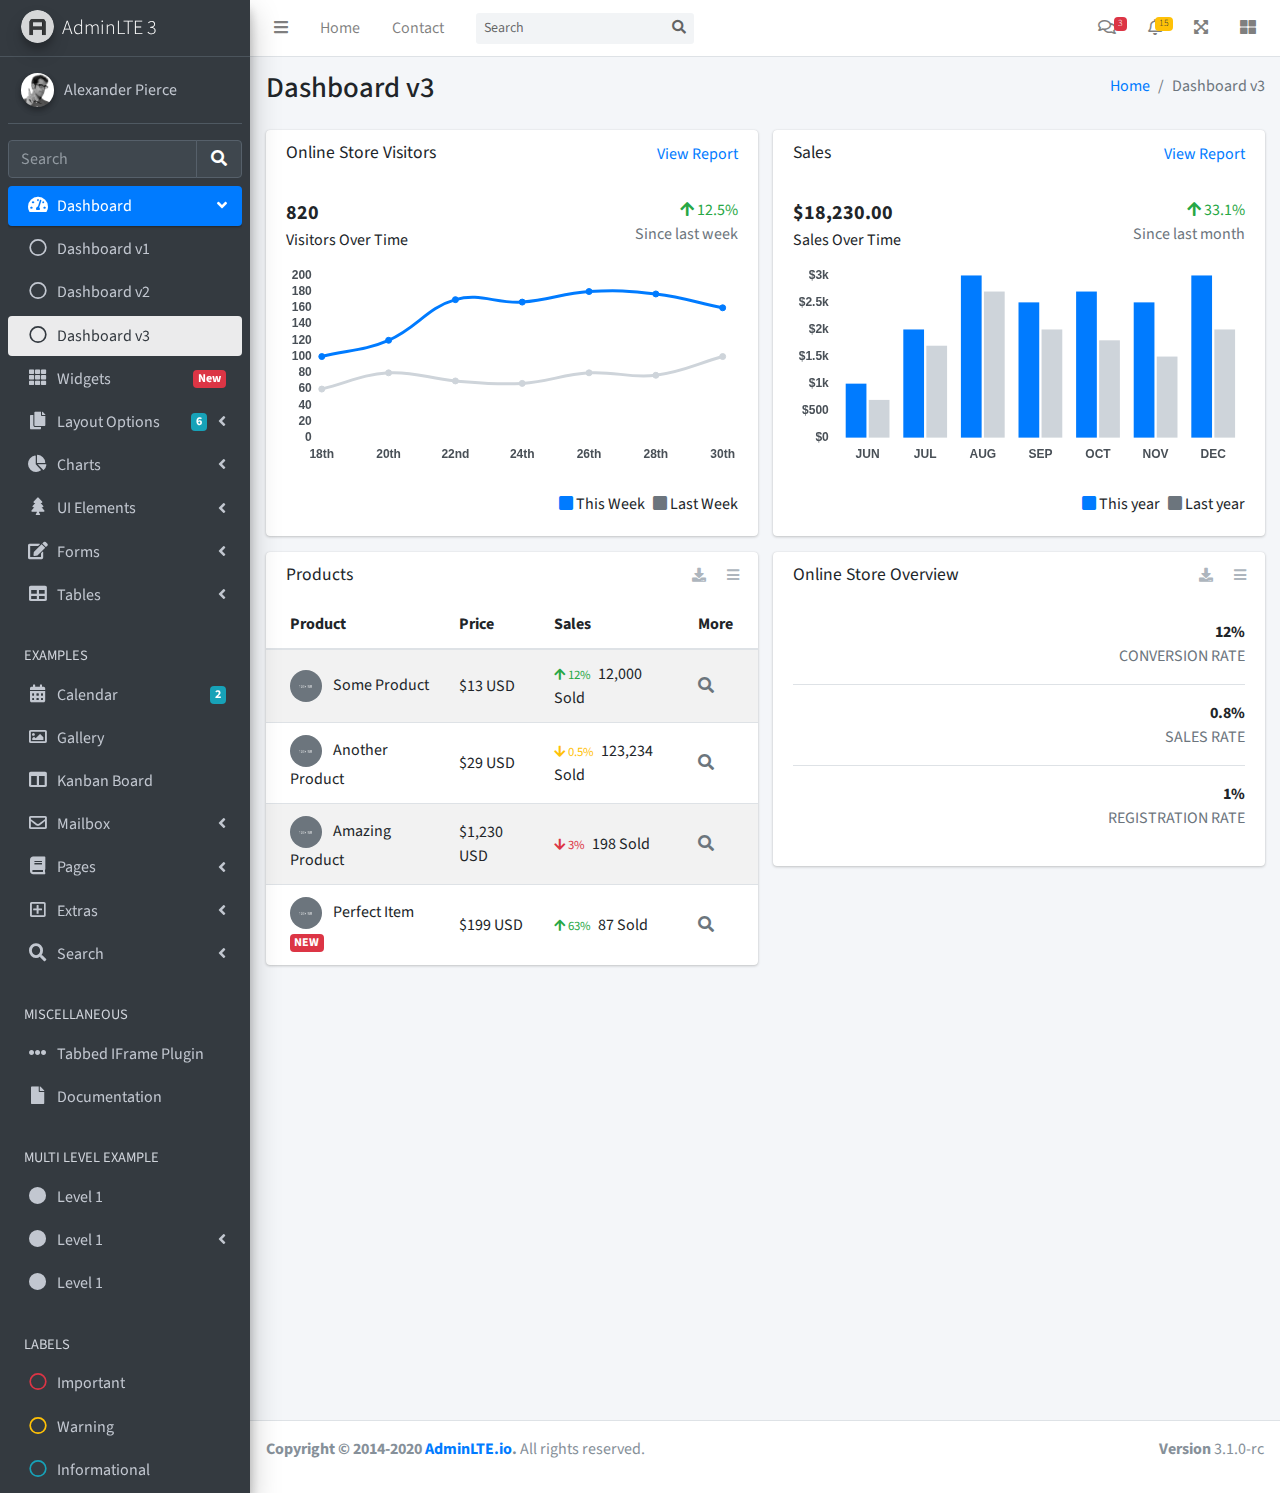
<file: src/main/webapp/resources/index3.html>
<!DOCTYPE html>
<html lang="en">
<head>
  <meta charset="utf-8">
  <meta name="viewport" content="width=device-width, initial-scale=1">
  <title>AdminLTE 3 | Dashboard 3</title>

  <!-- Google Font: Source Sans Pro -->
  <link rel="stylesheet" href="https://fonts.googleapis.com/css?family=Source+Sans+Pro:300,400,400i,700&display=fallback">
  <!-- Font Awesome Icons -->
  <link rel="stylesheet" href="plugins/fontawesome-free/css/all.min.css">
  <!-- IonIcons -->
  <link rel="stylesheet" href="https://code.ionicframework.com/ionicons/2.0.1/css/ionicons.min.css">
  <!-- Theme style -->
  <link rel="stylesheet" href="dist/css/adminlte.min.css">
</head>
<!--
`body` tag options:

  Apply one or more of the following classes to to the body tag
  to get the desired effect

  * sidebar-collapse
  * sidebar-mini
-->
<body class="hold-transition sidebar-mini">
<div class="wrapper">
  <!-- Navbar -->
  <nav class="main-header navbar navbar-expand navbar-white navbar-light">
    <!-- Left navbar links -->
    <ul class="navbar-nav">
      <li class="nav-item">
        <a class="nav-link" data-widget="pushmenu" href="#" role="button"><i class="fas fa-bars"></i></a>
      </li>
      <li class="nav-item d-none d-sm-inline-block">
        <a href="index3.html" class="nav-link">Home</a>
      </li>
      <li class="nav-item d-none d-sm-inline-block">
        <a href="#" class="nav-link">Contact</a>
      </li>
    </ul>

    <!-- SEARCH FORM -->
    <form class="form-inline ml-3">
      <div class="input-group input-group-sm">
        <input class="form-control form-control-navbar" type="search" placeholder="Search" aria-label="Search">
        <div class="input-group-append">
          <button class="btn btn-navbar" type="submit">
            <i class="fas fa-search"></i>
          </button>
        </div>
      </div>
    </form>

    <!-- Right navbar links -->
    <ul class="navbar-nav ml-auto">
      <!-- Messages Dropdown Menu -->
      <li class="nav-item dropdown">
        <a class="nav-link" data-toggle="dropdown" href="#">
          <i class="far fa-comments"></i>
          <span class="badge badge-danger navbar-badge">3</span>
        </a>
        <div class="dropdown-menu dropdown-menu-lg dropdown-menu-right">
          <a href="#" class="dropdown-item">
            <!-- Message Start -->
            <div class="media">
              <img src="dist/img/user1-128x128.jpg" alt="User Avatar" class="img-size-50 mr-3 img-circle">
              <div class="media-body">
                <h3 class="dropdown-item-title">
                  Brad Diesel
                  <span class="float-right text-sm text-danger"><i class="fas fa-star"></i></span>
                </h3>
                <p class="text-sm">Call me whenever you can...</p>
                <p class="text-sm text-muted"><i class="far fa-clock mr-1"></i> 4 Hours Ago</p>
              </div>
            </div>
            <!-- Message End -->
          </a>
          <div class="dropdown-divider"></div>
          <a href="#" class="dropdown-item">
            <!-- Message Start -->
            <div class="media">
              <img src="dist/img/user8-128x128.jpg" alt="User Avatar" class="img-size-50 img-circle mr-3">
              <div class="media-body">
                <h3 class="dropdown-item-title">
                  John Pierce
                  <span class="float-right text-sm text-muted"><i class="fas fa-star"></i></span>
                </h3>
                <p class="text-sm">I got your message bro</p>
                <p class="text-sm text-muted"><i class="far fa-clock mr-1"></i> 4 Hours Ago</p>
              </div>
            </div>
            <!-- Message End -->
          </a>
          <div class="dropdown-divider"></div>
          <a href="#" class="dropdown-item">
            <!-- Message Start -->
            <div class="media">
              <img src="dist/img/user3-128x128.jpg" alt="User Avatar" class="img-size-50 img-circle mr-3">
              <div class="media-body">
                <h3 class="dropdown-item-title">
                  Nora Silvester
                  <span class="float-right text-sm text-warning"><i class="fas fa-star"></i></span>
                </h3>
                <p class="text-sm">The subject goes here</p>
                <p class="text-sm text-muted"><i class="far fa-clock mr-1"></i> 4 Hours Ago</p>
              </div>
            </div>
            <!-- Message End -->
          </a>
          <div class="dropdown-divider"></div>
          <a href="#" class="dropdown-item dropdown-footer">See All Messages</a>
        </div>
      </li>
      <!-- Notifications Dropdown Menu -->
      <li class="nav-item dropdown">
        <a class="nav-link" data-toggle="dropdown" href="#">
          <i class="far fa-bell"></i>
          <span class="badge badge-warning navbar-badge">15</span>
        </a>
        <div class="dropdown-menu dropdown-menu-lg dropdown-menu-right">
          <span class="dropdown-item dropdown-header">15 Notifications</span>
          <div class="dropdown-divider"></div>
          <a href="#" class="dropdown-item">
            <i class="fas fa-envelope mr-2"></i> 4 new messages
            <span class="float-right text-muted text-sm">3 mins</span>
          </a>
          <div class="dropdown-divider"></div>
          <a href="#" class="dropdown-item">
            <i class="fas fa-users mr-2"></i> 8 friend requests
            <span class="float-right text-muted text-sm">12 hours</span>
          </a>
          <div class="dropdown-divider"></div>
          <a href="#" class="dropdown-item">
            <i class="fas fa-file mr-2"></i> 3 new reports
            <span class="float-right text-muted text-sm">2 days</span>
          </a>
          <div class="dropdown-divider"></div>
          <a href="#" class="dropdown-item dropdown-footer">See All Notifications</a>
        </div>
      </li>
      <li class="nav-item">
        <a class="nav-link" data-widget="fullscreen" href="#" role="button">
          <i class="fas fa-expand-arrows-alt"></i>
        </a>
      </li>
      <li class="nav-item">
        <a class="nav-link" data-widget="control-sidebar" data-slide="true" href="#" role="button">
          <i class="fas fa-th-large"></i>
        </a>
      </li>
    </ul>
  </nav>
  <!-- /.navbar -->

  <!-- Main Sidebar Container -->
  <aside class="main-sidebar sidebar-dark-primary elevation-4">
    <!-- Brand Logo -->
    <a href="index3.html" class="brand-link">
      <img src="dist/img/AdminLTELogo.png" alt="AdminLTE Logo" class="brand-image img-circle elevation-3" style="opacity: .8">
      <span class="brand-text font-weight-light">AdminLTE 3</span>
    </a>

    <!-- Sidebar -->
    <div class="sidebar">
      <!-- Sidebar user panel (optional) -->
      <div class="user-panel mt-3 pb-3 mb-3 d-flex">
        <div class="image">
          <img src="dist/img/user2-160x160.jpg" class="img-circle elevation-2" alt="User Image">
        </div>
        <div class="info">
          <a href="#" class="d-block">Alexander Pierce</a>
        </div>
      </div>

      <!-- SidebarSearch Form -->
      <div class="form-inline">
        <div class="input-group" data-widget="sidebar-search">
          <input class="form-control form-control-sidebar" type="search" placeholder="Search" aria-label="Search">
          <div class="input-group-append">
            <button class="btn btn-sidebar">
              <i class="fas fa-search fa-fw"></i>
            </button>
          </div>
        </div>
      </div>

      <!-- Sidebar Menu -->
      <nav class="mt-2">
        <ul class="nav nav-pills nav-sidebar flex-column" data-widget="treeview" role="menu" data-accordion="false">
          <!-- Add icons to the links using the .nav-icon class
               with font-awesome or any other icon font library -->
          <li class="nav-item menu-open">
            <a href="#" class="nav-link active">
              <i class="nav-icon fas fa-tachometer-alt"></i>
              <p>
                Dashboard
                <i class="right fas fa-angle-left"></i>
              </p>
            </a>
            <ul class="nav nav-treeview">
              <li class="nav-item">
                <a href="./index.html" class="nav-link">
                  <i class="far fa-circle nav-icon"></i>
                  <p>Dashboard v1</p>
                </a>
              </li>
              <li class="nav-item">
                <a href="./index2.html" class="nav-link">
                  <i class="far fa-circle nav-icon"></i>
                  <p>Dashboard v2</p>
                </a>
              </li>
              <li class="nav-item">
                <a href="./index3.html" class="nav-link active">
                  <i class="far fa-circle nav-icon"></i>
                  <p>Dashboard v3</p>
                </a>
              </li>
            </ul>
          </li>
          <li class="nav-item">
            <a href="pages/widgets.html" class="nav-link">
              <i class="nav-icon fas fa-th"></i>
              <p>
                Widgets
                <span class="right badge badge-danger">New</span>
              </p>
            </a>
          </li>
          <li class="nav-item">
            <a href="#" class="nav-link">
              <i class="nav-icon fas fa-copy"></i>
              <p>
                Layout Options
                <i class="fas fa-angle-left right"></i>
                <span class="badge badge-info right">6</span>
              </p>
            </a>
            <ul class="nav nav-treeview">
              <li class="nav-item">
                <a href="pages/layout/top-nav.html" class="nav-link">
                  <i class="far fa-circle nav-icon"></i>
                  <p>Top Navigation</p>
                </a>
              </li>
              <li class="nav-item">
                <a href="pages/layout/top-nav-sidebar.html" class="nav-link">
                  <i class="far fa-circle nav-icon"></i>
                  <p>Top Navigation + Sidebar</p>
                </a>
              </li>
              <li class="nav-item">
                <a href="pages/layout/boxed.html" class="nav-link">
                  <i class="far fa-circle nav-icon"></i>
                  <p>Boxed</p>
                </a>
              </li>
              <li class="nav-item">
                <a href="pages/layout/fixed-sidebar.html" class="nav-link">
                  <i class="far fa-circle nav-icon"></i>
                  <p>Fixed Sidebar</p>
                </a>
              </li>
              <li class="nav-item">
                <a href="pages/layout/fixed-sidebar-custom.html" class="nav-link">
                  <i class="far fa-circle nav-icon"></i>
                  <p>Fixed Sidebar <small>+ Custom Area</small></p>
                </a>
              </li>
              <li class="nav-item">
                <a href="pages/layout/fixed-topnav.html" class="nav-link">
                  <i class="far fa-circle nav-icon"></i>
                  <p>Fixed Navbar</p>
                </a>
              </li>
              <li class="nav-item">
                <a href="pages/layout/fixed-footer.html" class="nav-link">
                  <i class="far fa-circle nav-icon"></i>
                  <p>Fixed Footer</p>
                </a>
              </li>
              <li class="nav-item">
                <a href="pages/layout/collapsed-sidebar.html" class="nav-link">
                  <i class="far fa-circle nav-icon"></i>
                  <p>Collapsed Sidebar</p>
                </a>
              </li>
            </ul>
          </li>
          <li class="nav-item">
            <a href="#" class="nav-link">
              <i class="nav-icon fas fa-chart-pie"></i>
              <p>
                Charts
                <i class="right fas fa-angle-left"></i>
              </p>
            </a>
            <ul class="nav nav-treeview">
              <li class="nav-item">
                <a href="pages/charts/chartjs.html" class="nav-link">
                  <i class="far fa-circle nav-icon"></i>
                  <p>ChartJS</p>
                </a>
              </li>
              <li class="nav-item">
                <a href="pages/charts/flot.html" class="nav-link">
                  <i class="far fa-circle nav-icon"></i>
                  <p>Flot</p>
                </a>
              </li>
              <li class="nav-item">
                <a href="pages/charts/inline.html" class="nav-link">
                  <i class="far fa-circle nav-icon"></i>
                  <p>Inline</p>
                </a>
              </li>
              <li class="nav-item">
                <a href="pages/charts/uplot.html" class="nav-link">
                  <i class="far fa-circle nav-icon"></i>
                  <p>uPlot</p>
                </a>
              </li>
            </ul>
          </li>
          <li class="nav-item">
            <a href="#" class="nav-link">
              <i class="nav-icon fas fa-tree"></i>
              <p>
                UI Elements
                <i class="fas fa-angle-left right"></i>
              </p>
            </a>
            <ul class="nav nav-treeview">
              <li class="nav-item">
                <a href="pages/UI/general.html" class="nav-link">
                  <i class="far fa-circle nav-icon"></i>
                  <p>General</p>
                </a>
              </li>
              <li class="nav-item">
                <a href="pages/UI/icons.html" class="nav-link">
                  <i class="far fa-circle nav-icon"></i>
                  <p>Icons</p>
                </a>
              </li>
              <li class="nav-item">
                <a href="pages/UI/buttons.html" class="nav-link">
                  <i class="far fa-circle nav-icon"></i>
                  <p>Buttons</p>
                </a>
              </li>
              <li class="nav-item">
                <a href="pages/UI/sliders.html" class="nav-link">
                  <i class="far fa-circle nav-icon"></i>
                  <p>Sliders</p>
                </a>
              </li>
              <li class="nav-item">
                <a href="pages/UI/modals.html" class="nav-link">
                  <i class="far fa-circle nav-icon"></i>
                  <p>Modals & Alerts</p>
                </a>
              </li>
              <li class="nav-item">
                <a href="pages/UI/navbar.html" class="nav-link">
                  <i class="far fa-circle nav-icon"></i>
                  <p>Navbar & Tabs</p>
                </a>
              </li>
              <li class="nav-item">
                <a href="pages/UI/timeline.html" class="nav-link">
                  <i class="far fa-circle nav-icon"></i>
                  <p>Timeline</p>
                </a>
              </li>
              <li class="nav-item">
                <a href="pages/UI/ribbons.html" class="nav-link">
                  <i class="far fa-circle nav-icon"></i>
                  <p>Ribbons</p>
                </a>
              </li>
            </ul>
          </li>
          <li class="nav-item">
            <a href="#" class="nav-link">
              <i class="nav-icon fas fa-edit"></i>
              <p>
                Forms
                <i class="fas fa-angle-left right"></i>
              </p>
            </a>
            <ul class="nav nav-treeview">
              <li class="nav-item">
                <a href="pages/forms/general.html" class="nav-link">
                  <i class="far fa-circle nav-icon"></i>
                  <p>General Elements</p>
                </a>
              </li>
              <li class="nav-item">
                <a href="pages/forms/advanced.html" class="nav-link">
                  <i class="far fa-circle nav-icon"></i>
                  <p>Advanced Elements</p>
                </a>
              </li>
              <li class="nav-item">
                <a href="pages/forms/editors.html" class="nav-link">
                  <i class="far fa-circle nav-icon"></i>
                  <p>Editors</p>
                </a>
              </li>
              <li class="nav-item">
                <a href="pages/forms/validation.html" class="nav-link">
                  <i class="far fa-circle nav-icon"></i>
                  <p>Validation</p>
                </a>
              </li>
            </ul>
          </li>
          <li class="nav-item">
            <a href="#" class="nav-link">
              <i class="nav-icon fas fa-table"></i>
              <p>
                Tables
                <i class="fas fa-angle-left right"></i>
              </p>
            </a>
            <ul class="nav nav-treeview">
              <li class="nav-item">
                <a href="pages/tables/simple.html" class="nav-link">
                  <i class="far fa-circle nav-icon"></i>
                  <p>Simple Tables</p>
                </a>
              </li>
              <li class="nav-item">
                <a href="pages/tables/data.html" class="nav-link">
                  <i class="far fa-circle nav-icon"></i>
                  <p>DataTables</p>
                </a>
              </li>
              <li class="nav-item">
                <a href="pages/tables/jsgrid.html" class="nav-link">
                  <i class="far fa-circle nav-icon"></i>
                  <p>jsGrid</p>
                </a>
              </li>
            </ul>
          </li>
          <li class="nav-header">EXAMPLES</li>
          <li class="nav-item">
            <a href="pages/calendar.html" class="nav-link">
              <i class="nav-icon fas fa-calendar-alt"></i>
              <p>
                Calendar
                <span class="badge badge-info right">2</span>
              </p>
            </a>
          </li>
          <li class="nav-item">
            <a href="pages/gallery.html" class="nav-link">
              <i class="nav-icon far fa-image"></i>
              <p>
                Gallery
              </p>
            </a>
          </li>
          <li class="nav-item">
            <a href="pages/kanban.html" class="nav-link">
              <i class="nav-icon fas fa-columns"></i>
              <p>
                Kanban Board
              </p>
            </a>
          </li>
          <li class="nav-item">
            <a href="#" class="nav-link">
              <i class="nav-icon far fa-envelope"></i>
              <p>
                Mailbox
                <i class="fas fa-angle-left right"></i>
              </p>
            </a>
            <ul class="nav nav-treeview">
              <li class="nav-item">
                <a href="pages/mailbox/mailbox.html" class="nav-link">
                  <i class="far fa-circle nav-icon"></i>
                  <p>Inbox</p>
                </a>
              </li>
              <li class="nav-item">
                <a href="pages/mailbox/compose.html" class="nav-link">
                  <i class="far fa-circle nav-icon"></i>
                  <p>Compose</p>
                </a>
              </li>
              <li class="nav-item">
                <a href="pages/mailbox/read-mail.html" class="nav-link">
                  <i class="far fa-circle nav-icon"></i>
                  <p>Read</p>
                </a>
              </li>
            </ul>
          </li>
          <li class="nav-item">
            <a href="#" class="nav-link">
              <i class="nav-icon fas fa-book"></i>
              <p>
                Pages
                <i class="fas fa-angle-left right"></i>
              </p>
            </a>
            <ul class="nav nav-treeview">
              <li class="nav-item">
                <a href="pages/examples/invoice.html" class="nav-link">
                  <i class="far fa-circle nav-icon"></i>
                  <p>Invoice</p>
                </a>
              </li>
              <li class="nav-item">
                <a href="pages/examples/profile.html" class="nav-link">
                  <i class="far fa-circle nav-icon"></i>
                  <p>Profile</p>
                </a>
              </li>
              <li class="nav-item">
                <a href="pages/examples/e-commerce.html" class="nav-link">
                  <i class="far fa-circle nav-icon"></i>
                  <p>E-commerce</p>
                </a>
              </li>
              <li class="nav-item">
                <a href="pages/examples/projects.html" class="nav-link">
                  <i class="far fa-circle nav-icon"></i>
                  <p>Projects</p>
                </a>
              </li>
              <li class="nav-item">
                <a href="pages/examples/project-add.html" class="nav-link">
                  <i class="far fa-circle nav-icon"></i>
                  <p>Project Add</p>
                </a>
              </li>
              <li class="nav-item">
                <a href="pages/examples/project-edit.html" class="nav-link">
                  <i class="far fa-circle nav-icon"></i>
                  <p>Project Edit</p>
                </a>
              </li>
              <li class="nav-item">
                <a href="pages/examples/project-detail.html" class="nav-link">
                  <i class="far fa-circle nav-icon"></i>
                  <p>Project Detail</p>
                </a>
              </li>
              <li class="nav-item">
                <a href="pages/examples/contacts.html" class="nav-link">
                  <i class="far fa-circle nav-icon"></i>
                  <p>Contacts</p>
                </a>
              </li>
              <li class="nav-item">
                <a href="pages/examples/faq.html" class="nav-link">
                  <i class="far fa-circle nav-icon"></i>
                  <p>FAQ</p>
                </a>
              </li>
              <li class="nav-item">
                <a href="pages/examples/contact-us.html" class="nav-link">
                  <i class="far fa-circle nav-icon"></i>
                  <p>Contact us</p>
                </a>
              </li>
            </ul>
          </li>
          <li class="nav-item">
            <a href="#" class="nav-link">
              <i class="nav-icon far fa-plus-square"></i>
              <p>
                Extras
                <i class="fas fa-angle-left right"></i>
              </p>
            </a>
            <ul class="nav nav-treeview">
              <li class="nav-item">
                <a href="#" class="nav-link">
                  <i class="far fa-circle nav-icon"></i>
                  <p>
                    Login & Register v1
                    <i class="fas fa-angle-left right"></i>
                  </p>
                </a>
                <ul class="nav nav-treeview">
                  <li class="nav-item">
                    <a href="pages/examples/login.html" class="nav-link">
                      <i class="far fa-circle nav-icon"></i>
                      <p>Login v1</p>
                    </a>
                  </li>
                  <li class="nav-item">
                    <a href="pages/examples/register.html" class="nav-link">
                      <i class="far fa-circle nav-icon"></i>
                      <p>Register v1</p>
                    </a>
                  </li>
                  <li class="nav-item">
                    <a href="pages/examples/forgot-password.html" class="nav-link">
                      <i class="far fa-circle nav-icon"></i>
                      <p>Forgot Password v1</p>
                    </a>
                  </li>
                  <li class="nav-item">
                    <a href="pages/examples/recover-password.html" class="nav-link">
                      <i class="far fa-circle nav-icon"></i>
                      <p>Recover Password v1</p>
                    </a>
                  </li>
                </ul>
              </li>
              <li class="nav-item">
                <a href="#" class="nav-link">
                  <i class="far fa-circle nav-icon"></i>
                  <p>
                    Login & Register v2
                    <i class="fas fa-angle-left right"></i>
                  </p>
                </a>
                <ul class="nav nav-treeview">
                  <li class="nav-item">
                    <a href="pages/examples/login-v2.html" class="nav-link">
                      <i class="far fa-circle nav-icon"></i>
                      <p>Login v2</p>
                    </a>
                  </li>
                  <li class="nav-item">
                    <a href="pages/examples/register-v2.html" class="nav-link">
                      <i class="far fa-circle nav-icon"></i>
                      <p>Register v2</p>
                    </a>
                  </li>
                  <li class="nav-item">
                    <a href="pages/examples/forgot-password-v2.html" class="nav-link">
                      <i class="far fa-circle nav-icon"></i>
                      <p>Forgot Password v2</p>
                    </a>
                  </li>
                  <li class="nav-item">
                    <a href="pages/examples/recover-password-v2.html" class="nav-link">
                      <i class="far fa-circle nav-icon"></i>
                      <p>Recover Password v2</p>
                    </a>
                  </li>
                </ul>
              </li>
              <li class="nav-item">
                <a href="pages/examples/lockscreen.html" class="nav-link">
                  <i class="far fa-circle nav-icon"></i>
                  <p>Lockscreen</p>
                </a>
              </li>
              <li class="nav-item">
                <a href="pages/examples/legacy-user-menu.html" class="nav-link">
                  <i class="far fa-circle nav-icon"></i>
                  <p>Legacy User Menu</p>
                </a>
              </li>
              <li class="nav-item">
                <a href="pages/examples/language-menu.html" class="nav-link">
                  <i class="far fa-circle nav-icon"></i>
                  <p>Language Menu</p>
                </a>
              </li>
              <li class="nav-item">
                <a href="pages/examples/404.html" class="nav-link">
                  <i class="far fa-circle nav-icon"></i>
                  <p>Error 404</p>
                </a>
              </li>
              <li class="nav-item">
                <a href="pages/examples/500.html" class="nav-link">
                  <i class="far fa-circle nav-icon"></i>
                  <p>Error 500</p>
                </a>
              </li>
              <li class="nav-item">
                <a href="pages/examples/pace.html" class="nav-link">
                  <i class="far fa-circle nav-icon"></i>
                  <p>Pace</p>
                </a>
              </li>
              <li class="nav-item">
                <a href="pages/examples/blank.html" class="nav-link">
                  <i class="far fa-circle nav-icon"></i>
                  <p>Blank Page</p>
                </a>
              </li>
              <li class="nav-item">
                <a href="starter.html" class="nav-link">
                  <i class="far fa-circle nav-icon"></i>
                  <p>Starter Page</p>
                </a>
              </li>
            </ul>
          </li>
          <li class="nav-item">
            <a href="#" class="nav-link">
              <i class="nav-icon fas fa-search"></i>
              <p>
                Search
                <i class="fas fa-angle-left right"></i>
              </p>
            </a>
            <ul class="nav nav-treeview">
              <li class="nav-item">
                <a href="pages/search/simple.html" class="nav-link">
                  <i class="far fa-circle nav-icon"></i>
                  <p>Simple Search</p>
                </a>
              </li>
              <li class="nav-item">
                <a href="pages/search/enhanced.html" class="nav-link">
                  <i class="far fa-circle nav-icon"></i>
                  <p>Enhanced</p>
                </a>
              </li>
            </ul>
          </li>
          <li class="nav-header">MISCELLANEOUS</li>
          <li class="nav-item">
            <a href="iframe.html" class="nav-link">
              <i class="nav-icon fas fa-ellipsis-h"></i>
              <p>Tabbed IFrame Plugin</p>
            </a>
          </li>
          <li class="nav-item">
            <a href="https://adminlte.io/docs/3.1/" class="nav-link">
              <i class="nav-icon fas fa-file"></i>
              <p>Documentation</p>
            </a>
          </li>
          <li class="nav-header">MULTI LEVEL EXAMPLE</li>
          <li class="nav-item">
            <a href="#" class="nav-link">
              <i class="fas fa-circle nav-icon"></i>
              <p>Level 1</p>
            </a>
          </li>
          <li class="nav-item">
            <a href="#" class="nav-link">
              <i class="nav-icon fas fa-circle"></i>
              <p>
                Level 1
                <i class="right fas fa-angle-left"></i>
              </p>
            </a>
            <ul class="nav nav-treeview">
              <li class="nav-item">
                <a href="#" class="nav-link">
                  <i class="far fa-circle nav-icon"></i>
                  <p>Level 2</p>
                </a>
              </li>
              <li class="nav-item">
                <a href="#" class="nav-link">
                  <i class="far fa-circle nav-icon"></i>
                  <p>
                    Level 2
                    <i class="right fas fa-angle-left"></i>
                  </p>
                </a>
                <ul class="nav nav-treeview">
                  <li class="nav-item">
                    <a href="#" class="nav-link">
                      <i class="far fa-dot-circle nav-icon"></i>
                      <p>Level 3</p>
                    </a>
                  </li>
                  <li class="nav-item">
                    <a href="#" class="nav-link">
                      <i class="far fa-dot-circle nav-icon"></i>
                      <p>Level 3</p>
                    </a>
                  </li>
                  <li class="nav-item">
                    <a href="#" class="nav-link">
                      <i class="far fa-dot-circle nav-icon"></i>
                      <p>Level 3</p>
                    </a>
                  </li>
                </ul>
              </li>
              <li class="nav-item">
                <a href="#" class="nav-link">
                  <i class="far fa-circle nav-icon"></i>
                  <p>Level 2</p>
                </a>
              </li>
            </ul>
          </li>
          <li class="nav-item">
            <a href="#" class="nav-link">
              <i class="fas fa-circle nav-icon"></i>
              <p>Level 1</p>
            </a>
          </li>
          <li class="nav-header">LABELS</li>
          <li class="nav-item">
            <a href="#" class="nav-link">
              <i class="nav-icon far fa-circle text-danger"></i>
              <p class="text">Important</p>
            </a>
          </li>
          <li class="nav-item">
            <a href="#" class="nav-link">
              <i class="nav-icon far fa-circle text-warning"></i>
              <p>Warning</p>
            </a>
          </li>
          <li class="nav-item">
            <a href="#" class="nav-link">
              <i class="nav-icon far fa-circle text-info"></i>
              <p>Informational</p>
            </a>
          </li>
        </ul>
      </nav>
      <!-- /.sidebar-menu -->
    </div>
    <!-- /.sidebar -->
  </aside>

  <!-- Content Wrapper. Contains page content -->
  <div class="content-wrapper">
    <!-- Content Header (Page header) -->
    <div class="content-header">
      <div class="container-fluid">
        <div class="row mb-2">
          <div class="col-sm-6">
            <h1 class="m-0">Dashboard v3</h1>
          </div><!-- /.col -->
          <div class="col-sm-6">
            <ol class="breadcrumb float-sm-right">
              <li class="breadcrumb-item"><a href="#">Home</a></li>
              <li class="breadcrumb-item active">Dashboard v3</li>
            </ol>
          </div><!-- /.col -->
        </div><!-- /.row -->
      </div><!-- /.container-fluid -->
    </div>
    <!-- /.content-header -->

    <!-- Main content -->
    <div class="content">
      <div class="container-fluid">
        <div class="row">
          <div class="col-lg-6">
            <div class="card">
              <div class="card-header border-0">
                <div class="d-flex justify-content-between">
                  <h3 class="card-title">Online Store Visitors</h3>
                  <a href="javascript:void(0);">View Report</a>
                </div>
              </div>
              <div class="card-body">
                <div class="d-flex">
                  <p class="d-flex flex-column">
                    <span class="text-bold text-lg">820</span>
                    <span>Visitors Over Time</span>
                  </p>
                  <p class="ml-auto d-flex flex-column text-right">
                    <span class="text-success">
                      <i class="fas fa-arrow-up"></i> 12.5%
                    </span>
                    <span class="text-muted">Since last week</span>
                  </p>
                </div>
                <!-- /.d-flex -->

                <div class="position-relative mb-4">
                  <canvas id="visitors-chart" height="200"></canvas>
                </div>

                <div class="d-flex flex-row justify-content-end">
                  <span class="mr-2">
                    <i class="fas fa-square text-primary"></i> This Week
                  </span>

                  <span>
                    <i class="fas fa-square text-gray"></i> Last Week
                  </span>
                </div>
              </div>
            </div>
            <!-- /.card -->

            <div class="card">
              <div class="card-header border-0">
                <h3 class="card-title">Products</h3>
                <div class="card-tools">
                  <a href="#" class="btn btn-tool btn-sm">
                    <i class="fas fa-download"></i>
                  </a>
                  <a href="#" class="btn btn-tool btn-sm">
                    <i class="fas fa-bars"></i>
                  </a>
                </div>
              </div>
              <div class="card-body table-responsive p-0">
                <table class="table table-striped table-valign-middle">
                  <thead>
                  <tr>
                    <th>Product</th>
                    <th>Price</th>
                    <th>Sales</th>
                    <th>More</th>
                  </tr>
                  </thead>
                  <tbody>
                  <tr>
                    <td>
                      <img src="dist/img/default-150x150.png" alt="Product 1" class="img-circle img-size-32 mr-2">
                      Some Product
                    </td>
                    <td>$13 USD</td>
                    <td>
                      <small class="text-success mr-1">
                        <i class="fas fa-arrow-up"></i>
                        12%
                      </small>
                      12,000 Sold
                    </td>
                    <td>
                      <a href="#" class="text-muted">
                        <i class="fas fa-search"></i>
                      </a>
                    </td>
                  </tr>
                  <tr>
                    <td>
                      <img src="dist/img/default-150x150.png" alt="Product 1" class="img-circle img-size-32 mr-2">
                      Another Product
                    </td>
                    <td>$29 USD</td>
                    <td>
                      <small class="text-warning mr-1">
                        <i class="fas fa-arrow-down"></i>
                        0.5%
                      </small>
                      123,234 Sold
                    </td>
                    <td>
                      <a href="#" class="text-muted">
                        <i class="fas fa-search"></i>
                      </a>
                    </td>
                  </tr>
                  <tr>
                    <td>
                      <img src="dist/img/default-150x150.png" alt="Product 1" class="img-circle img-size-32 mr-2">
                      Amazing Product
                    </td>
                    <td>$1,230 USD</td>
                    <td>
                      <small class="text-danger mr-1">
                        <i class="fas fa-arrow-down"></i>
                        3%
                      </small>
                      198 Sold
                    </td>
                    <td>
                      <a href="#" class="text-muted">
                        <i class="fas fa-search"></i>
                      </a>
                    </td>
                  </tr>
                  <tr>
                    <td>
                      <img src="dist/img/default-150x150.png" alt="Product 1" class="img-circle img-size-32 mr-2">
                      Perfect Item
                      <span class="badge bg-danger">NEW</span>
                    </td>
                    <td>$199 USD</td>
                    <td>
                      <small class="text-success mr-1">
                        <i class="fas fa-arrow-up"></i>
                        63%
                      </small>
                      87 Sold
                    </td>
                    <td>
                      <a href="#" class="text-muted">
                        <i class="fas fa-search"></i>
                      </a>
                    </td>
                  </tr>
                  </tbody>
                </table>
              </div>
            </div>
            <!-- /.card -->
          </div>
          <!-- /.col-md-6 -->
          <div class="col-lg-6">
            <div class="card">
              <div class="card-header border-0">
                <div class="d-flex justify-content-between">
                  <h3 class="card-title">Sales</h3>
                  <a href="javascript:void(0);">View Report</a>
                </div>
              </div>
              <div class="card-body">
                <div class="d-flex">
                  <p class="d-flex flex-column">
                    <span class="text-bold text-lg">$18,230.00</span>
                    <span>Sales Over Time</span>
                  </p>
                  <p class="ml-auto d-flex flex-column text-right">
                    <span class="text-success">
                      <i class="fas fa-arrow-up"></i> 33.1%
                    </span>
                    <span class="text-muted">Since last month</span>
                  </p>
                </div>
                <!-- /.d-flex -->

                <div class="position-relative mb-4">
                  <canvas id="sales-chart" height="200"></canvas>
                </div>

                <div class="d-flex flex-row justify-content-end">
                  <span class="mr-2">
                    <i class="fas fa-square text-primary"></i> This year
                  </span>

                  <span>
                    <i class="fas fa-square text-gray"></i> Last year
                  </span>
                </div>
              </div>
            </div>
            <!-- /.card -->

            <div class="card">
              <div class="card-header border-0">
                <h3 class="card-title">Online Store Overview</h3>
                <div class="card-tools">
                  <a href="#" class="btn btn-sm btn-tool">
                    <i class="fas fa-download"></i>
                  </a>
                  <a href="#" class="btn btn-sm btn-tool">
                    <i class="fas fa-bars"></i>
                  </a>
                </div>
              </div>
              <div class="card-body">
                <div class="d-flex justify-content-between align-items-center border-bottom mb-3">
                  <p class="text-success text-xl">
                    <i class="ion ion-ios-refresh-empty"></i>
                  </p>
                  <p class="d-flex flex-column text-right">
                    <span class="font-weight-bold">
                      <i class="ion ion-android-arrow-up text-success"></i> 12%
                    </span>
                    <span class="text-muted">CONVERSION RATE</span>
                  </p>
                </div>
                <!-- /.d-flex -->
                <div class="d-flex justify-content-between align-items-center border-bottom mb-3">
                  <p class="text-warning text-xl">
                    <i class="ion ion-ios-cart-outline"></i>
                  </p>
                  <p class="d-flex flex-column text-right">
                    <span class="font-weight-bold">
                      <i class="ion ion-android-arrow-up text-warning"></i> 0.8%
                    </span>
                    <span class="text-muted">SALES RATE</span>
                  </p>
                </div>
                <!-- /.d-flex -->
                <div class="d-flex justify-content-between align-items-center mb-0">
                  <p class="text-danger text-xl">
                    <i class="ion ion-ios-people-outline"></i>
                  </p>
                  <p class="d-flex flex-column text-right">
                    <span class="font-weight-bold">
                      <i class="ion ion-android-arrow-down text-danger"></i> 1%
                    </span>
                    <span class="text-muted">REGISTRATION RATE</span>
                  </p>
                </div>
                <!-- /.d-flex -->
              </div>
            </div>
          </div>
          <!-- /.col-md-6 -->
        </div>
        <!-- /.row -->
      </div>
      <!-- /.container-fluid -->
    </div>
    <!-- /.content -->
  </div>
  <!-- /.content-wrapper -->

  <!-- Control Sidebar -->
  <aside class="control-sidebar control-sidebar-dark">
    <!-- Control sidebar content goes here -->
  </aside>
  <!-- /.control-sidebar -->

  <!-- Main Footer -->
  <footer class="main-footer">
    <strong>Copyright &copy; 2014-2020 <a href="https://adminlte.io">AdminLTE.io</a>.</strong>
    All rights reserved.
    <div class="float-right d-none d-sm-inline-block">
      <b>Version</b> 3.1.0-rc
    </div>
  </footer>
</div>
<!-- ./wrapper -->

<!-- REQUIRED SCRIPTS -->

<!-- jQuery -->
<script src="plugins/jquery/jquery.min.js"></script>
<!-- Bootstrap -->
<script src="plugins/bootstrap/js/bootstrap.bundle.min.js"></script>
<!-- AdminLTE -->
<script src="dist/js/adminlte.js"></script>

<!-- OPTIONAL SCRIPTS -->
<script src="plugins/chart.js/Chart.min.js"></script>
<!-- AdminLTE for demo purposes -->
<script src="dist/js/demo.js"></script>
<!-- AdminLTE dashboard demo (This is only for demo purposes) -->
<script src="dist/js/pages/dashboard3.js"></script>
</body>
</html>
</file>
<file: src/main/webapp/resources/plugins/daterangepicker/daterangepicker.css>
.daterangepicker {
  position: absolute;
  color: inherit;
  background-color: #fff;
  border-radius: 4px;
  border: 1px solid #ddd;
  width: 278px;
  max-width: none;
  padding: 0;
  margin-top: 7px;
  top: 100px;
  left: 20px;
  z-index: 3001;
  display: none;
  font-family: arial;
  font-size: 15px;
  line-height: 1em;
}

.daterangepicker:before, .daterangepicker:after {
  position: absolute;
  display: inline-block;
  border-bottom-color: rgba(0, 0, 0, 0.2);
  content: '';
}

.daterangepicker:before {
  top: -7px;
  border-right: 7px solid transparent;
  border-left: 7px solid transparent;
  border-bottom: 7px solid #ccc;
}

.daterangepicker:after {
  top: -6px;
  border-right: 6px solid transparent;
  border-bottom: 6px solid #fff;
  border-left: 6px solid transparent;
}

.daterangepicker.opensleft:before {
  right: 9px;
}

.daterangepicker.opensleft:after {
  right: 10px;
}

.daterangepicker.openscenter:before {
  left: 0;
  right: 0;
  width: 0;
  margin-left: auto;
  margin-right: auto;
}

.daterangepicker.openscenter:after {
  left: 0;
  right: 0;
  width: 0;
  margin-left: auto;
  margin-right: auto;
}

.daterangepicker.opensright:before {
  left: 9px;
}

.daterangepicker.opensright:after {
  left: 10px;
}

.daterangepicker.drop-up {
  margin-top: -7px;
}

.daterangepicker.drop-up:before {
  top: initial;
  bottom: -7px;
  border-bottom: initial;
  border-top: 7px solid #ccc;
}

.daterangepicker.drop-up:after {
  top: initial;
  bottom: -6px;
  border-bottom: initial;
  border-top: 6px solid #fff;
}

.daterangepicker.single .daterangepicker .ranges, .daterangepicker.single .drp-calendar {
  float: none;
}

.daterangepicker.single .drp-selected {
  display: none;
}

.daterangepicker.show-calendar .drp-calendar {
  display: block;
}

.daterangepicker.show-calendar .drp-buttons {
  display: block;
}

.daterangepicker.auto-apply .drp-buttons {
  display: none;
}

.daterangepicker .drp-calendar {
  display: none;
  max-width: 270px;
}

.daterangepicker .drp-calendar.left {
  padding: 8px 0 8px 8px;
}

.daterangepicker .drp-calendar.right {
  padding: 8px;
}

.daterangepicker .drp-calendar.single .calendar-table {
  border: none;
}

.daterangepicker .calendar-table .next span, .daterangepicker .calendar-table .prev span {
  color: #fff;
  border: solid black;
  border-width: 0 2px 2px 0;
  border-radius: 0;
  display: inline-block;
  padding: 3px;
}

.daterangepicker .calendar-table .next span {
  transform: rotate(-45deg);
  -webkit-transform: rotate(-45deg);
}

.daterangepicker .calendar-table .prev span {
  transform: rotate(135deg);
  -webkit-transform: rotate(135deg);
}

.daterangepicker .calendar-table th, .daterangepicker .calendar-table td {
  white-space: nowrap;
  text-align: center;
  vertical-align: middle;
  min-width: 32px;
  width: 32px;
  height: 24px;
  line-height: 24px;
  font-size: 12px;
  border-radius: 4px;
  border: 1px solid transparent;
  white-space: nowrap;
  cursor: pointer;
}

.daterangepicker .calendar-table {
  border: 1px solid #fff;
  border-radius: 4px;
  background-color: #fff;
}

.daterangepicker .calendar-table table {
  width: 100%;
  margin: 0;
  border-spacing: 0;
  border-collapse: collapse;
}

.daterangepicker td.available:hover, .daterangepicker th.available:hover {
  background-color: #eee;
  border-color: transparent;
  color: inherit;
}

.daterangepicker td.week, .daterangepicker th.week {
  font-size: 80%;
  color: #ccc;
}

.daterangepicker td.off, .daterangepicker td.off.in-range, .daterangepicker td.off.start-date, .daterangepicker td.off.end-date {
  background-color: #fff;
  border-color: transparent;
  color: #999;
}

.daterangepicker td.in-range {
  background-color: #ebf4f8;
  border-color: transparent;
  color: #000;
  border-radius: 0;
}

.daterangepicker td.start-date {
  border-radius: 4px 0 0 4px;
}

.daterangepicker td.end-date {
  border-radius: 0 4px 4px 0;
}

.daterangepicker td.start-date.end-date {
  border-radius: 4px;
}

.daterangepicker td.active, .daterangepicker td.active:hover {
  background-color: #357ebd;
  border-color: transparent;
  color: #fff;
}

.daterangepicker th.month {
  width: auto;
}

.daterangepicker td.disabled, .daterangepicker option.disabled {
  color: #999;
  cursor: not-allowed;
  text-decoration: line-through;
}

.daterangepicker select.monthselect, .daterangepicker select.yearselect {
  font-size: 12px;
  padding: 1px;
  height: auto;
  margin: 0;
  cursor: default;
}

.daterangepicker select.monthselect {
  margin-right: 2%;
  width: 56%;
}

.daterangepicker select.yearselect {
  width: 40%;
}

.daterangepicker select.hourselect, .daterangepicker select.minuteselect, .daterangepicker select.secondselect, .daterangepicker select.ampmselect {
  width: 50px;
  margin: 0 auto;
  background: #eee;
  border: 1px solid #eee;
  padding: 2px;
  outline: 0;
  font-size: 12px;
}

.daterangepicker .calendar-time {
  text-align: center;
  margin: 4px auto 0 auto;
  line-height: 30px;
  position: relative;
}

.daterangepicker .calendar-time select.disabled {
  color: #ccc;
  cursor: not-allowed;
}

.daterangepicker .drp-buttons {
  clear: both;
  text-align: right;
  padding: 8px;
  border-top: 1px solid #ddd;
  display: none;
  line-height: 12px;
  vertical-align: middle;
}

.daterangepicker .drp-selected {
  display: inline-block;
  font-size: 12px;
  padding-right: 8px;
}

.daterangepicker .drp-buttons .btn {
  margin-left: 8px;
  font-size: 12px;
  font-weight: bold;
  padding: 4px 8px;
}

.daterangepicker.show-ranges.single.rtl .drp-calendar.left {
  border-right: 1px solid #ddd;
}

.daterangepicker.show-ranges.single.ltr .drp-calendar.left {
  border-left: 1px solid #ddd;
}

.daterangepicker.show-ranges.rtl .drp-calendar.right {
  border-right: 1px solid #ddd;
}

.daterangepicker.show-ranges.ltr .drp-calendar.left {
  border-left: 1px solid #ddd;
}

.daterangepicker .ranges {
  float: none;
  text-align: left;
  margin: 0;
}

.daterangepicker.show-calendar .ranges {
  margin-top: 8px;
}

.daterangepicker .ranges ul {
  list-style: none;
  margin: 0 auto;
  padding: 0;
  width: 100%;
}

.daterangepicker .ranges li {
  font-size: 12px;
  padding: 8px 12px;
  cursor: pointer;
}

.daterangepicker .ranges li:hover {
  background-color: #eee;
}

.daterangepicker .ranges li.active {
  background-color: #08c;
  color: #fff;
}

/*  Larger Screen Styling */
@media (min-width: 564px) {
  .daterangepicker {
    width: auto;
  }

  .daterangepicker .ranges ul {
    width: 140px;
  }

  .daterangepicker.single .ranges ul {
    width: 100%;
  }

  .daterangepicker.single .drp-calendar.left {
    clear: none;
  }

  .daterangepicker.single .ranges, .daterangepicker.single .drp-calendar {
    float: left;
  }

  .daterangepicker {
    direction: ltr;
    text-align: left;
  }

  .daterangepicker .drp-calendar.left {
    clear: left;
    margin-right: 0;
  }

  .daterangepicker .drp-calendar.left .calendar-table {
    border-right: none;
    border-top-right-radius: 0;
    border-bottom-right-radius: 0;
  }

  .daterangepicker .drp-calendar.right {
    margin-left: 0;
  }

  .daterangepicker .drp-calendar.right .calendar-table {
    border-left: none;
    border-top-left-radius: 0;
    border-bottom-left-radius: 0;
  }

  .daterangepicker .drp-calendar.left .calendar-table {
    padding-right: 8px;
  }

  .daterangepicker .ranges, .daterangepicker .drp-calendar {
    float: left;
  }
}

@media (min-width: 730px) {
  .daterangepicker .ranges {
    width: auto;
  }

  .daterangepicker .ranges {
    float: left;
  }

  .daterangepicker.rtl .ranges {
    float: right;
  }

  .daterangepicker .drp-calendar.left {
    clear: none !important;
  }
}
</file>
<file: src/main/webapp/resources/home/js/ckeditor/samples/css/samples.css>
/**
 * @license Copyright (c) 2003-2020, CKSource - Frederico Knabben. All rights reserved.
 * For licensing, see LICENSE.md or https://ckeditor.com/legal/ckeditor-oss-license
 */
@media (max-width: 900px) {
  .global-is-mobile-hidden {
    display: none !important;
  }
}
article,
aside,
details,
figcaption,
figure,
footer,
header,
hgroup,
main,
menu,
nav,
section {
  display: block;
}
body,
html {
  margin: 0;
  padding: 0;
  font: 16px / 1.8 Arial, 'Helvetica Neue', Helvetica, sans-serif;
  font-weight: 300;
  color: #575757;
}
.grid-width-10 {
  width: 10%;
}
.grid-width-20 {
  width: 20%;
}
.grid-width-30 {
  width: 30%;
}
.grid-width-40 {
  width: 40%;
}
.grid-width-50 {
  width: 50%;
}
.grid-width-60 {
  width: 60%;
}
.grid-width-70 {
  width: 70%;
}
.grid-width-80 {
  width: 80%;
}
.grid-width-90 {
  width: 90%;
}
.grid-width-100 {
  width: 100%;
}
@media (max-width: 900px) {
  .grid-width-10,
  .grid-width-20,
  .grid-width-30,
  .grid-width-40,
  .grid-width-50,
  .grid-width-60,
  .grid-width-70,
  .grid-width-80,
  .grid-width-90,
  .grid-width-100 {
    width: 100%;
  }
}
*[class*="grid-width"] {
  -webkit-box-sizing: border-box;
  -moz-box-sizing: border-box;
  box-sizing: border-box;
  padding-left: 4%;
  padding-right: 4%;
  float: left;
}
*[class*="grid-width"]:after,
.grid-container:after,
*[class*="grid-width"]:before,
.grid-container:before {
  content: '';
  display: block;
  overflow: hidden;
  visibility: hidden;
  font-size: 0;
  line-height: 0;
  width: 0;
  height: 0;
}
*[class*="grid-width"]:after,
.grid-container:after {
  clear: both;
}
.grid-container {
  -webkit-box-sizing: border-box;
  -moz-box-sizing: border-box;
  box-sizing: border-box;
  margin-left: auto;
  margin-right: auto;
}
.grid-container-nested *[class*="grid-width"]:first-child {
  padding-left: 0;
}
.grid-container-nested *[class*="grid-width"]:last-child {
  padding-right: 0;
}
@media (max-width: 900px) {
  .grid-container-nested *[class*="grid-width"]:first-child {
    padding-left: 4%;
  }
  .grid-container-nested *[class*="grid-width"]:last-child {
    padding-right: 4%;
  }
}
.header-a {
  min-height: 140px;
  overflow: hidden;
}
.header-a .header-a-logo {
  margin: 40px 0 0;
}
@media (max-width: 900px) {
  .header-a .header-a-logo {
    text-align: center;
  }
}
.header-a .header-a-logo img {
  border: transparent;
}
.navigation-a {
  height: 30px;
  background: #3D3D3D;
  position: absolute;
  left: 0;
  right: 0;
  top: 0;
  padding: 0;
  overflow: hidden;
}
@media (max-width: 900px) {
  .navigation-a {
    text-align: center;
  }
}
.navigation-a ul {
  list-style: none;
  margin: 0;
  overflow: hidden;
}
.navigation-a ul li,
.navigation-a ul li a {
  display: inline-block;
}
@media (max-width: 900px) {
  .navigation-a ul {
    width: auto;
    text-overflow: ellipsis;
    white-space: nowrap;
    display: inline-block;
    float: none;
  }
  .navigation-a ul:before,
  .navigation-a ul:after {
    display: none;
  }
}
.navigation-a ul.navigation-a-left {
  text-align: left;
}
@media (max-width: 900px) {
  .navigation-a ul.navigation-a-left {
    padding-right: 0;
  }
}
.navigation-a ul.navigation-a-right {
  text-align: right;
}
@media (max-width: 900px) {
  .navigation-a ul.navigation-a-right {
    padding-left: 23px;
  }
}
.navigation-a ul li + li {
  margin-left: 23px;
}
.navigation-a ul li a {
  font-size: 10px;
  font-size: 0.625rem;
  line-height: 18px;
  line-height: 1.13rem;
  line-height: 30px;
  float: left;
  color: #ddd;
  font-weight: bold;
  text-decoration: none;
  text-transform: uppercase;
}
.navigation-a ul li a:hover {
  cursor: pointer;
  color: #fff;
}
.icon-navigation-a-github:before,
.icon-navigation-a-github:after {
  background-image: url("[data-uri]");
}
.navigation-b {
  text-align: right;
  margin: 52px 0 0;
  overflow: visible;
}
@media (max-width: 900px) {
  .navigation-b {
    text-align: center;
    margin-top: 20px;
    padding: 0;
  }
}
.navigation-b ul {
  padding: 0;
  list-style: none;
  margin: 0;
  overflow: visible;
}
.navigation-b ul li,
.navigation-b ul li a {
  display: inline-block;
}
@media (max-width: 900px) {
  .navigation-b ul {
    display: table;
    width: 100%;
    padding-bottom: 1.5em;
  }
}
@media (max-width: 900px) {
  .navigation-b ul li {
    display: table-row;
  }
}
.navigation-b ul li + li {
  margin-left: 20px;
}
@media (max-width: 900px) {
  .navigation-b ul li + li {
    margin-left: 0;
  }
}
.navigation-b ul li a {
  -webkit-box-sizing: border-box;
  -moz-box-sizing: border-box;
  box-sizing: border-box;
  text-transform: uppercase;
  text-decoration: none;
  outline: none;
}
@media (max-width: 900px) {
  .navigation-b ul li a {
    width: 100%;
    -webkit-border-radius: 0;
    -webkit-background-clip: padding-box;
    -moz-border-radius: 0;
    -moz-background-clip: padding;
    border-radius: 0;
    background-clip: padding-box;
  }
}
.footer-a {
  font-size: 13px;
  font-size: 0.8125rem;
  line-height: 23.4px;
  line-height: 1.46rem;
  padding-top: 2.25em;
  padding-bottom: 2.25em;
  overflow: hidden;
  color: #8a8a8a;
}
.footer-a a {
  color: #0287D0;
  text-decoration: none;
  border-bottom: 1px dotted #0287D0;
}
.footer-a a:hover {
  color: #0277b7;
}
.footer-a p {
  margin: 0;
  display: inline-block;
  text-align: center;
}
.content {
  font-size: 14px;
  font-size: 0.875rem;
  line-height: 25.2px;
  line-height: 1.57rem;
  overflow: hidden;
  padding-top: 1.5em;
  padding-bottom: 1.5em;
}
.content p {
  margin: 0.75em 0;
}
.content ul,
.content ol,
.content pre,
.content blockquote,
.content textarea:not([class^="cke"]),
.content .cke {
  margin: 1.875em 0;
}
.content code,
.content kbd {
  -webkit-border-radius: 3px;
  -webkit-background-clip: padding-box;
  -moz-border-radius: 3px;
  -moz-background-clip: padding;
  border-radius: 3px;
  background-clip: padding-box;
  padding: 3px 4px;
}
.content pre,
.content code,
.content kbd,
.content blockquote {
  background: #f5f5f5;
}
.content blockquote,
.content pre {
  background: none;
  border-left: 4px solid #0287D0;
  padding: 1.5em 2.25em;
}
.content p a,
.content ul a,
.content ol a,
.content blockquote a,
.content h1 a,
.content h2 a,
.content h3 a,
.content h4 a,
.content h5 a {
  color: #0287D0;
  text-decoration: none;
  border-bottom: 1px dotted #0287D0;
}
.content p a:hover,
.content ul a:hover,
.content ol a:hover,
.content blockquote a:hover,
.content h1 a:hover,
.content h2 a:hover,
.content h3 a:hover,
.content h4 a:hover,
.content h5 a:hover {
  color: #0277b7;
}
.content h1,
.content h2,
.content h3,
.content h4,
.content h5 {
  color: #000;
  font-weight: 100;
}
.content h1 code,
.content h2 code,
.content h3 code,
.content h4 code,
.content h5 code,
.content h1 kbd,
.content h2 kbd,
.content h3 kbd,
.content h4 kbd,
.content h5 kbd {
  font-size: inherit;
}
.content h1 a.content-heading-anchor,
.content h2 a.content-heading-anchor,
.content h3 a.content-heading-anchor,
.content h4 a.content-heading-anchor,
.content h5 a.content-heading-anchor {
  font-weight: 100;
  vertical-align: middle;
  opacity: 0;
  border: 0;
}
.content h1:hover a.content-heading-anchor,
.content h2:hover a.content-heading-anchor,
.content h3:hover a.content-heading-anchor,
.content h4:hover a.content-heading-anchor,
.content h5:hover a.content-heading-anchor {
  opacity: 1;
}
.content h1:target a,
.content h2:target a,
.content h3:target a,
.content h4:target a,
.content h5:target a {
  -webkit-animation: targetLinkOpacity 0.5s linear alternate;
  -moz-animation: targetLinkOpacity 0.5s linear alternate;
  -o-animation: targetLinkOpacity 0.5s linear alternate;
  animation: targetLinkOpacity 0.5s linear alternate;
  opacity: 1;
}
.content input,
.content select,
.content textarea:not([class^="cke"]) {
  -webkit-border-radius: 3px;
  -webkit-background-clip: padding-box;
  -moz-border-radius: 3px;
  -moz-background-clip: padding;
  border-radius: 3px;
  background-clip: padding-box;
  -webkit-box-shadow: inset 0 1px 1px rgba(0, 0, 0, 0.08);
  -moz-box-shadow: inset 0 1px 1px rgba(0, 0, 0, 0.08);
  box-shadow: inset 0 1px 1px rgba(0, 0, 0, 0.08);
  font: inherit;
  color: inherit;
  border: 1px solid #D9D9D9;
  padding: .2em .5em;
}
.content input:focus,
.content select:focus,
.content textarea:not([class^="cke"]):focus {
  border-color: #66afe9;
  outline: 0;
  -webkit-box-shadow: inset 0 1px 1px rgba(0, 0, 0, 0.08), 0 0 8px #93c6ef;
  -moz-box-shadow: inset 0 1px 1px rgba(0, 0, 0, 0.08), 0 0 8px #93c6ef;
  box-shadow: inset 0 1px 1px rgba(0, 0, 0, 0.08), 0 0 8px #93c6ef;
}
.content abbr {
  border-bottom: 1px dotted #666;
  cursor: pointer;
}
.content blockquote {
  font-style: italic;
  font-family: Georgia, Times, "Times New Roman", serif;
  font-size: 16px;
  font-size: 1rem;
  line-height: 28.8px;
  line-height: 1.8rem;
}
.content em {
  font-style: italic;
}
.content h1 {
  font-size: 36px;
  font-size: 2.25rem;
  line-height: 64.8px;
  line-height: 4.05rem;
  margin: 1.125em 0 0;
}
.content h2 {
  font-size: 27.2px;
  font-size: 1.7rem;
  line-height: 48.96px;
  line-height: 3.06rem;
  margin: 0.9em 0 0;
}
.content h3 {
  font-size: 24px;
  font-size: 1.5rem;
  line-height: 43.2px;
  line-height: 2.7rem;
  font-weight: 500;
  margin: 0.75em 0 0;
}
.content h4 {
  font-size: 19.2px;
  font-size: 1.2rem;
  line-height: 34.56px;
  line-height: 2.16rem;
  font-weight: 500;
  margin: 0.75em 0 0;
}
.content h5 {
  font-size: 17.6px;
  font-size: 1.1rem;
  line-height: 31.68px;
  line-height: 1.98rem;
  font-weight: 500;
  margin: 0.75em 0 0;
}
.content hr {
  border: 0;
  border-top: 4px solid #D9D9D9;
  margin: 1.5em 0;
}
.content input[type="text"] {
  height: 1.8em;
  line-height: 1.8em;
}
.content input[type="button"] {
  -webkit-appearance: button;
  -moz-appearance: button;
  appearance: button;
}
.content kbd {
  font-size: 12px;
  font-size: 0.75rem;
  line-height: 21.6px;
  line-height: 1.35rem;
  font-family: Arial, 'Helvetica Neue', Helvetica, sans-serif;
  padding: 2px 6px;
  -webkit-box-shadow: 0 0 4px #fff inset, 0 2px 0 #D9D9D9;
  -moz-box-shadow: 0 0 4px #fff inset, 0 2px 0 #D9D9D9;
  box-shadow: 0 0 4px #fff inset, 0 2px 0 #D9D9D9;
}
.content p img {
  vertical-align: middle;
}
.content p pre {
  padding: 1.5em;
}
.content pre {
  padding: 0;
  border: 0;
  tab-size: 4;
  -o-tab-size: 4;
  -moz-tab-size: 4;
}
.content pre,
.content code {
  font-size: 11.89px;
  font-size: 0.743rem;
  line-height: 21.4px;
  line-height: 1.34rem;
  font-family: Consolas, Menlo, Monaco, Lucida Console, Liberation Mono, DejaVu Sans Mono, Bitstream Vera Sans Mono, Courier New, monospace, serif;
}
.content pre a,
.content code a {
  border: 0;
}
.content pre code {
  padding: 0.75em;
  display: block;
}
.content strong {
  color: #000;
}
.content ul ul,
.content ol ul,
.content ul ol,
.content ol ol {
  margin: 0.75em 0;
}
.content ul li,
.content ol li {
  font-size: 14px;
  font-size: 0.875rem;
  line-height: 30.24px;
  line-height: 1.89rem;
}
.content textarea:not([class^="cke"]) {
  width: 100%;
}
.content div.todo {
  border: 2px dotted #444;
  padding: 10px;
  margin: 60px 0 10px 0;
  /* Remove me some day */
}
.content div.todo:before {
  content: "TODO";
  font-weight: bold;
}
body a.button-a,
body button.button-a,
body input.button-a {
  -webkit-border-radius: 3px;
  -webkit-background-clip: padding-box;
  -moz-border-radius: 3px;
  -moz-background-clip: padding;
  border-radius: 3px;
  background-clip: padding-box;
  font-size: 14px;
  font-size: 0.875rem;
  line-height: 25.2px;
  line-height: 1.57rem;
  height: 36px;
  line-height: 36px;
  padding: 0 1.1em;
  font-weight: 700;
  color: #3e3e3e;
  white-space: nowrap;
  text-decoration: none;
  display: inline-block;
  cursor: pointer;
  border: 0;
  vertical-align: middle;
  margin: 1px 0;
  background: transparent;
}
body a.button-a.icon-pos-left,
body button.button-a.icon-pos-left,
body input.button-a.icon-pos-left {
  padding-left: .8em;
}
body a.button-a.icon-pos-right,
body button.button-a.icon-pos-right,
body input.button-a.icon-pos-right {
  padding-right: .8em;
}
body a.button-a.button-a-no-text,
body button.button-a.button-a-no-text,
body input.button-a.button-a-no-text {
  -webkit-border-radius: 100px;
  -webkit-background-clip: padding-box;
  -moz-border-radius: 100px;
  -moz-background-clip: padding;
  border-radius: 100px;
  background-clip: padding-box;
  width: 36px;
  padding: 0;
  text-indent: -999px;
  overflow: hidden;
  position: relative;
  text-align: center;
}
body a.button-a.button-a-no-text:before,
body button.button-a.button-a-no-text:before,
body input.button-a.button-a-no-text:before {
  position: absolute;
  left: 50%;
  top: 50%;
  margin: -9px 0 0 -9px;
}
@media (max-width: 900px) {
  body a.button-a.button-a-mobile-collapsed,
  body button.button-a.button-a-mobile-collapsed,
  body input.button-a.button-a-mobile-collapsed {
    -webkit-border-radius: 100px;
    -webkit-background-clip: padding-box;
    -moz-border-radius: 100px;
    -moz-background-clip: padding;
    border-radius: 100px;
    background-clip: padding-box;
    width: 36px;
    padding: 0;
    text-indent: -999px;
    overflow: hidden;
    position: relative;
    text-align: center;
  }
  body a.button-a.button-a-mobile-collapsed:before,
  body button.button-a.button-a-mobile-collapsed:before,
  body input.button-a.button-a-mobile-collapsed:before {
    position: absolute;
    left: 50%;
    top: 50%;
    margin: -9px 0 0 -9px;
  }
  body a.button-a.button-a-mobile-collapsed:before,
  body button.button-a.button-a-mobile-collapsed:before,
  body input.button-a.button-a-mobile-collapsed:before {
    position: absolute;
    left: 50%;
    top: 50%;
    margin: -9px 0 0 -9px;
  }
}
body a.button-a:active,
body button.button-a:active,
body input.button-a:active,
body a.button-a:hover,
body button.button-a:hover,
body input.button-a:hover {
  color: #fff;
  background: #0277b7;
}
body a.button-a:focus,
body button.button-a:focus,
body input.button-a:focus {
  border-color: #66afe9;
  outline: 0;
  -webkit-box-shadow: inset 0 1px 1px rgba(0, 0, 0, 0.075), 0 0 8px #93c6ef;
  -moz-box-shadow: inset 0 1px 1px rgba(0, 0, 0, 0.075), 0 0 8px #93c6ef;
  box-shadow: inset 0 1px 1px rgba(0, 0, 0, 0.075), 0 0 8px #93c6ef;
}
body a.button-a-soft,
body button.button-a-soft,
body input.button-a-soft {
  background: #e7e7e7;
}
body a.button-a-soft:active,
body button.button-a-soft:active,
body input.button-a-soft:active,
body a.button-a-soft:hover,
body button.button-a-soft:hover,
body input.button-a-soft:hover {
  color: #3e3e3e;
  background: #cecece;
}
body a.button-a-background,
body button.button-a-background,
body input.button-a-background,
body a.navigation-b ul li a:hover,
body button.navigation-b ul li a:hover,
body input.navigation-b ul li a:hover {
  color: #fff;
  background: #0287D0;
}
body a.button-a-background:active,
body button.button-a-background:active,
body input.button-a-background:active,
body a.button-a-background:hover,
body button.button-a-background:hover,
body input.button-a-background:hover,
body a.navigation-b ul li a:hover:active,
body button.navigation-b ul li a:hover:active,
body input.navigation-b ul li a:hover:active,
body a.navigation-b ul li a:hover:hover,
body button.navigation-b ul li a:hover:hover,
body input.navigation-b ul li a:hover:hover {
  color: #fff;
  background: #0277b7;
}
.balloon-a {
  font-size: 12px;
  font-size: 0.75rem;
  line-height: 21.6px;
  line-height: 1.35rem;
  -webkit-border-radius: 3px;
  -webkit-background-clip: padding-box;
  -moz-border-radius: 3px;
  -moz-background-clip: padding;
  border-radius: 3px;
  background-clip: padding-box;
  border-bottom: 3px solid #d4d4d4;
  background: #ebebeb;
  display: inline-block;
  white-space: nowrap;
  padding: .4em 1.2em .2em;
  font-weight: 700;
  position: relative;
  z-index: 1000;
  text-transform: none;
  color: #575757;
}
.balloon-a:hover {
  color: #575757;
}
.balloon-a:before {
  content: '';
  width: 0;
  height: 0;
  border-style: solid;
  position: absolute;
}
.balloon-a-ne:before,
.balloon-a-nw:before {
  top: -13px;
  border-width: 0 9px 15.6px 9px;
  border-color: transparent transparent #ebebeb transparent;
}
.balloon-a-se:before,
.balloon-a-sw:before {
  bottom: -13px;
  border-width: 15.6px 9px 0 9px;
  border-color: #ebebeb transparent transparent transparent;
}
.balloon-a-nw:before,
.balloon-a-sw:before {
  left: 20px;
}
.balloon-a-ne:before,
.balloon-a-se:before {
  right: 20px;
}
.icon-pos-left:before,
.icon-pos-right:after {
  content: '';
  display: inline-block;
  width: 18px;
  height: 18px;
  vertical-align: middle;
  background-repeat: no-repeat;
}
.icon-pos-left:before {
  margin-right: 10px;
}
.icon-pos-right:after {
  margin-left: 10px;
}
.icon-download:before,
.icon-download:after {
  background-image: url("[data-uri]");
}
.icon-question-mark:before,
.icon-question-mark:after {
  background-image: url("[data-uri]");
}
.icon-close:before,
.icon-close:after {
  background-image: url("[data-uri]");
}
.ie8 .switch > * {
  vertical-align: middle;
}
.ie8 .switch input[type="radio"] {
  margin: 0 0.25em;
  display: inline-block;
}
.ie8 .switch label {
  margin-left: 0 !important;
  margin-right: 0 !important;
}
.ie8 .switch label[data-for="1"] {
  float: left;
}
.ie8 .switch label[data-for="2"] {
  float: right;
}
.ie8 .switch .switch-inner {
  display: none;
}
.switch {
  font-size: 14px;
  font-size: 0.875rem;
  line-height: 25.2px;
  line-height: 1.57rem;
  font-weight: bold;
  background-color: #0287D0;
  overflow: hidden;
  display: inline-block;
  padding: 0.75em 0.25em;
  color: #fff;
  -webkit-border-radius: 3px;
  -webkit-background-clip: padding-box;
  -moz-border-radius: 3px;
  -moz-background-clip: padding;
  border-radius: 3px;
  background-clip: padding-box;
  position: relative;
}
.switch input[type="radio"] {
  display: none;
}
.switch label {
  position: relative;
  z-index: 2;
  float: left;
  cursor: pointer;
  padding: 0 0.75em;
}
.switch label:hover {
  text-decoration: underline;
}
.switch .switch-inner {
  float: left;
  background-color: #FFF;
  height: 1.5em;
  width: 4.125em;
  padding: 2px;
  margin: 0 0.25em;
  -webkit-border-radius: 5.5px;
  -webkit-background-clip: padding-box;
  -moz-border-radius: 5.5px;
  -moz-background-clip: padding;
  border-radius: 5.5px;
  background-clip: padding-box;
}
.switch .switch-inner .handler {
  overflow: hidden;
  position: relative;
  display: block;
  height: 1.5em;
  width: 1.5em;
  background: #027dc1;
  -webkit-border-radius: 4.5px;
  -webkit-background-clip: padding-box;
  -moz-border-radius: 4.5px;
  -moz-background-clip: padding;
  border-radius: 4.5px;
  background-clip: padding-box;
}
.switch .switch-inner .handler:before {
  content: '';
  display: block;
  position: absolute;
  top: 0;
  right: 0;
  bottom: 3px;
  left: 0;
  background-color: #0291df;
  -webkit-border-bottom-left-radius: 4.5px;
  -moz-border-radius-bottomleft: 4.5px;
  border-bottom-left-radius: 4.5px;
  -webkit-border-bottom-right-radius: 4.5px;
  -webkit-background-clip: padding-box;
  -moz-border-radius-bottomright: 4.5px;
  -moz-background-clip: padding;
  border-bottom-right-radius: 4.5px;
  background-clip: padding-box;
}
.switch:hover .switch-inner .handler:before {
  background: #029ef3;
}
.switch input[data-num="2"]:checked ~ .switch-inner > .handler {
  margin-left: auto;
}
.switch input[data-num="2"]:checked ~ label[data-for="1"] {
  padding-right: 5.125em;
  margin-right: -4.375em;
}
.switch input[data-num="1"]:checked ~ label[data-for="2"] {
  padding-left: 5.125em;
  margin-left: -4.375em;
}
.toggler {
  -webkit-user-select: none;
  -moz-user-select: none;
  -ms-user-select: none;
  user-select: none;
}
.toggler label {
  cursor: pointer;
}
.toggler [data-collapse] {
  display: inherit;
}
.toggler [data-expand] {
  display: none;
}
.toggler.collapsed [data-collapse] {
  display: none;
}
.toggler.collapsed [data-expand] {
  display: inherit;
}
.toggler-container {
  overflow: hidden;
}
.toggler-container.collapsed {
  height: 0;
}
.icon-toggler-expanded:before,
.icon-toggler-collapsed:before,
.icon-toggler-expanded:after,
.icon-toggler-collapsed:after {
  background-image: url("[data-uri]");
}
.icon-toggler-expanded.icon-light:before,
.icon-toggler-collapsed.icon-light:before,
.icon-toggler-expanded.icon-light:after,
.icon-toggler-collapsed.icon-light:after {
  background-image: url("[data-uri]");
}
.icon-toggler-expanded:before,
.icon-toggler-expanded:after {
  background-position: top left;
}
.icon-toggler-collapsed:before,
.icon-toggler-collapsed:after {
  background-position: bottom left;
}
.modal {
  padding: 20px;
  border-radius: 3px;
  background-color: white;
  max-width: 700px;
  -webkit-box-sizing: border-box;
  -moz-box-sizing: border-box;
  box-sizing: border-box;
  width: 80% !important;
  top: 50% !important;
  -webkit-transform: translate(-50%, -50%) !important;
  -moz-transform: translate(-50%, -50%) !important;
  -ms-transform: translate(-50%, -50%) !important;
  -o-transform: translate(-50%, -50%) !important;
  transform: translate(-50%, -50%) !important;
}
.modal-close {
  -webkit-border-radius: 100px;
  -webkit-background-clip: padding-box;
  -moz-border-radius: 100px;
  -moz-background-clip: padding;
  border-radius: 100px;
  background-clip: padding-box;
  cursor: pointer;
  height: 18px;
  width: 18px;
  position: absolute;
  top: 10px;
  right: 10px;
  font-size: 17px;
  text-align: center;
  line-height: 19px;
  background: #cccccc;
}
main .grid-container,
header .grid-container,
.navigation-a > div,
footer > div {
  max-width: 968px;
}
.header-a {
  margin-top: 30px;
}
.footer-a {
  border-top: 1px solid #D9D9D9;
}
.adjoined-top {
  background-color: #0287D0;
  color: #fff;
}
.adjoined-top .content h1,
.adjoined-top .content h2,
.adjoined-top .content h3,
.adjoined-top .content h4,
.adjoined-top .content h5 {
  color: #fff;
}
.adjoined-top .content p {
  font-size: 18px;
  font-size: 1.125rem;
  line-height: 32.4px;
  line-height: 2.02rem;
  font-weight: 100;
}
.adjoined-top .content p a {
  text-decoration: none;
  border-bottom: 1px dotted #fff;
  color: inherit;
}
.adjoined-top .content p a:hover {
  color: #e6e6e6;
}
.adjoined-top .content button {
  color: #fff;
}
.adjoined-top .content strong {
  color: #fff;
}
.adjoined-top .content code {
  font-size: inherit;
  color: #0287D0;
}
.adjoined-bottom {
  position: relative;
}
.adjoined-bottom:before {
  z-index: -1;
  content: '';
  background: #0287D0;
  position: absolute;
  top: 0;
  left: 0;
  right: 0;
  height: 50%;
}
main .grid-container,
header .grid-container,
.navigation-a > div,
footer > div {
  max-width: 1052px;
}
main .grid-container.freed-width {
  max-width: none;
}
.switch {
  background: #027dc1;
  float: right;
  overflow: visible;
}
.switch .balloon-a {
  position: absolute;
  top: -40px;
  right: 50%;
  margin-right: -15px;
  background: #FFEFC1;
  border-bottom-color: #DCDCA4;
}
.switch .balloon-a:before {
  border-color: #FFEFC1 transparent transparent transparent;
}
#toolbar .editors-container {
  overflow: hidden;
  height: 0;
  transition: height 200ms;
}
#toolbar .editors-container.active {
  height: auto;
}
#main #editor {
  background: #FFF;
  padding: 2% 4%;
  border: dashed 5px #0287D0;
}
#main .adjoined-top:before {
  height: 335px;
}
#toolbar .adjoined-top:before {
  height: 219px;
}
#toolbar .adjoined-top .grid-container-nested {
  height: 147px;
}
.content .grid-switch-magic {
  margin: 3.5em 0 0;
}
#info-box {
  padding-bottom: 0;
}
#info-box > div {
  width: 100%;
  text-align: right;
}
#info-box > div .toggler {
  padding-right: 0;
}
#info-box > div .toggler:hover {
  background: transparent;
  color: #000;
}
#info-box > div .toggler:hover > label {
  text-decoration: underline;
}
#info-box > div h2 {
  float: left;
  margin-top: 0;
}
#info-box > div#instructions-container {
  text-align: left;
}
#toolbarModifierWrapper {
  overflow: hidden;
  height: 0;
  opacity: 0;
  transition: height 200ms;
}
#toolbarModifierWrapper.active {
  height: auto;
  opacity: 1;
}
header {
  overflow: visible;
}
header div.grid-container {
  overflow: visible;
}
header .navigation-b {
  overflow: visible;
}
header .navigation-b ul {
  overflow: visible;
}
header .navigation-b a {
  position: relative;
}
header .balloon-a {
  position: absolute;
  top: 48px;
  left: 50%;
  margin-left: -35px;
}
@media (max-width: 1140px) {
  header .balloon-a {
    left: auto;
    margin-left: auto;
    right: 50%;
    margin-right: -35px;
  }
  header .balloon-a:before {
    left: auto;
    right: 22px;
  }
}
@media (max-width: 900px) {
  header .balloon-a {
    display: none;
  }
}
header .header-a-logo img {
  width: 160px;
  height: 60px;
}

#toolbar .cke_toolbar {
  pointer-events: none;
  -webkit-user-select: none;
  -moz-user-select: none;
  -ms-user-select: none;
  user-select: none;
  cursor: default;
}
.some-toolbar-active .cke_toolbar {
  zoom: 1;
  filter: alpha(opacity=50);
  -webkit-opacity: 0.5;
  -moz-opacity: 0.5;
  opacity: 0.5;
}
.cke_toolbar.active {
  position: relative;
  zoom: 1;
  filter: alpha(opacity=100);
  -webkit-opacity: 1;
  -moz-opacity: 1;
  opacity: 1;
}
.cke_toolbar.active:after {
  content: '';
  display: block;
  position: absolute;
  top: 0;
  right: 6px;
  bottom: 5px;
  left: 0;
  -webkit-border-radius: 5px;
  -webkit-background-clip: padding-box;
  -moz-border-radius: 5px;
  -moz-background-clip: padding;
  border-radius: 5px;
  background-clip: padding-box;
  -webkit-box-shadow: 0px 0px 15px 3px #fff4b0;
  -moz-box-shadow: 0px 0px 15px 3px #fff4b0;
  box-shadow: 0px 0px 15px 3px #fff4b0;
}
.cke_toolbar.active .cke_toolgroup {
  -webkit-box-shadow: none;
  -moz-box-shadow: none;
  box-shadow: none;
  border-color: #e3c300;
}
.cke_toolbar.active .cke_combo,
.cke_toolbar.active .cke_toolgroup {
  position: relative;
  z-index: 2;
}
.cke_toolbar.active .cke_combo_button {
  -webkit-box-shadow: none;
  -moz-box-shadow: none;
  box-shadow: none;
}
.unselectable {
  -webkit-user-select: none;
  -moz-user-select: none;
  -ms-user-select: none;
  user-select: none;
}
.toolbar {
  padding: 5px 0;
  margin-bottom: 2.4em;
  overflow: hidden;
  background: #fff;
}
.toolbar button.button-a.cke_button {
  cursor: pointer;
  display: inline-block;
  padding: 4px 6px;
  outline: 0;
  border: 1px solid #a6a6a6;
}
.toolbar button.button-a.hidden {
  display: none;
}
.toolbar button.button-a.left {
  float: left;
  margin-right: 8px;
}
.toolbar button.button-a.right {
  float: right;
  margin-left: 8px;
}
.toolbar button.button-a .highlight {
  color: #ffefc1;
}
.configContainer.hidden,
.toolbarModifier.hidden,
.toolbarModifier-hints.hidden {
  display: none;
}
.toolbarModifier :focus,
.toolbar button:focus,
.configContainer textarea.configCode:focus {
  outline: none;
}
div.toolbarModifier {
  padding: 0;
  overflow: hidden;
  width: 100%;
  position: relative;
  display: table;
  border-collapse: collapse;
}
div.toolbarModifier ::-moz-focus-inner {
  border: 0;
}
div.toolbarModifier .empty {
  display: none;
}
div.toolbarModifier.empty-visible .empty {
  display: table-row;
  zoom: 1;
  filter: alpha(opacity=60);
  -webkit-opacity: 0.6;
  -moz-opacity: 0.6;
  opacity: 0.6;
}
div.toolbarModifier .empty > p {
  line-height: 31px;
}
div.toolbarModifier > ul {
  padding: 0;
  margin: 0;
  border-top: 1px solid #ccc;
  width: 100%;
}
div.toolbarModifier > ul[data-type="table-header"] {
  display: table-header-group;
}
div.toolbarModifier > ul[data-type="table-body"] {
  display: table-row-group;
}
div.toolbarModifier > ul p {
  padding: 0;
  margin: 0;
}
div.toolbarModifier > ul > li {
  display: table-row;
}
div.toolbarModifier > ul > li[data-type="header"] {
  font-weight: bold;
  user-select: none;
  cursor: default;
}
div.toolbarModifier > ul > li[data-type="group"],
div.toolbarModifier > ul > li[data-type="separator"] {
  border-bottom: 1px solid #ccc;
}
div.toolbarModifier > ul > li[data-type="subgroup"] {
  border-top: 1px solid #eee;
}
div.toolbarModifier > ul > li[data-type="subgroup"]:first-child {
  border-top: none;
}
div.toolbarModifier > ul > li[data-type="group"].active,
div.toolbarModifier > ul > li[data-type="group"]:hover,
div.toolbarModifier > ul > li[data-type="separator"].active,
div.toolbarModifier > ul > li[data-type="separator"]:hover {
  overflow: hidden;
  z-index: 2;
}
div.toolbarModifier > ul > li[data-type="group"].active,
div.toolbarModifier > ul > li[data-type="separator"].active,
div.toolbarModifier > ul > li[data-type="group"].active:hover,
div.toolbarModifier > ul > li[data-type="separator"].active:hover {
  background: #f0fafb;
}
div.toolbarModifier > ul > li[data-type="group"]:hover,
div.toolbarModifier > ul > li[data-type="separator"]:hover {
  background: #fffbe3;
}
div.toolbarModifier > ul > li[data-type="separator"] {
  background: #f5f5f5;
}
div.toolbarModifier > ul > li[data-type="separator"]:after {
  content: '';
  width: 100%;
}
div.toolbarModifier > ul > li[data-type="separator"] > p {
  padding: 2px 5px;
}
div.toolbarModifier > ul > li > p,
div.toolbarModifier > ul > li > ul {
  display: table-cell;
  vertical-align: middle;
}
div.toolbarModifier > ul > li p {
  padding-left: 5px;
  min-width: 200px;
}
div.toolbarModifier > ul > li p span {
  white-space: nowrap;
  cursor: default;
}
div.toolbarModifier > ul > li p span button {
  font-size: 12.666px;
  margin-right: 5px;
  cursor: pointer;
  background: #fff;
  -webkit-border-radius: 5px;
  -webkit-background-clip: padding-box;
  -moz-border-radius: 5px;
  -moz-background-clip: padding;
  border-radius: 5px;
  background-clip: padding-box;
  border: 1px solid #bbb;
  padding: 0 7px;
  line-height: 12px;
  height: 20px;
}
div.toolbarModifier > ul > li p span button:not(.disabled):hover,
div.toolbarModifier > ul > li p span button:not(.disabled):focus {
  color: #fff;
  background-color: #454545;
  border-color: transparent;
}
div.toolbarModifier > ul > li p span button.move.disabled {
  cursor: default;
  zoom: 1;
  filter: alpha(opacity=20);
  -webkit-opacity: 0.2;
  -moz-opacity: 0.2;
  opacity: 0.2;
}
div.toolbarModifier > ul > li ul {
  border-collapse: collapse;
  padding: 0;
  width: 100%;
}
div.toolbarModifier > ul > li ul li {
  display: table-row;
  list-style-type: none;
  line-height: 1;
}
div.toolbarModifier > ul > li ul li[data-type="subgroup"] {
  border-top: 1px solid #ddd;
}
div.toolbarModifier > ul > li ul li[data-type="subgroup"]:first-child {
  border-top: 0;
}
div.toolbarModifier > ul > li ul li[data-type="subgroup"] [data-type="button"] {
  -webkit-border-radius: 3px;
  -webkit-background-clip: padding-box;
  -moz-border-radius: 3px;
  -moz-background-clip: padding;
  border-radius: 3px;
  background-clip: padding-box;
  padding: 0 2px;
}
div.toolbarModifier > ul > li ul li[data-type="subgroup"] [data-type="button"]:focus {
  background: rgba(0, 0, 0, 0.04);
}
div.toolbarModifier > ul > li ul li[data-type="subgroup"] [data-type="button"] input {
  vertical-align: middle;
}
div.toolbarModifier > ul > li ul li > p,
div.toolbarModifier > ul > li ul li > ul {
  display: table-cell;
  vertical-align: middle;
}
div.toolbarModifier > ul > li ul li ul {
  padding: 0;
}
div.toolbarModifier > ul > li ul li ul li {
  padding: 0;
  display: inline-block;
  cursor: pointer;
  margin: 2px 5px 2px 0;
}
div.toolbarModifier > ul > li ul li ul li .cke_combo_text {
  cursor: pointer;
  white-space: nowrap;
}
div.toolbarModifier > ul > li ul li ul li .cke_toolgroup,
div.toolbarModifier > ul > li ul li ul li .cke_combo_button {
  cursor: pointer;
  margin: 0;
  vertical-align: middle;
  border: 1px solid #ddd;
  font-size: 11.41px;
  font-size: 0.713rem;
  line-height: 20.54px;
  line-height: 1.28rem;
}
div.toolbarModifier > .codemirror-wrapper {
  overflow-y: auto;
}
div.toolbarModifier-hints {
  float: right;
  width: 350px;
  min-width: 150px;
  overflow-y: auto;
  margin-left: 1.5em;
}
div.toolbarModifier-hints h3 {
  font-size: 18.08px;
  font-size: 1.13rem;
  line-height: 32.54px;
  line-height: 2.03rem;
  padding: 0.36em 1.5em;
  background: #f5f5f5;
  border-bottom: 1px solid #ddd;
  margin-top: 0;
  margin-bottom: 1.2em;
}
div.toolbarModifier-hints dl {
  margin-bottom: 1.2em;
  overflow: hidden;
}
div.toolbarModifier-hints dl .list-header {
  font-weight: bold;
  border: 0;
  padding-bottom: 0.6em;
}
div.toolbarModifier-hints dl > p {
  text-align: center;
}
div.toolbarModifier-hints dl dt {
  float: left;
  width: 9em;
  clear: both;
  text-align: right;
  border-top: 1px solid #ddd;
  padding-left: 1.5em;
  padding-right: .1em;
  -webkit-box-sizing: border-box;
  -moz-box-sizing: border-box;
  box-sizing: border-box;
}
div.toolbarModifier-hints dl dt code {
  background: none;
  border: none;
  vertical-align: middle;
}
div.toolbarModifier-hints dl dd {
  margin-left: 10em;
  clear: right;
  padding-right: 1.5em;
}
div.toolbarModifier-hints dl dd code {
  line-height: 2.2em;
}
div.toolbarModifier-hints dl dd:after {
  content: '\00a0';
  display: block;
  clear: left;
  float: right;
  height: 0;
  width: 0;
}
.toolbarModifier-hints,
.configContainer textarea.configCode,
.CodeMirror {
  -webkit-border-radius: 3px;
  -webkit-background-clip: padding-box;
  -moz-border-radius: 3px;
  -moz-background-clip: padding;
  border-radius: 3px;
  background-clip: padding-box;
  border: 1px solid #ccc;
  font-size: 13.01px;
  font-size: 0.813rem;
  line-height: 23.42px;
  line-height: 1.46rem;
}
.configContainer textarea.configCode,
.CodeMirror pre,
.CodeMirror-linenumber {
  font-size: 13.01px;
  font-size: 0.813rem;
  line-height: 23.42px;
  line-height: 1.46rem;
  font-family: Consolas, Menlo, Monaco, Lucida Console, Liberation Mono, DejaVu Sans Mono, Bitstream Vera Sans Mono, Courier New, monospace, serif;
}
.CodeMirror pre {
  border: none;
  padding: 0;
  margin: 0;
}
.configContainer textarea.configCode {
  -webkit-box-sizing: border-box;
  -moz-box-sizing: border-box;
  box-sizing: border-box;
  color: #575757;
  padding: 10px;
  width: 100%;
  min-height: 500px;
  margin: 0;
  resize: none;
  outline: none;
  -moz-tab-size: 4;
  tab-size: 4;
  white-space: pre;
  word-wrap: normal;
  overflow: auto;
}
.CodeMirror-hints.toolbar-modifier {
  padding: 0;
  color: #575757;
  font-size: 14px;
  font-size: 0.875rem;
  line-height: 25.2px;
  line-height: 1.57rem;
  font-family: Consolas, Menlo, Monaco, Lucida Console, Liberation Mono, DejaVu Sans Mono, Bitstream Vera Sans Mono, Courier New, monospace, serif;
}
.CodeMirror-hints.toolbar-modifier .CodeMirror-hint-active {
  color: #575757;
  background: #f0fafb;
}
.CodeMirror-hints.toolbar-modifier > li:hover {
  background: #fffbe3;
}
/* Text modifier */
#toolbarModifierWrapper {
  margin-bottom: 1.2em;
}
#toolbarModifierWrapper .invalid .CodeMirror {
  background: #fff8f8;
  border-color: red;
}
#toolbarModifierWrapper .CodeMirror {
  height: auto;
  padding: 0 0.6em;
}
.staticContainer {
  position: fixed;
  top: 0;
  width: 100%;
  z-index: 10;
}
.staticContainer > .grid-container {
  max-width: 1052px;
}
.staticContainer > .grid-container .inner {
  background: #fff;
}
.staticContainer > .grid-container .inner .toolbar {
  margin-bottom: 0;
}
#help {
  position: relative;
  top: -15px;
  left: -5px;
}
#help-content {
  display: none;
}
/*# sourceMappingURL=[data-uri] */
</file>
<file: src/main/webapp/resources/home/js/ckeditor/samples/toolbarconfigurator/lib/codemirror/neo.css>
/* neo theme for codemirror */

/* Color scheme */

.cm-s-neo.CodeMirror {
  background-color:#ffffff;
  color:#2e383c;
  line-height:1.4375;
}
.cm-s-neo .cm-comment {color:#75787b}
.cm-s-neo .cm-keyword, .cm-s-neo .cm-property {color:#1d75b3}
.cm-s-neo .cm-atom,.cm-s-neo .cm-number {color:#75438a}
.cm-s-neo .cm-node,.cm-s-neo .cm-tag {color:#9c3328}
.cm-s-neo .cm-string {color:#b35e14}
.cm-s-neo .cm-variable,.cm-s-neo .cm-qualifier {color:#047d65}


/* Editor styling */

.cm-s-neo pre {
  padding:0;
}

.cm-s-neo .CodeMirror-gutters {
  border:none;
  border-right:10px solid transparent;
  background-color:transparent;
}

.cm-s-neo .CodeMirror-linenumber {
  padding:0;
  color:#e0e2e5;
}

.cm-s-neo .CodeMirror-guttermarker { color: #1d75b3; }
.cm-s-neo .CodeMirror-guttermarker-subtle { color: #e0e2e5; }
</file>
<file: src/main/webapp/resources/home/js/ckeditor/samples/old/sample.css>
/*
Copyright (c) 2003-2020, CKSource - Frederico Knabben. All rights reserved.
For licensing, see LICENSE.md or https://ckeditor.com/legal/ckeditor-oss-license
*/

html, body, h1, h2, h3, h4, h5, h6, div, span, blockquote, p, address, form, fieldset, img, ul, ol, dl, dt, dd, li, hr, table, td, th, strong, em, sup, sub, dfn, ins, del, q, cite, var, samp, code, kbd, tt, pre
{
	line-height: 1.5;
}

body
{
	padding: 10px 30px;
}

input, textarea, select, option, optgroup, button, td, th
{
	font-size: 100%;
}

pre
{
	-moz-tab-size: 4;
	tab-size: 4;
}

pre, code, kbd, samp, tt
{
	font-family: monospace,monospace;
	font-size: 1em;
}

body {
	width: 960px;
	margin: 0 auto;
}

code
{
	background: #f3f3f3;
	border: 1px solid #ddd;
	padding: 1px 4px;
	border-radius: 3px;
}

abbr
{
	border-bottom: 1px dotted #555;
	cursor: pointer;
}

.new, .beta
{
	text-transform: uppercase;
	font-size: 10px;
	font-weight: bold;
	padding: 1px 4px;
	margin: 0 0 0 5px;
	color: #fff;
	float: right;
	border-radius: 3px;
}

.new
{
	background: #FF7E00;
	border: 1px solid #DA8028;
	text-shadow: 0 1px 0 #C97626;

	box-shadow: 0 2px 3px 0 #FFA54E inset;
}

.beta
{
	background: #18C0DF;
	border: 1px solid #19AAD8;
	text-shadow: 0 1px 0 #048CAD;
	font-style: italic;

	box-shadow: 0 2px 3px 0 #50D4FD inset;
}

h1.samples
{
	color: #0782C1;
	font-size: 200%;
	font-weight: normal;
	margin: 0;
	padding: 0;
}

h1.samples a
{
	color: #0782C1;
	text-decoration: none;
	border-bottom: 1px dotted #0782C1;
}

.samples a:hover
{
	border-bottom: 1px dotted #0782C1;
}

h2.samples
{
	color: #000000;
	font-size: 130%;
	margin: 15px 0 0 0;
	padding: 0;
}

p, blockquote, address, form, pre, dl, h1.samples, h2.samples
{
	margin-bottom: 15px;
}

ul.samples
{
	margin-bottom: 15px;
}

.clear
{
	clear: both;
}

fieldset
{
	margin: 0;
	padding: 10px;
}

body, input, textarea
{
	color: #333333;
	font-family: Arial, Helvetica, sans-serif;
}

body
{
	font-size: 75%;
}

a.samples
{
	color: #189DE1;
	text-decoration: none;
}

form
{
	margin: 0;
	padding: 0;
}

pre.samples
{
	background-color: #F7F7F7;
	border: 1px solid #D7D7D7;
	overflow: auto;
	padding: 0.25em;
	white-space: pre-wrap; /* CSS 2.1 */
	word-wrap: break-word; /* IE7 */
}

#footer
{
	clear: both;
	padding-top: 10px;
}

#footer hr
{
	margin: 10px 0 15px 0;
	height: 1px;
	border: solid 1px gray;
	border-bottom: none;
}

#footer p
{
	margin: 0 10px 10px 10px;
	float: left;
}

#footer #copy
{
	float: right;
}

#outputSample
{
	width: 100%;
	table-layout: fixed;
}

#outputSample thead th
{
	color: #dddddd;
	background-color: #999999;
	padding: 4px;
	white-space: nowrap;
}

#outputSample tbody th
{
	vertical-align: top;
	text-align: left;
}

#outputSample pre
{
	margin: 0;
	padding: 0;
}

.description
{
	border: 1px dotted #B7B7B7;
	margin-bottom: 10px;
	padding: 10px 10px 0;
	overflow: hidden;
}

label
{
	display: block;
	margin-bottom: 6px;
}

/**
 *	CKEditor editables are automatically set with the "cke_editable" class
 *	plus cke_editable_(inline|themed) depending on the editor type.
 */

/* Style a bit the inline editables. */
.cke_editable.cke_editable_inline
{
	cursor: pointer;
}

/* Once an editable element gets focused, the "cke_focus" class is
   added to it, so we can style it differently. */
.cke_editable.cke_editable_inline.cke_focus
{
	box-shadow: inset 0px 0px 20px 3px #ddd, inset 0 0 1px #000;
	outline: none;
	background: #eee;
	cursor: text;
}

/* Avoid pre-formatted overflows inline editable. */
.cke_editable_inline pre
{
	white-space: pre-wrap;
	word-wrap: break-word;
}

/**
 *	Samples index styles.
 */

.twoColumns,
.twoColumnsLeft,
.twoColumnsRight
{
	overflow: hidden;
}

.twoColumnsLeft,
.twoColumnsRight
{
	width: 45%;
}

.twoColumnsLeft
{
	float: left;
}

.twoColumnsRight
{
	float: right;
}

dl.samples
{
	padding: 0 0 0 40px;
}
dl.samples > dt
{
	display: list-item;
	list-style-type: disc;
	list-style-position: outside;
	margin: 0 0 3px;
}
dl.samples > dd
{
	margin: 0 0 3px;
}
.warning
{
	color: #ff0000;
	background-color: #FFCCBA;
	border: 2px dotted #ff0000;
	padding: 15px 10px;
	margin: 10px 0;
}

.warning.deprecated {
	font-size: 1.3em;
}

/* Used on inline samples */

blockquote
{
	font-style: italic;
	font-family: Georgia, Times, "Times New Roman", serif;
	padding: 2px 0;
	border-style: solid;
	border-color: #ccc;
	border-width: 0;
}

.cke_contents_ltr blockquote
{
	padding-left: 20px;
	padding-right: 8px;
	border-left-width: 5px;
}

.cke_contents_rtl blockquote
{
	padding-left: 8px;
	padding-right: 20px;
	border-right-width: 5px;
}

img.right {
	border: 1px solid #ccc;
	float: right;
	margin-left: 15px;
	padding: 5px;
}

img.left {
	border: 1px solid #ccc;
	float: left;
	margin-right: 15px;
	padding: 5px;
}

.marker
{
	background-color: Yellow;
}
</file>
<file: src/main/webapp/resources/home/js/ckeditor/samples/toolbarconfigurator/lib/codemirror/codemirror.css>
/* BASICS */

.CodeMirror {
  /* Set height, width, borders, and global font properties here */
  font-family: monospace;
  height: 300px;
  color: black;
}

/* PADDING */

.CodeMirror-lines {
  padding: 4px 0; /* Vertical padding around content */
}
.CodeMirror pre {
  padding: 0 4px; /* Horizontal padding of content */
}

.CodeMirror-scrollbar-filler, .CodeMirror-gutter-filler {
  background-color: white; /* The little square between H and V scrollbars */
}

/* GUTTER */

.CodeMirror-gutters {
  border-right: 1px solid #ddd;
  background-color: #f7f7f7;
  white-space: nowrap;
}
.CodeMirror-linenumbers {}
.CodeMirror-linenumber {
  padding: 0 3px 0 5px;
  min-width: 20px;
  text-align: right;
  color: #999;
  white-space: nowrap;
}

.CodeMirror-guttermarker { color: black; }
.CodeMirror-guttermarker-subtle { color: #999; }

/* CURSOR */

.CodeMirror div.CodeMirror-cursor {
  border-left: 1px solid black;
}
/* Shown when moving in bi-directional text */
.CodeMirror div.CodeMirror-secondarycursor {
  border-left: 1px solid silver;
}
.CodeMirror.cm-fat-cursor div.CodeMirror-cursor {
  width: auto;
  border: 0;
  background: #7e7;
}
.CodeMirror.cm-fat-cursor div.CodeMirror-cursors {
  z-index: 1;
}

.cm-animate-fat-cursor {
  width: auto;
  border: 0;
  -webkit-animation: blink 1.06s steps(1) infinite;
  -moz-animation: blink 1.06s steps(1) infinite;
  animation: blink 1.06s steps(1) infinite;
}
@-moz-keyframes blink {
  0% { background: #7e7; }
  50% { background: none; }
  100% { background: #7e7; }
}
@-webkit-keyframes blink {
  0% { background: #7e7; }
  50% { background: none; }
  100% { background: #7e7; }
}
@keyframes blink {
  0% { background: #7e7; }
  50% { background: none; }
  100% { background: #7e7; }
}

/* Can style cursor different in overwrite (non-insert) mode */
div.CodeMirror-overwrite div.CodeMirror-cursor {}

.cm-tab { display: inline-block; text-decoration: inherit; }

.CodeMirror-ruler {
  border-left: 1px solid #ccc;
  position: absolute;
}

/* DEFAULT THEME */

.cm-s-default .cm-keyword {color: #708;}
.cm-s-default .cm-atom {color: #219;}
.cm-s-default .cm-number {color: #164;}
.cm-s-default .cm-def {color: #00f;}
.cm-s-default .cm-variable,
.cm-s-default .cm-punctuation,
.cm-s-default .cm-property,
.cm-s-default .cm-operator {}
.cm-s-default .cm-variable-2 {color: #05a;}
.cm-s-default .cm-variable-3 {color: #085;}
.cm-s-default .cm-comment {color: #a50;}
.cm-s-default .cm-string {color: #a11;}
.cm-s-default .cm-string-2 {color: #f50;}
.cm-s-default .cm-meta {color: #555;}
.cm-s-default .cm-qualifier {color: #555;}
.cm-s-default .cm-builtin {color: #30a;}
.cm-s-default .cm-bracket {color: #997;}
.cm-s-default .cm-tag {color: #170;}
.cm-s-default .cm-attribute {color: #00c;}
.cm-s-default .cm-header {color: blue;}
.cm-s-default .cm-quote {color: #090;}
.cm-s-default .cm-hr {color: #999;}
.cm-s-default .cm-link {color: #00c;}

.cm-negative {color: #d44;}
.cm-positive {color: #292;}
.cm-header, .cm-strong {font-weight: bold;}
.cm-em {font-style: italic;}
.cm-link {text-decoration: underline;}
.cm-strikethrough {text-decoration: line-through;}

.cm-s-default .cm-error {color: #f00;}
.cm-invalidchar {color: #f00;}

.CodeMirror-composing { border-bottom: 2px solid; }

/* Default styles for common addons */

div.CodeMirror span.CodeMirror-matchingbracket {color: #0f0;}
div.CodeMirror span.CodeMirror-nonmatchingbracket {color: #f22;}
.CodeMirror-matchingtag { background: rgba(255, 150, 0, .3); }
.CodeMirror-activeline-background {background: #e8f2ff;}

/* STOP */

/* The rest of this file contains styles related to the mechanics of
   the editor. You probably shouldn't touch them. */

.CodeMirror {
  position: relative;
  overflow: hidden;
  background: white;
}

.CodeMirror-scroll {
  overflow: scroll !important; /* Things will break if this is overridden */
  /* 30px is the magic margin used to hide the element's real scrollbars */
  /* See overflow: hidden in .CodeMirror */
  margin-bottom: -30px; margin-right: -30px;
  padding-bottom: 30px;
  height: 100%;
  outline: none; /* Prevent dragging from highlighting the element */
  position: relative;
}
.CodeMirror-sizer {
  position: relative;
  border-right: 30px solid transparent;
}

/* The fake, visible scrollbars. Used to force redraw during scrolling
   before actuall scrolling happens, thus preventing shaking and
   flickering artifacts. */
.CodeMirror-vscrollbar, .CodeMirror-hscrollbar, .CodeMirror-scrollbar-filler, .CodeMirror-gutter-filler {
  position: absolute;
  z-index: 6;
  display: none;
}
.CodeMirror-vscrollbar {
  right: 0; top: 0;
  overflow-x: hidden;
  overflow-y: scroll;
}
.CodeMirror-hscrollbar {
  bottom: 0; left: 0;
  overflow-y: hidden;
  overflow-x: scroll;
}
.CodeMirror-scrollbar-filler {
  right: 0; bottom: 0;
}
.CodeMirror-gutter-filler {
  left: 0; bottom: 0;
}

.CodeMirror-gutters {
  position: absolute; left: 0; top: 0;
  z-index: 3;
}
.CodeMirror-gutter {
  white-space: normal;
  height: 100%;
  display: inline-block;
  margin-bottom: -30px;
  /* Hack to make IE7 behave */
  *zoom:1;
  *display:inline;
}
.CodeMirror-gutter-wrapper {
  position: absolute;
  z-index: 4;
  height: 100%;
}
.CodeMirror-gutter-elt {
  position: absolute;
  cursor: default;
  z-index: 4;
}
.CodeMirror-gutter-wrapper {
  -webkit-user-select: none;
  -moz-user-select: none;
  user-select: none;
}

.CodeMirror-lines {
  cursor: text;
  min-height: 1px; /* prevents collapsing before first draw */
}
.CodeMirror pre {
  /* Reset some styles that the rest of the page might have set */
  -moz-border-radius: 0; -webkit-border-radius: 0; border-radius: 0;
  border-width: 0;
  background: transparent;
  font-family: inherit;
  font-size: inherit;
  margin: 0;
  white-space: pre;
  word-wrap: normal;
  line-height: inherit;
  color: inherit;
  z-index: 2;
  position: relative;
  overflow: visible;
  -webkit-tap-highlight-color: transparent;
}
.CodeMirror-wrap pre {
  word-wrap: break-word;
  white-space: pre-wrap;
  word-break: normal;
}

.CodeMirror-linebackground {
  position: absolute;
  left: 0; right: 0; top: 0; bottom: 0;
  z-index: 0;
}

.CodeMirror-linewidget {
  position: relative;
  z-index: 2;
  overflow: auto;
}

.CodeMirror-widget {}

.CodeMirror-code {
  outline: none;
}

/* Force content-box sizing for the elements where we expect it */
.CodeMirror-scroll,
.CodeMirror-sizer,
.CodeMirror-gutter,
.CodeMirror-gutters,
.CodeMirror-linenumber {
  -moz-box-sizing: content-box;
  box-sizing: content-box;
}

.CodeMirror-measure {
  position: absolute;
  width: 100%;
  height: 0;
  overflow: hidden;
  visibility: hidden;
}
.CodeMirror-measure pre { position: static; }

.CodeMirror div.CodeMirror-cursor {
  position: absolute;
  border-right: none;
  width: 0;
}

div.CodeMirror-cursors {
  visibility: hidden;
  position: relative;
  z-index: 3;
}
.CodeMirror-focused div.CodeMirror-cursors {
  visibility: visible;
}

.CodeMirror-selected { background: #d9d9d9; }
.CodeMirror-focused .CodeMirror-selected { background: #d7d4f0; }
.CodeMirror-crosshair { cursor: crosshair; }
.CodeMirror ::selection { background: #d7d4f0; }
.CodeMirror ::-moz-selection { background: #d7d4f0; }

.cm-searching {
  background: #ffa;
  background: rgba(255, 255, 0, .4);
}

/* IE7 hack to prevent it from returning funny offsetTops on the spans */
.CodeMirror span { *vertical-align: text-bottom; }

/* Used to force a border model for a node */
.cm-force-border { padding-right: .1px; }

@media print {
  /* Hide the cursor when printing */
  .CodeMirror div.CodeMirror-cursors {
    visibility: hidden;
  }
}

/* See issue #2901 */
.cm-tab-wrap-hack:after { content: ''; }

/* Help users use markselection to safely style text background */
span.CodeMirror-selectedtext { background: none; }
</file>
<file: src/main/webapp/resources/home/js/ckeditor/samples/toolbarconfigurator/lib/codemirror/show-hint.css>
.CodeMirror-hints {
  position: absolute;
  z-index: 10;
  overflow: hidden;
  list-style: none;

  margin: 0;
  padding: 2px;

  -webkit-box-shadow: 2px 3px 5px rgba(0,0,0,.2);
  -moz-box-shadow: 2px 3px 5px rgba(0,0,0,.2);
  box-shadow: 2px 3px 5px rgba(0,0,0,.2);
  border-radius: 3px;
  border: 1px solid silver;

  background: white;
  font-size: 90%;
  font-family: monospace;

  max-height: 20em;
  overflow-y: auto;
}

.CodeMirror-hint {
  margin: 0;
  padding: 0 4px;
  border-radius: 2px;
  max-width: 19em;
  overflow: hidden;
  white-space: pre;
  color: black;
  cursor: pointer;
}

li.CodeMirror-hint-active {
  background: #08f;
  color: white;
}
</file>
<file: src/main/webapp/resources/home/js/ckeditor/samples/toolbarconfigurator/css/fontello.css>
@font-face {
  font-family: 'fontello';
  src: url('../font/fontello.eot?89024372');
  src: url('../font/fontello.eot?89024372#iefix') format('embedded-opentype'),
       url('../font/fontello.woff?89024372') format('woff'),
       url('../font/fontello.ttf?89024372') format('truetype'),
       url('../font/fontello.svg?89024372#fontello') format('svg');
  font-weight: normal;
  font-style: normal;
}
/* Chrome hack: SVG is rendered more smooth in Windozze. 100% magic, uncomment if you need it. */
/* Note, that will break hinting! In other OS-es font will be not as sharp as it could be */
/*
@media screen and (-webkit-min-device-pixel-ratio:0) {
  @font-face {
    font-family: 'fontello';
    src: url('../font/fontello.svg?89024372#fontello') format('svg');
  }
}
*/

 [class^="icon-"]:before, [class*=" icon-"]:before {
  font-family: "fontello";
  font-style: normal;
  font-weight: normal;
  speak: none;

  display: inline-block;
  text-decoration: inherit;
  width: 1em;
  margin-right: .2em;
  text-align: center;
  /* opacity: .8; */

  /* For safety - reset parent styles, that can break glyph codes*/
  font-variant: normal;
  text-transform: none;

  /* fix buttons height, for twitter bootstrap */
  line-height: 1em;

  /* Animation center compensation - margins should be symmetric */
  /* remove if not needed */
  margin-left: .2em;

  /* you can be more comfortable with increased icons size */
  /* font-size: 120%; */

  /* Uncomment for 3D effect */
  /* text-shadow: 1px 1px 1px rgba(127, 127, 127, 0.3); */
}

.icon-trash:before { content: '\e802'; } /* '' */
.icon-down-big:before { content: '\e800'; } /* '' */
.icon-up-big:before { content: '\e801'; } /* '' */
</file>
<file: src/main/webapp/resources/plugins/jqvmap/jqvmap.min.css>
.jqvmap-label,.jqvmap-pin{pointer-events:none}.jqvmap-label{position:absolute;display:none;-webkit-border-radius:3px;-moz-border-radius:3px;border-radius:3px;background:#292929;color:#fff;font-family:sans-serif,Verdana;font-size:smaller;padding:3px}.jqvmap-zoomin,.jqvmap-zoomout{position:absolute;left:10px;-webkit-border-radius:3px;-moz-border-radius:3px;border-radius:3px;background:#000;padding:3px;color:#fff;width:10px;height:10px;cursor:pointer;line-height:10px;text-align:center}.jqvmap-zoomin{top:10px}.jqvmap-zoomout{top:30px}.jqvmap-region{cursor:pointer}.jqvmap-ajax_response{width:100%;height:500px}
</file>
<file: src/main/webapp/resources/plugins/overlayScrollbars/css/OverlayScrollbars.min.css>
/*!
 * OverlayScrollbars
 * https://github.com/KingSora/OverlayScrollbars
 *
 * Version: 1.13.0
 *
 * Copyright KingSora | Rene Haas.
 * https://github.com/KingSora
 *
 * Released under the MIT license.
 * Date: 02.08.2020
 */
html.os-html,html.os-html>.os-host{display:block;overflow:hidden;box-sizing:border-box;height:100%!important;width:100%!important;min-width:100%!important;min-height:100%!important;margin:0!important;position:absolute!important}html.os-html>.os-host>.os-padding{position:absolute}body.os-dragging,body.os-dragging *{cursor:default}.os-host,.os-host-textarea{position:relative;overflow:visible!important;-webkit-box-orient:vertical;-webkit-box-direction:normal;-ms-flex-direction:column;flex-direction:column;-ms-flex-wrap:nowrap;flex-wrap:nowrap;-webkit-box-pack:start;-ms-flex-pack:start;justify-content:flex-start;-ms-flex-line-pack:start;align-content:flex-start;-webkit-box-align:start;-ms-flex-align:start;-ms-grid-row-align:flex-start;align-items:flex-start}.os-host-flexbox{overflow:hidden!important;display:-webkit-box;display:-ms-flexbox;display:flex}.os-host-flexbox>.os-size-auto-observer{height:inherit!important}.os-host-flexbox>.os-content-glue{-webkit-box-flex:1;-ms-flex-positive:1;flex-grow:1;-ms-flex-negative:0;flex-shrink:0}.os-host-flexbox>.os-size-auto-observer,.os-host-flexbox>.os-content-glue{min-height:0;min-width:0;-webkit-box-flex:0;-ms-flex-positive:0;flex-grow:0;-ms-flex-negative:1;flex-shrink:1;-ms-flex-preferred-size:auto;flex-basis:auto}#os-dummy-scrollbar-size{position:fixed;opacity:0;-ms-filter:'progid:DXImageTransform.Microsoft.Alpha(Opacity=0)';visibility:hidden;overflow:scroll;height:500px;width:500px}#os-dummy-scrollbar-size>div{width:200%;height:200%;margin:10px 0}#os-dummy-scrollbar-size:before,#os-dummy-scrollbar-size:after,.os-content:before,.os-content:after{content:'';display:table;width:.01px;height:.01px;line-height:0;font-size:0;flex-grow:0;flex-shrink:0;visibility:hidden}#os-dummy-scrollbar-size,.os-viewport{-ms-overflow-style:scrollbar!important}.os-viewport-native-scrollbars-invisible#os-dummy-scrollbar-size,.os-viewport-native-scrollbars-invisible.os-viewport{scrollbar-width:none!important}.os-viewport-native-scrollbars-invisible#os-dummy-scrollbar-size::-webkit-scrollbar,.os-viewport-native-scrollbars-invisible.os-viewport::-webkit-scrollbar,.os-viewport-native-scrollbars-invisible#os-dummy-scrollbar-size::-webkit-scrollbar-corner,.os-viewport-native-scrollbars-invisible.os-viewport::-webkit-scrollbar-corner{display:none!important;width:0!important;height:0!important;visibility:hidden!important;background:0 0!important}.os-content-glue{box-sizing:inherit;max-height:100%;max-width:100%;width:100%;pointer-events:none}.os-padding{box-sizing:inherit;direction:inherit;position:absolute;overflow:visible;padding:0;margin:0;left:0;top:0;bottom:0;right:0;width:auto!important;height:auto!important}.os-host-overflow>.os-padding{overflow:hidden}.os-viewport{direction:inherit!important;box-sizing:inherit!important;resize:none!important;outline:0!important;position:absolute;overflow:hidden;top:0;left:0;bottom:0;right:0;padding:0;margin:0;-webkit-overflow-scrolling:touch}.os-content-arrange{position:absolute;z-index:-1;min-height:1px;min-width:1px;pointer-events:none}.os-content{direction:inherit;box-sizing:border-box!important;position:relative;display:block;height:100%;width:100%;height:100%;width:100%;visibility:visible}.os-content>.os-textarea{box-sizing:border-box!important;direction:inherit!important;background:0 0!important;outline:0 transparent!important;overflow:hidden!important;position:absolute!important;display:block!important;top:0!important;left:0!important;margin:0!important;border-radius:0!important;float:none!important;-webkit-filter:none!important;filter:none!important;border:0!important;resize:none!important;-webkit-transform:none!important;transform:none!important;max-width:none!important;max-height:none!important;box-shadow:none!important;-webkit-perspective:none!important;perspective:none!important;opacity:1!important;z-index:1!important;clip:auto!important;vertical-align:baseline!important;padding:0}.os-host-rtl>.os-padding>.os-viewport>.os-content>.os-textarea{right:0!important}.os-content>.os-textarea-cover{z-index:-1;pointer-events:none}.os-content>.os-textarea[wrap=off]{white-space:pre!important;margin:0!important}.os-text-inherit{font-family:inherit;font-size:inherit;font-weight:inherit;font-style:inherit;font-variant:inherit;text-transform:inherit;text-decoration:inherit;text-indent:inherit;text-align:inherit;text-shadow:inherit;text-overflow:inherit;letter-spacing:inherit;word-spacing:inherit;line-height:inherit;unicode-bidi:inherit;direction:inherit;color:inherit;cursor:text}.os-resize-observer,.os-resize-observer-host{box-sizing:inherit;display:block;visibility:hidden;position:absolute;top:0;left:0;height:100%;width:100%;overflow:hidden;pointer-events:none;z-index:-1}.os-resize-observer-host{padding:inherit;border:inherit;border-color:transparent;border-style:solid;box-sizing:border-box}.os-resize-observer-host.observed{display:flex;flex-direction:column;justify-content:flex-start;align-items:flex-start}.os-resize-observer-host>.os-resize-observer,.os-resize-observer-host.observed>.os-resize-observer{height:200%;width:200%;padding:inherit;border:inherit;margin:0;display:block;box-sizing:content-box}.os-resize-observer-host.observed>.os-resize-observer,.os-resize-observer-host.observed>.os-resize-observer:before{display:flex;position:relative;flex-grow:1;flex-shrink:0;flex-basis:auto;box-sizing:border-box}.os-resize-observer-host.observed>.os-resize-observer:before{content:'';box-sizing:content-box;padding:inherit;border:inherit;margin:0}.os-size-auto-observer{box-sizing:inherit!important;height:100%;width:inherit;max-width:1px;position:relative;float:left;max-height:1px;overflow:hidden;z-index:-1;padding:0;margin:0;pointer-events:none;-webkit-box-flex:inherit;-ms-flex-positive:inherit;flex-grow:inherit;-ms-flex-negative:0;flex-shrink:0;-ms-flex-preferred-size:0;flex-basis:0}.os-size-auto-observer>.os-resize-observer{width:1000%;height:1000%;min-height:1px;min-width:1px}.os-resize-observer-item{position:absolute;top:0;right:0;bottom:0;left:0;overflow:hidden;z-index:-1;opacity:0;direction:ltr!important;-webkit-box-flex:0!important;-ms-flex:none!important;flex:none!important}.os-resize-observer-item-final{position:absolute;left:0;top:0;-webkit-transition:none!important;transition:none!important;-webkit-box-flex:0!important;-ms-flex:none!important;flex:none!important}.os-resize-observer{-webkit-animation-duration:.001s;animation-duration:.001s;-webkit-animation-name:os-resize-observer-dummy-animation;animation-name:os-resize-observer-dummy-animation}object.os-resize-observer{box-sizing:border-box!important}@-webkit-keyframes os-resize-observer-dummy-animation{0%{z-index:0}to{z-index:-1}}@keyframes os-resize-observer-dummy-animation{0%{z-index:0}to{z-index:-1}}.os-host-transition>.os-scrollbar,.os-host-transition>.os-scrollbar-corner{-webkit-transition:opacity .3s,visibility .3s,top .3s,right .3s,bottom .3s,left .3s;transition:opacity .3s,visibility .3s,top .3s,right .3s,bottom .3s,left .3s}html.os-html>.os-host>.os-scrollbar{position:absolute;z-index:999999}.os-scrollbar,.os-scrollbar-corner{position:absolute;opacity:1;-ms-filter:'progid:DXImageTransform.Microsoft.Alpha(Opacity=100)';z-index:1}.os-scrollbar-corner{bottom:0;right:0}.os-scrollbar{pointer-events:none}.os-scrollbar-track{pointer-events:auto;position:relative;height:100%;width:100%;padding:0!important;border:0!important}.os-scrollbar-handle{pointer-events:auto;position:absolute;width:100%;height:100%}.os-scrollbar-handle-off,.os-scrollbar-track-off{pointer-events:none}.os-scrollbar.os-scrollbar-unusable,.os-scrollbar.os-scrollbar-unusable *{pointer-events:none!important}.os-scrollbar.os-scrollbar-unusable .os-scrollbar-handle{opacity:0!important}.os-scrollbar-horizontal{bottom:0;left:0}.os-scrollbar-vertical{top:0;right:0}.os-host-rtl>.os-scrollbar-horizontal{right:0}.os-host-rtl>.os-scrollbar-vertical{right:auto;left:0}.os-host-rtl>.os-scrollbar-corner{right:auto;left:0}.os-scrollbar-auto-hidden,.os-padding+.os-scrollbar-corner,.os-host-resize-disabled.os-host-scrollbar-horizontal-hidden>.os-scrollbar-corner,.os-host-scrollbar-horizontal-hidden>.os-scrollbar-horizontal,.os-host-resize-disabled.os-host-scrollbar-vertical-hidden>.os-scrollbar-corner,.os-host-scrollbar-vertical-hidden>.os-scrollbar-vertical,.os-scrollbar-horizontal.os-scrollbar-auto-hidden+.os-scrollbar-vertical+.os-scrollbar-corner,.os-scrollbar-horizontal+.os-scrollbar-vertical.os-scrollbar-auto-hidden+.os-scrollbar-corner,.os-scrollbar-horizontal.os-scrollbar-auto-hidden+.os-scrollbar-vertical.os-scrollbar-auto-hidden+.os-scrollbar-corner{opacity:0;visibility:hidden;pointer-events:none}.os-scrollbar-corner-resize-both{cursor:nwse-resize}.os-host-rtl>.os-scrollbar-corner-resize-both{cursor:nesw-resize}.os-scrollbar-corner-resize-horizontal{cursor:ew-resize}.os-scrollbar-corner-resize-vertical{cursor:ns-resize}.os-dragging .os-scrollbar-corner.os-scrollbar-corner-resize{cursor:default}.os-host-resize-disabled.os-host-scrollbar-horizontal-hidden>.os-scrollbar-vertical{top:0;bottom:0}.os-host-resize-disabled.os-host-scrollbar-vertical-hidden>.os-scrollbar-horizontal,.os-host-rtl.os-host-resize-disabled.os-host-scrollbar-vertical-hidden>.os-scrollbar-horizontal{right:0;left:0}.os-scrollbar:hover,.os-scrollbar-corner.os-scrollbar-corner-resize{opacity:1!important;visibility:visible!important}.os-scrollbar-corner.os-scrollbar-corner-resize{background-image:url([data-uri]);background-repeat:no-repeat;background-position:100% 100%;pointer-events:auto!important}.os-host-rtl>.os-scrollbar-corner.os-scrollbar-corner-resize{-webkit-transform:scale(-1,1);transform:scale(-1,1)}.os-host-overflow{overflow:hidden!important}.os-theme-none>.os-scrollbar-horizontal,.os-theme-none>.os-scrollbar-vertical,.os-theme-none>.os-scrollbar-corner{display:none!important}.os-theme-none>.os-scrollbar-corner-resize{display:block!important;min-width:10px;min-height:10px}.os-theme-dark>.os-scrollbar-horizontal,.os-theme-light>.os-scrollbar-horizontal{right:10px;height:10px}.os-theme-dark>.os-scrollbar-vertical,.os-theme-light>.os-scrollbar-vertical{bottom:10px;width:10px}.os-theme-dark.os-host-rtl>.os-scrollbar-horizontal,.os-theme-light.os-host-rtl>.os-scrollbar-horizontal{left:10px;right:0}.os-theme-dark>.os-scrollbar-corner,.os-theme-light>.os-scrollbar-corner{height:10px;width:10px}.os-theme-dark>.os-scrollbar-corner,.os-theme-light>.os-scrollbar-corner{background-color:transparent}.os-theme-dark>.os-scrollbar,.os-theme-light>.os-scrollbar{padding:2px;box-sizing:border-box;background:0 0}.os-theme-dark>.os-scrollbar.os-scrollbar-unusable,.os-theme-light>.os-scrollbar.os-scrollbar-unusable{background:0 0}.os-theme-dark>.os-scrollbar>.os-scrollbar-track,.os-theme-light>.os-scrollbar>.os-scrollbar-track{background:0 0}.os-theme-dark>.os-scrollbar-horizontal>.os-scrollbar-track>.os-scrollbar-handle,.os-theme-light>.os-scrollbar-horizontal>.os-scrollbar-track>.os-scrollbar-handle{min-width:30px}.os-theme-dark>.os-scrollbar-vertical>.os-scrollbar-track>.os-scrollbar-handle,.os-theme-light>.os-scrollbar-vertical>.os-scrollbar-track>.os-scrollbar-handle{min-height:30px}.os-theme-dark.os-host-transition>.os-scrollbar>.os-scrollbar-track>.os-scrollbar-handle,.os-theme-light.os-host-transition>.os-scrollbar>.os-scrollbar-track>.os-scrollbar-handle{-webkit-transition:background-color .3s;transition:background-color .3s}.os-theme-dark>.os-scrollbar>.os-scrollbar-track>.os-scrollbar-handle,.os-theme-light>.os-scrollbar>.os-scrollbar-track>.os-scrollbar-handle,.os-theme-dark>.os-scrollbar>.os-scrollbar-track,.os-theme-light>.os-scrollbar>.os-scrollbar-track{border-radius:10px}.os-theme-dark>.os-scrollbar>.os-scrollbar-track>.os-scrollbar-handle{background:rgba(0,0,0,.4)}.os-theme-light>.os-scrollbar>.os-scrollbar-track>.os-scrollbar-handle{background:rgba(255,255,255,.4)}.os-theme-dark>.os-scrollbar:hover>.os-scrollbar-track>.os-scrollbar-handle{background:rgba(0,0,0,.55)}.os-theme-light>.os-scrollbar:hover>.os-scrollbar-track>.os-scrollbar-handle{background:rgba(255,255,255,.55)}.os-theme-dark>.os-scrollbar>.os-scrollbar-track>.os-scrollbar-handle.active{background:rgba(0,0,0,.7)}.os-theme-light>.os-scrollbar>.os-scrollbar-track>.os-scrollbar-handle.active{background:rgba(255,255,255,.7)}.os-theme-dark>.os-scrollbar-horizontal .os-scrollbar-handle:before,.os-theme-dark>.os-scrollbar-vertical .os-scrollbar-handle:before,.os-theme-light>.os-scrollbar-horizontal .os-scrollbar-handle:before,.os-theme-light>.os-scrollbar-vertical .os-scrollbar-handle:before{content:'';position:absolute;left:0;right:0;top:0;bottom:0;display:block}.os-theme-dark.os-host-scrollbar-horizontal-hidden>.os-scrollbar-horizontal .os-scrollbar-handle:before,.os-theme-dark.os-host-scrollbar-vertical-hidden>.os-scrollbar-vertical .os-scrollbar-handle:before,.os-theme-light.os-host-scrollbar-horizontal-hidden>.os-scrollbar-horizontal .os-scrollbar-handle:before,.os-theme-light.os-host-scrollbar-vertical-hidden>.os-scrollbar-vertical .os-scrollbar-handle:before{display:none}.os-theme-dark>.os-scrollbar-horizontal .os-scrollbar-handle:before,.os-theme-light>.os-scrollbar-horizontal .os-scrollbar-handle:before{top:-6px;bottom:-2px}.os-theme-dark>.os-scrollbar-vertical .os-scrollbar-handle:before,.os-theme-light>.os-scrollbar-vertical .os-scrollbar-handle:before{left:-6px;right:-2px}.os-host-rtl.os-theme-dark>.os-scrollbar-vertical .os-scrollbar-handle:before,.os-host-rtl.os-theme-light>.os-scrollbar-vertical .os-scrollbar-handle:before{right:-6px;left:-2px}
</file>
<file: src/main/webapp/resources/plugins/summernote/summernote-bs4.min.css>
@font-face{font-family:summernote;font-style:normal;font-weight:400;font-display:auto;src:url(font/summernote.eot);src:url(font/summernote.eot?#iefix) format("embedded-opentype"),url(font/summernote.woff2) format("woff2"),url(font/summernote.woff) format("woff"),url(font/summernote.ttf) format("truetype")}[class*=" note-icon"]:before,[class^=note-icon]:before{display:inline-block;font-family:summernote;font-style:normal;font-size:inherit;text-decoration:inherit;text-rendering:auto;text-transform:none;vertical-align:middle;-moz-osx-font-smoothing:grayscale;-webkit-font-smoothing:antialiased;speak:none}.note-icon-fw{text-align:center;width:1.25em}.note-icon-border{border:.08em solid #eee;border-radius:.1em;padding:.2em .25em .15em}.note-icon-pull-left{float:left}.note-icon-pull-right{float:right}.note-icon.note-icon-pull-left{margin-right:.3em}.note-icon.note-icon-pull-right{margin-left:.3em}.note-icon-align:before{content:""}.note-icon-align-center:before{content:""}.note-icon-align-indent:before{content:""}.note-icon-align-justify:before{content:""}.note-icon-align-left:before{content:""}.note-icon-align-outdent:before{content:""}.note-icon-align-right:before{content:""}.note-icon-arrow-circle-down:before{content:""}.note-icon-arrow-circle-left:before{content:""}.note-icon-arrow-circle-right:before{content:""}.note-icon-arrow-circle-up:before{content:""}.note-icon-arrows-alt:before{content:""}.note-icon-arrows-h:before{content:""}.note-icon-arrows-v:before{content:""}.note-icon-bold:before{content:""}.note-icon-caret:before{content:""}.note-icon-chain-broken:before{content:""}.note-icon-circle:before{content:""}.note-icon-close:before{content:""}.note-icon-code:before{content:""}.note-icon-col-after:before{content:""}.note-icon-col-before:before{content:""}.note-icon-col-remove:before{content:""}.note-icon-eraser:before{content:""}.note-icon-float-left:before{content:""}.note-icon-float-none:before{content:""}.note-icon-float-right:before{content:""}.note-icon-font:before{content:""}.note-icon-frame:before{content:""}.note-icon-italic:before{content:""}.note-icon-link:before{content:""}.note-icon-magic:before{content:""}.note-icon-menu-check:before{content:""}.note-icon-minus:before{content:""}.note-icon-orderedlist:before{content:""}.note-icon-pencil:before{content:""}.note-icon-picture:before{content:""}.note-icon-question:before{content:""}.note-icon-redo:before{content:""}.note-icon-rollback:before{content:""}.note-icon-row-above:before{content:""}.note-icon-row-below:before{content:""}.note-icon-row-remove:before{content:""}.note-icon-special-character:before{content:""}.note-icon-square:before{content:""}.note-icon-strikethrough:before{content:""}.note-icon-subscript:before{content:""}.note-icon-summernote:before{content:""}.note-icon-superscript:before{content:""}.note-icon-table:before{content:""}.note-icon-text-height:before{content:""}.note-icon-trash:before{content:""}.note-icon-underline:before{content:""}.note-icon-undo:before{content:""}.note-icon-unorderedlist:before{content:""}.note-icon-video:before{content:""}.note-editor{position:relative}.note-editor .note-dropzone{position:absolute;display:none;z-index:100;color:#87cefa;background-color:#fff;opacity:.95}.note-editor .note-dropzone .note-dropzone-message{display:table-cell;vertical-align:middle;text-align:center;font-size:28px;font-weight:700}.note-editor .note-dropzone.hover{color:#098ddf}.note-editor.dragover .note-dropzone{display:table}.note-editor .note-editing-area{position:relative}.note-editor .note-editing-area .note-editable{outline:none}.note-editor .note-editing-area .note-editable sup{vertical-align:super}.note-editor .note-editing-area .note-editable sub{vertical-align:sub}.note-editor .note-editing-area .note-editable img.note-float-left{margin-right:10px}.note-editor .note-editing-area .note-editable img.note-float-right{margin-left:10px}.note-editor.note-airframe,.note-editor.note-frame{border:1px solid rgba(0,0,0,.2)}.note-editor.note-airframe.codeview .note-editing-area .note-editable,.note-editor.note-frame.codeview .note-editing-area .note-editable{display:none}.note-editor.note-airframe.codeview .note-editing-area .note-codable,.note-editor.note-frame.codeview .note-editing-area .note-codable{display:block}.note-editor.note-airframe .note-editing-area,.note-editor.note-frame .note-editing-area{overflow:hidden}.note-editor.note-airframe .note-editing-area .note-editable,.note-editor.note-frame .note-editing-area .note-editable{padding:10px;overflow:auto;word-wrap:break-word}.note-editor.note-airframe .note-editing-area .note-editable[contenteditable=false],.note-editor.note-frame .note-editing-area .note-editable[contenteditable=false]{background-color:hsla(0,0%,50.2%,.11)}.note-editor.note-airframe .note-editing-area .note-codable,.note-editor.note-frame .note-editing-area .note-codable{display:none;width:100%;padding:10px;border:none;box-shadow:none;font-family:Menlo,Monaco,monospace,sans-serif;font-size:14px;color:#ccc;background-color:#222;resize:none;outline:none;-ms-box-sizing:border-box;box-sizing:border-box;border-radius:0;margin-bottom:0}.note-editor.note-airframe.fullscreen,.note-editor.note-frame.fullscreen{position:fixed;top:0;left:0;width:100%!important;z-index:1050}.note-editor.note-airframe.fullscreen .note-resizebar,.note-editor.note-frame.fullscreen .note-resizebar{display:none}.note-editor.note-airframe .note-status-output,.note-editor.note-frame .note-status-output{display:block;width:100%;font-size:14px;line-height:1.42857143;height:20px;margin-bottom:0;color:#000;border:0;border-top:1px solid #e2e2e2}.note-editor.note-airframe .note-status-output:empty,.note-editor.note-frame .note-status-output:empty{height:0;border-top:0 solid transparent}.note-editor.note-airframe .note-status-output .pull-right,.note-editor.note-frame .note-status-output .pull-right{float:right!important}.note-editor.note-airframe .note-status-output .text-muted,.note-editor.note-frame .note-status-output .text-muted{color:#777}.note-editor.note-airframe .note-status-output .text-primary,.note-editor.note-frame .note-status-output .text-primary{color:#286090}.note-editor.note-airframe .note-status-output .text-success,.note-editor.note-frame .note-status-output .text-success{color:#3c763d}.note-editor.note-airframe .note-status-output .text-info,.note-editor.note-frame .note-status-output .text-info{color:#31708f}.note-editor.note-airframe .note-status-output .text-warning,.note-editor.note-frame .note-status-output .text-warning{color:#8a6d3b}.note-editor.note-airframe .note-status-output .text-danger,.note-editor.note-frame .note-status-output .text-danger{color:#a94442}.note-editor.note-airframe .note-status-output .alert,.note-editor.note-frame .note-status-output .alert{margin:-7px 0 0;padding:7px 10px 2px;border-radius:0;color:#000;background-color:#f5f5f5}.note-editor.note-airframe .note-status-output .alert .note-icon,.note-editor.note-frame .note-status-output .alert .note-icon{margin-right:5px}.note-editor.note-airframe .note-status-output .alert-success,.note-editor.note-frame .note-status-output .alert-success{color:#3c763d!important;background-color:#dff0d8!important}.note-editor.note-airframe .note-status-output .alert-info,.note-editor.note-frame .note-status-output .alert-info{color:#31708f!important;background-color:#d9edf7!important}.note-editor.note-airframe .note-status-output .alert-warning,.note-editor.note-frame .note-status-output .alert-warning{color:#8a6d3b!important;background-color:#fcf8e3!important}.note-editor.note-airframe .note-status-output .alert-danger,.note-editor.note-frame .note-status-output .alert-danger{color:#a94442!important;background-color:#f2dede!important}.note-editor.note-airframe .note-statusbar,.note-editor.note-frame .note-statusbar{background-color:hsla(0,0%,50.2%,.11);border-bottom-left-radius:4px;border-bottom-right-radius:4px;border-top:1px solid rgba(0,0,0,.2)}.note-editor.note-airframe .note-statusbar .note-resizebar,.note-editor.note-frame .note-statusbar .note-resizebar{padding-top:1px;height:9px;width:100%;cursor:ns-resize}.note-editor.note-airframe .note-statusbar .note-resizebar .note-icon-bar,.note-editor.note-frame .note-statusbar .note-resizebar .note-icon-bar{width:20px;margin:1px auto;border-top:1px solid rgba(0,0,0,.2)}.note-editor.note-airframe .note-statusbar.locked .note-resizebar,.note-editor.note-frame .note-statusbar.locked .note-resizebar{cursor:default}.note-editor.note-airframe .note-statusbar.locked .note-resizebar .note-icon-bar,.note-editor.note-frame .note-statusbar.locked .note-resizebar .note-icon-bar{display:none}.note-editor.note-airframe .note-placeholder,.note-editor.note-frame .note-placeholder{padding:10px}.note-editor.note-airframe{border:0}.note-editor.note-airframe .note-editing-area .note-editable{padding:0}.note-popover.popover{display:none;max-width:none}.note-popover.popover .popover-content a{display:inline-block;max-width:200px;overflow:hidden;text-overflow:ellipsis;white-space:nowrap;vertical-align:middle}.note-popover.popover .arrow{left:20px!important}.note-toolbar{position:relative}.note-editor .note-toolbar,.note-popover .popover-content{margin:0;padding:0 0 5px 5px}.note-editor .note-toolbar>.note-btn-group,.note-popover .popover-content>.note-btn-group{margin-top:5px;margin-left:0;margin-right:5px}.note-editor .note-toolbar .note-btn-group .note-table,.note-popover .popover-content .note-btn-group .note-table{min-width:0;padding:5px}.note-editor .note-toolbar .note-btn-group .note-table .note-dimension-picker,.note-popover .popover-content .note-btn-group .note-table .note-dimension-picker{font-size:18px}.note-editor .note-toolbar .note-btn-group .note-table .note-dimension-picker .note-dimension-picker-mousecatcher,.note-popover .popover-content .note-btn-group .note-table .note-dimension-picker .note-dimension-picker-mousecatcher{position:absolute!important;z-index:3;width:10em;height:10em;cursor:pointer}.note-editor .note-toolbar .note-btn-group .note-table .note-dimension-picker .note-dimension-picker-unhighlighted,.note-popover .popover-content .note-btn-group .note-table .note-dimension-picker .note-dimension-picker-unhighlighted{position:relative!important;z-index:1;width:5em;height:5em;background:url("[data-uri]") repeat}.note-editor .note-toolbar .note-btn-group .note-table .note-dimension-picker .note-dimension-picker-highlighted,.note-popover .popover-content .note-btn-group .note-table .note-dimension-picker .note-dimension-picker-highlighted{position:absolute!important;z-index:2;width:1em;height:1em;background:url("[data-uri]") repeat}.note-editor .note-toolbar .note-style .dropdown-style blockquote,.note-editor .note-toolbar .note-style .dropdown-style pre,.note-popover .popover-content .note-style .dropdown-style blockquote,.note-popover .popover-content .note-style .dropdown-style pre{margin:0;padding:5px 10px}.note-editor .note-toolbar .note-style .dropdown-style h1,.note-editor .note-toolbar .note-style .dropdown-style h2,.note-editor .note-toolbar .note-style .dropdown-style h3,.note-editor .note-toolbar .note-style .dropdown-style h4,.note-editor .note-toolbar .note-style .dropdown-style h5,.note-editor .note-toolbar .note-style .dropdown-style h6,.note-editor .note-toolbar .note-style .dropdown-style p,.note-popover .popover-content .note-style .dropdown-style h1,.note-popover .popover-content .note-style .dropdown-style h2,.note-popover .popover-content .note-style .dropdown-style h3,.note-popover .popover-content .note-style .dropdown-style h4,.note-popover .popover-content .note-style .dropdown-style h5,.note-popover .popover-content .note-style .dropdown-style h6,.note-popover .popover-content .note-style .dropdown-style p{margin:0;padding:0}.note-editor .note-toolbar .note-color-all .note-dropdown-menu,.note-popover .popover-content .note-color-all .note-dropdown-menu{min-width:337px}.note-editor .note-toolbar .note-color .dropdown-toggle,.note-popover .popover-content .note-color .dropdown-toggle{width:20px;padding-left:5px}.note-editor .note-toolbar .note-color .note-dropdown-menu .note-palette,.note-popover .popover-content .note-color .note-dropdown-menu .note-palette{display:inline-block;margin:0;width:160px}.note-editor .note-toolbar .note-color .note-dropdown-menu .note-palette:first-child,.note-popover .popover-content .note-color .note-dropdown-menu .note-palette:first-child{margin:0 5px}.note-editor .note-toolbar .note-color .note-dropdown-menu .note-palette .note-palette-title,.note-popover .popover-content .note-color .note-dropdown-menu .note-palette .note-palette-title{font-size:12px;margin:2px 7px;text-align:center;border-bottom:1px solid #eee}.note-editor .note-toolbar .note-color .note-dropdown-menu .note-palette .note-color-reset,.note-editor .note-toolbar .note-color .note-dropdown-menu .note-palette .note-color-select,.note-popover .popover-content .note-color .note-dropdown-menu .note-palette .note-color-reset,.note-popover .popover-content .note-color .note-dropdown-menu .note-palette .note-color-select{font-size:11px;margin:3px;padding:0 3px;cursor:pointer;width:100%;border-radius:5px}.note-editor .note-toolbar .note-color .note-dropdown-menu .note-palette .note-color-reset:hover,.note-editor .note-toolbar .note-color .note-dropdown-menu .note-palette .note-color-select:hover,.note-popover .popover-content .note-color .note-dropdown-menu .note-palette .note-color-reset:hover,.note-popover .popover-content .note-color .note-dropdown-menu .note-palette .note-color-select:hover{background:#eee}.note-editor .note-toolbar .note-color .note-dropdown-menu .note-palette .note-color-row,.note-popover .popover-content .note-color .note-dropdown-menu .note-palette .note-color-row{height:20px}.note-editor .note-toolbar .note-color .note-dropdown-menu .note-palette .note-color-select-btn,.note-popover .popover-content .note-color .note-dropdown-menu .note-palette .note-color-select-btn{display:none}.note-editor .note-toolbar .note-color .note-dropdown-menu .note-palette .note-holder-custom .note-color-btn,.note-popover .popover-content .note-color .note-dropdown-menu .note-palette .note-holder-custom .note-color-btn{border:1px solid #eee}.note-editor .note-toolbar .note-para .note-dropdown-menu,.note-popover .popover-content .note-para .note-dropdown-menu{min-width:228px;padding:5px}.note-editor .note-toolbar .note-para .note-dropdown-menu>div+div,.note-popover .popover-content .note-para .note-dropdown-menu>div+div{margin-left:5px}.note-editor .note-toolbar .note-dropdown-menu,.note-popover .popover-content .note-dropdown-menu{min-width:160px}.note-editor .note-toolbar .note-dropdown-menu.right,.note-popover .popover-content .note-dropdown-menu.right{right:0;left:auto}.note-editor .note-toolbar .note-dropdown-menu.right:before,.note-popover .popover-content .note-dropdown-menu.right:before{right:9px;left:auto!important}.note-editor .note-toolbar .note-dropdown-menu.right:after,.note-popover .popover-content .note-dropdown-menu.right:after{right:10px;left:auto!important}.note-editor .note-toolbar .note-dropdown-menu.note-check a i,.note-popover .popover-content .note-dropdown-menu.note-check a i{color:#00bfff;visibility:hidden}.note-editor .note-toolbar .note-dropdown-menu.note-check a.checked i,.note-popover .popover-content .note-dropdown-menu.note-check a.checked i{visibility:visible}.note-editor .note-toolbar .note-fontsize-10,.note-popover .popover-content .note-fontsize-10{font-size:10px}.note-editor .note-toolbar .note-color-palette,.note-popover .popover-content .note-color-palette{line-height:1}.note-editor .note-toolbar .note-color-palette div .note-color-btn,.note-popover .popover-content .note-color-palette div .note-color-btn{width:20px;height:20px;padding:0;margin:0;border:0;border-radius:0}.note-editor .note-toolbar .note-color-palette div .note-color-btn:hover,.note-popover .popover-content .note-color-palette div .note-color-btn:hover{transform:scale(1.2);transition:all .2s}.note-modal .modal-dialog{outline:0;border-radius:5px;box-shadow:0 3px 9px rgba(0,0,0,.5)}.note-modal .form-group{margin-left:0;margin-right:0}.note-modal .note-modal-form{margin:0}.note-modal .note-image-dialog .note-dropzone{min-height:100px;font-size:30px;line-height:4;color:#d3d3d3;text-align:center;border:4px dashed #d3d3d3;margin-bottom:10px}@-moz-document url-prefix(){.note-modal .note-image-input{height:auto}}.note-placeholder{position:absolute;display:none;color:grey}.note-handle .note-control-selection{position:absolute;display:none;border:1px solid #000}.note-handle .note-control-selection>div{position:absolute}.note-handle .note-control-selection .note-control-selection-bg{width:100%;height:100%;background-color:#000;-webkit-opacity:.3;-khtml-opacity:.3;-moz-opacity:.3;opacity:.3;-ms-filter:progid:DXImageTransform.Microsoft.Alpha(opacity=30);filter:alpha(opacity=30)}.note-handle .note-control-selection .note-control-handle,.note-handle .note-control-selection .note-control-holder,.note-handle .note-control-selection .note-control-sizing{width:7px;height:7px;border:1px solid #000}.note-handle .note-control-selection .note-control-sizing{background-color:#000}.note-handle .note-control-selection .note-control-nw{top:-5px;left:-5px;border-right:none;border-bottom:none}.note-handle .note-control-selection .note-control-ne{top:-5px;right:-5px;border-bottom:none;border-left:none}.note-handle .note-control-selection .note-control-sw{bottom:-5px;left:-5px;border-top:none;border-right:none}.note-handle .note-control-selection .note-control-se{right:-5px;bottom:-5px;cursor:se-resize}.note-handle .note-control-selection .note-control-se.note-control-holder{cursor:default;border-top:none;border-left:none}.note-handle .note-control-selection .note-control-selection-info{right:0;bottom:0;padding:5px;margin:5px;color:#fff;background-color:#000;font-size:12px;border-radius:5px;-webkit-opacity:.7;-khtml-opacity:.7;-moz-opacity:.7;opacity:.7;-ms-filter:progid:DXImageTransform.Microsoft.Alpha(opacity=70);filter:alpha(opacity=70)}.note-hint-popover{min-width:100px;padding:2px}.note-hint-popover .popover-content{padding:3px;max-height:150px;overflow:auto}.note-hint-popover .popover-content .note-hint-group .note-hint-item{display:block!important;padding:3px}.note-hint-popover .popover-content .note-hint-group .note-hint-item.active,.note-hint-popover .popover-content .note-hint-group .note-hint-item:hover{display:block;clear:both;font-weight:400;line-height:1.4;color:#fff;white-space:nowrap;text-decoration:none;background-color:#428bca;outline:0;cursor:pointer}.note-toolbar{background:hsla(0,0%,50.2%,.11)}.note-btn-group .note-btn{border-color:rgba(0,0,0,.2);padding:.28rem .65rem;font-size:13px}
</file>
